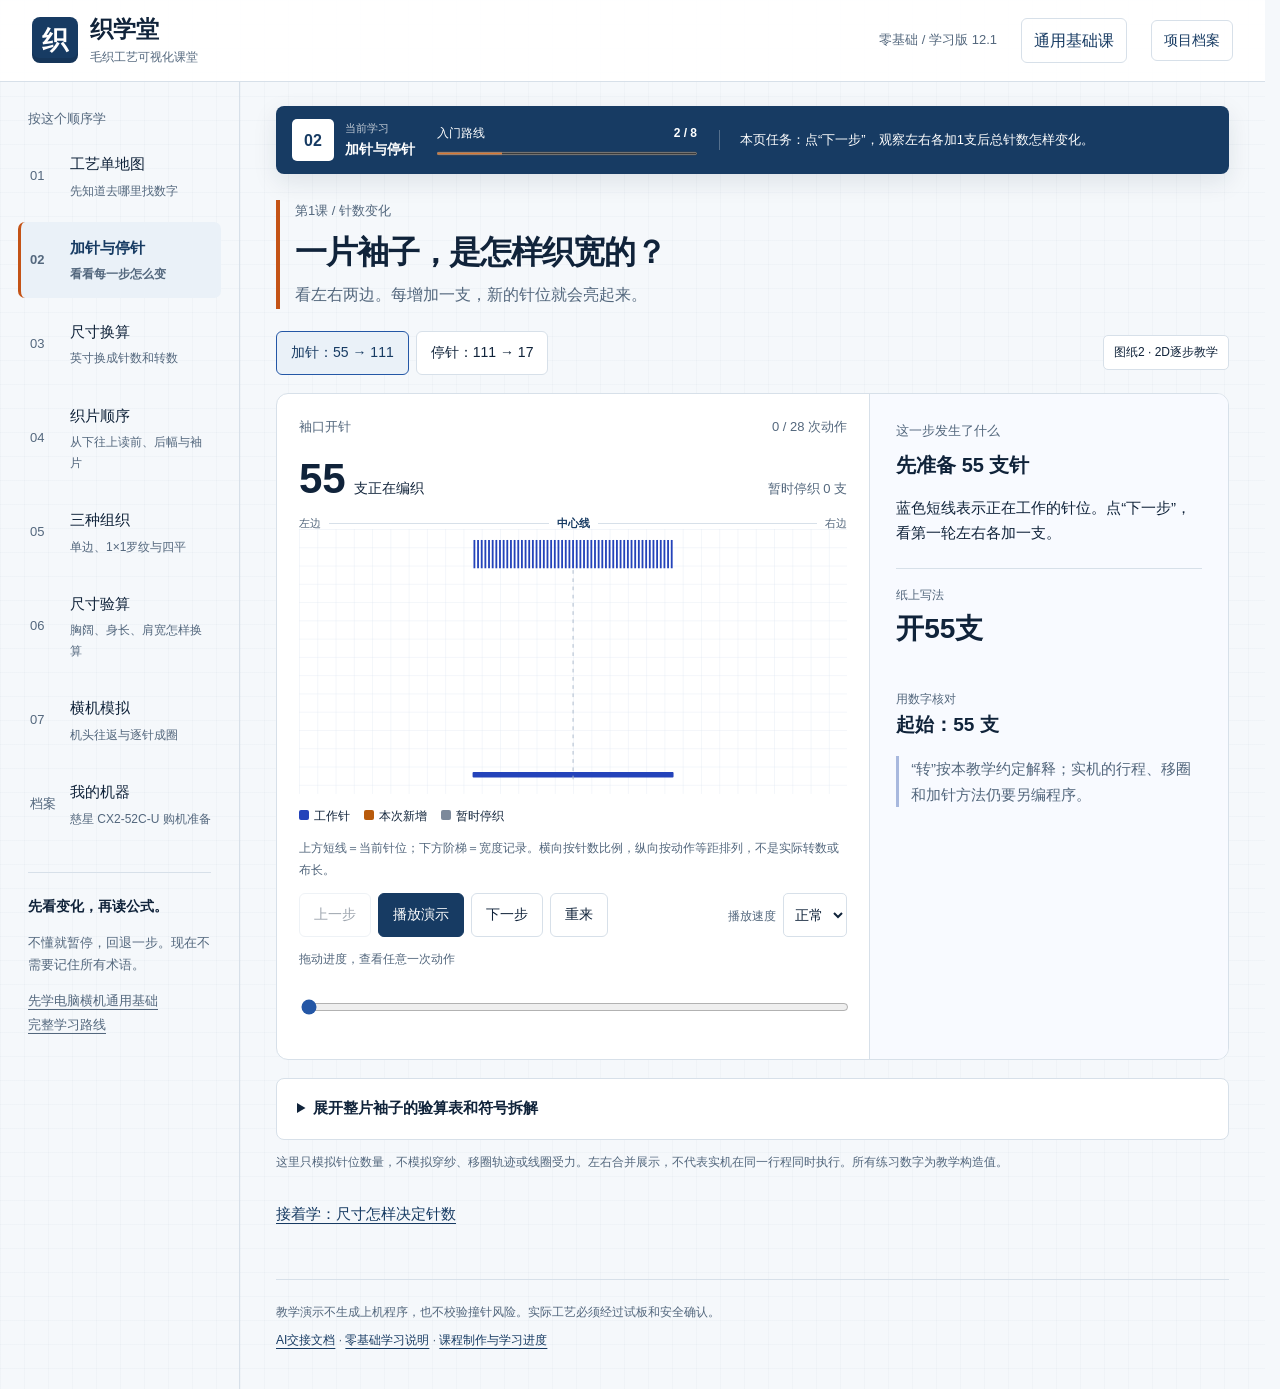
<file: index.html>
<!doctype html>
<html lang="zh-CN"><head><meta charset="utf-8"><meta name="viewport" content="width=device-width,initial-scale=1"><meta name="theme-color" content="#173b63"><title>织学堂 · 毛织可视化课堂</title><meta name="description" content="零基础毛织工艺：干净图纸、组织逐针演示、尺寸人工验算、衣片成形与设备档案。"><link rel="stylesheet" href="./styles.css?v=14"><script src="./app.js?v=14" defer></script><link rel="icon" href="data:image/svg+xml,%3Csvg xmlns='http://www.w3.org/2000/svg' viewBox='0 0 32 32'%3E%3Crect width='32' height='32' rx='7' fill='%23173b63'/%3E%3Cpath d='M7 8v10l5 5 4-5V8m0 10 4 5 5-5V8' fill='none' stroke='white' stroke-width='3'/%3E%3C/svg%3E"></head>
<body><a class="skip" href="#main">跳到课程</a><header><a class="brand" href="#stitches"><b>织</b><span>织学堂<small>毛织工艺可视化课堂</small></span></a><span class="version">零基础 / 学习版 12.1</span><a class="archive-link" href="./universal-course.html">通用基础课</a><a class="archive-link" href="https://github.com/147196421/knitwear-factory-learning">项目档案</a></header>
<div class="shell"><aside class="sidebar"><p class="eyebrow">按这个顺序学</p><nav aria-label="课程目录">
<a href="#map" data-page="map"><span>01</span><div>工艺单地图<small>先知道去哪里找数字</small></div></a>
<a href="#stitches" data-page="stitches"><span>02</span><div>加针与停针<small>看看每一步怎么变</small></div></a>
<a href="#density" data-page="density"><span>03</span><div>尺寸换算<small>英寸换成针数和转数</small></div></a>
<a href="#pieces" data-page="pieces"><span>04</span><div>织片顺序<small>从下往上读前、后幅与袖片</small></div></a>
<a href="#structures" data-page="structures"><span>05</span><div>三种组织<small>单边、1×1罗纹与四平</small></div></a>
<a href="#audit" data-page="audit"><span>06</span><div>尺寸验算<small>胸阔、身长、肩宽怎样换算</small></div></a>
<a href="#simulator" data-page="simulator"><span>07</span><div>横机模拟<small>机头往返与逐针成圈</small></div></a>
<a href="#machine" data-page="machine"><span>档案</span><div>我的机器<small>慈星 CX2-52C-U 购机准备</small></div></a></nav>
<div class="side-note"><strong>先看变化，再读公式。</strong><p>不懂就暂停，回退一步。现在不需要记住所有术语。</p><a href="./universal-course.html">先学电脑横机通用基础</a><br><a href="./CURRICULUM.md">完整学习路线</a></div></aside>
<main id="main"><div class="lesson-toolbar" aria-label="当前学习位置"><div class="lesson-position"><span id="current-number">02</span><div><small>当前学习</small><strong id="current-name">加针与停针</strong></div></div><div class="progress-block"><div><span>入门路线</span><strong id="progress-text">2 / 8</strong></div><progress id="course-progress" max="8" value="2">2 / 8</progress></div><p id="current-task">本页任务：点“下一步”，观察左右各加1支后总针数怎样变化。</p></div>
<section id="stitches" class="page"><div class="heading"><p class="eyebrow">第1课 / 针数变化</p><h1>一片袖子，是怎样织宽的？</h1><p>看左右两边。每增加一支，新的针位就会亮起来。</p></div>
<div class="tabs" aria-label="演示类型"><button data-mode="increase" aria-pressed="true">加针：55 → 111</button><button data-mode="hold" aria-pressed="false">停针：111 → 17</button><span class="tag">图纸2 · 2D逐步教学</span></div>
<div class="workspace"><div class="simulation"><div class="stage-head"><span id="stage-name"></span><span id="step-count"></span></div><div class="readout"><strong id="active-count">55</strong><span>支正在编织</span><span id="held-count"></span></div><div class="orientation" aria-hidden="true"><span>左边</span><i></i><b>中心线</b><i></i><span>右边</span></div>
<svg id="stitch-diagram" viewBox="0 0 600 290" role="img" aria-labelledby="stitch-svg-title"><title id="stitch-svg-title">袖片针数变化</title><defs><pattern id="grid" width="20" height="20" patternUnits="userSpaceOnUse"><path d="M20 0H0V20" fill="none" stroke="#dce5f0" stroke-width=".7"/></pattern></defs><rect width="600" height="290" fill="url(#grid)"/><g id="fabric-rows"></g><line x1="300" y1="45" x2="300" y2="275" stroke="#a7b6c8" stroke-dasharray="4 5"/><g id="needle-row"></g></svg>
<div class="legend"><span><i class="working"></i>工作针</span><span><i class="added"></i>本次新增</span><span><i class="held"></i>暂时停织</span></div><p class="caption">上方短线＝当前针位；下方阶梯＝宽度记录。横向按针数比例，纵向按动作等距排列，不是实际转数或布长。</p>
<div class="player"><div class="row"><button id="previous">上一步</button><button id="play" class="primary">播放演示</button><button id="next">下一步</button><button id="reset">重来</button></div><label>播放速度<select id="speed"><option value="2600">慢速</option><option value="1400" selected>正常</option><option value="700">快速</option></select></label></div><label class="caption" for="timeline">拖动进度，查看任意一次动作</label><input id="timeline" type="range" min="0" max="28" value="0"></div>
<aside class="explain" aria-live="polite"><p class="eyebrow">这一步发生了什么</p><h2 id="action-title"></h2><p id="action-copy"></p><div class="formula"><small>纸上写法</small><strong id="action-code"></strong></div><dl id="code-parts"></dl><div class="equation"><small>用数字核对</small><strong id="equation"></strong></div><p class="notice" id="action-caution"></p></aside></div>
<details><summary>展开整片袖子的验算表和符号拆解</summary>
<section class="notation-decoder" aria-labelledby="notation-title">
  <div class="notation-heading"><div><h2 id="notation-title">先别算减法：三个数字是三个指令</h2><p><code>1-1-2</code>不是算术题，它要按“间隔—每边数量—重复次数”从左往右读。</p></div><div class="notation-picker" role="group" aria-label="选择要拆解的工艺写法"><button data-notation="basic" aria-pressed="true">1-1-2</button><button data-notation="increase" aria-pressed="false">5+1+3</button><button data-notation="hold" aria-pressed="false">1-2-3</button></div></div>
  <div class="notation-rule" aria-label="工艺符号三个数字的含义">
    <span><b id="notation-interval">1</b><small id="notation-interval-copy">每隔1转</small></span><i id="notation-sign-one">−</i><span><b id="notation-amount">1</b><small id="notation-amount-copy">每次每边停1支</small></span><i id="notation-sign-two">−</i><span><b id="notation-times">2</b><small id="notation-times-copy">共重复2次</small></span>
  </div>
  <p id="notation-read" class="notation-read" aria-live="polite">1−1−2读作：每隔1转，左右每边停1支，共做2次。</p>
  <ol id="notation-steps" class="notation-steps" aria-label="逐次工作针数变化"><li><span>开始</span><strong>20支</strong><small>原有工作针</small></li><li class="changed"><span>第1次</span><strong>18支</strong><small>左右各停1支</small></li><li class="changed"><span>第2次</span><strong>16支</strong><small>左右各停1支</small></li></ol>
  <p id="notation-total" class="notation-total">左右合计：1支 × 2次 × 2边 ＝ 4支；工作针−4支。</p>
  <p class="notice"><strong>为什么要乘2？</strong>这张验算表把左、右两边合并计算。如果纸上只标单边，或者工厂规定左右分开执行，就不能自行乘2；第一次看新工艺单必须先确认记法。</p>
</section>
<div class="table-wrap"><table><thead><tr><th>阶段</th><th>纸上写法</th><th>左右合计</th><th>工作针数</th></tr></thead><tbody><tr><td>开针</td><td>开55支</td><td>—</td><td>55</td></tr><tr><td>加针1</td><td>5+1+3</td><td>+6</td><td>61</td></tr><tr><td>加针2</td><td>1+1+7</td><td>+14</td><td>75</td></tr><tr><td>加针3</td><td>2+1+14</td><td>+28</td><td>103</td></tr><tr><td>加针4</td><td>4+1+4</td><td>+8</td><td>111</td></tr><tr><td>停针1</td><td>1-2-3（停针）</td><td>−12</td><td>99</td></tr><tr><td>停针2</td><td>1-3-7（停针）</td><td>−42</td><td>57</td></tr><tr><td>停针3</td><td>1-5-4（停针）</td><td>−40</td><td>17</td></tr></tbody></table></div></details>
<p class="caption">这里只模拟针位数量，不模拟穿纱、移圈轨迹或线圈受力。左右合并展示，不代表实机在同一行程同时执行。所有练习数字为教学构造值。</p><a class="next-lesson" href="#density">接着学：尺寸怎样决定针数</a></section>
<section id="map" class="page" hidden><div class="heading"><p class="eyebrow">第1课 / 工艺单地图</p><h1>拿到纸，先找这四个区域。</h1><p>先看两张干净清稿，再点下面四个区域认识用途。</p></div><section class="clean-sheet-gallery" aria-labelledby="clean-sheet-title"><div class="clean-sheet-intro"><div><h2 id="clean-sheet-title">两张参考图纸的干净教学清稿</h2><p>已去掉手写笔迹和识别信息。点击图片可全屏放大；绿色表示照片较清楚的节点，橙色表示仍待复核。</p></div><span class="tag pending">教学重绘 · 不能直接上机</span></div><div class="clean-sheet-grid"><article><button class="clean-sheet-thumb" data-sheet-preview="./assets/sheet-01-clean.svg" data-sheet-title="参考图纸1 · 教学清稿" aria-label="放大查看参考图纸1教学清稿"><img src="./assets/sheet-01-clean.svg" alt="参考图纸1干净教学清稿，包含前幅、后幅和袖片" loading="lazy"></button><div><strong>图纸1</strong><span>前幅图旁160支／约95转；后幅图旁163支／约94转；袖片55支／约59转。</span><a href="./assets/sheet-01-clean.svg" target="_blank" rel="noopener">新窗口打开原尺寸</a></div></article><article><button class="clean-sheet-thumb" data-sheet-preview="./assets/sheet-02-clean.svg" data-sheet-title="参考图纸2 · 圆领款教学清稿" aria-label="放大查看参考图纸2圆领款教学清稿"><img src="./assets/sheet-02-clean.svg" alt="参考图纸2圆领款干净教学清稿，包含前幅、后幅和袖片" loading="lazy"></button><div><strong>图纸2 · 圆领款</strong><span>前幅154支／约79转；后幅150支／约77转；袖片55支／约73转。</span><a href="./assets/sheet-02-clean.svg" target="_blank" rel="noopener">新窗口打开原尺寸</a></div></article></div></section><p class="notice"><strong>新增：</strong><a href="./sheet-reading-guide.html">打开两张图纸逐区精读课</a>，从表头、尺寸、前后幅、袖片一直讲到55→111→17的完整验算。</p><div class="workspace"><div class="sheet"><button data-zone="identity">① 身份与版本<small>款式 · 尺码 · 日期 · 改版</small></button><button data-zone="size">② 尺寸与密度<small>目标尺寸<br>横密 / 纵密<br>英寸或厘米</small></button><button data-zone="shape">③ 织片工艺<small>前幅 / 后幅 / 袖片<br>开针、身段、肩领<br>5+1+3</small></button><button data-zone="yarn">④ 纱线与用量<small>纱线规格 · 合股数 · 颜色 · 重量</small></button></div><div class="explain" aria-live="polite"><p class="eyebrow">先回答一个问题</p><h2 id="zone-title"></h2><p id="zone-copy"></p><p class="notice" id="zone-tip"></p><a href="#stitches">去看针数变化</a></div></div><details><summary>“支”和“转”是不是永远一个意思？</summary><p>织片旁的“支”通常是针数；纱线名称中的“支”可能是纱支，不能混用。“转”的计数约定可能随工厂、组织和系统变化，不要直接当成机头单程次数，也不能直接等同程序行号。</p></details><div class="process"><h2>工艺单到成衣，还要经过什么？</h2><ol><li><strong>算工艺</strong><span>尺寸、样片密度、针数和转数</span></li><li><strong>电脑制版</strong><span>把工艺编成针法与机器动作</span></li><li><strong>试织修正</strong><span>试片、洗水、量尺寸、修改</span></li><li><strong>后整理</strong><span>按款式缝盘、整烫、检验</span></li></ol></div></section>
<section id="density" class="page" hidden><div class="heading"><p class="eyebrow">第2课 / 尺寸换算</p><h1>宽度不变，密度越大，针数越多。</h1><p>先动“横向密度”滑块：外框不变，里面的格子变密。</p></div><div class="workspace"><div class="simulation"><div class="stage-head"><span>矩形试片计算模型</span><span>非完整衣片工艺</span></div><div class="density-field"><div id="density-fabric"><span id="density-badge"></span></div></div><div class="results" aria-live="polite"><div><small>横向基础针数</small><strong id="stitch-result"></strong><small id="stitch-formula"></small></div><div><small>纵向基础转数</small><strong id="course-result"></strong><small id="course-formula"></small></div></div><p class="caption">网格表示密度变化，每格不等于一根真实织针。只演示同一组织、同一测量状态的矩形区域。</p></div><div class="explain inputs"><label for="width">试片宽度 <output id="width-out"></output></label><input id="width" type="range" min="14" max="24" step=".5" value="18"><label for="gauge">横向密度 <output id="gauge-out"></output></label><input id="gauge" type="range" min="6" max="12" step=".1" value="9"><label for="length">试片长度 <output id="length-out"></output></label><input id="length" type="range" min="16" max="28" step=".5" value="20"><label for="courses">纵向密度 <output id="courses-out"></output></label><input id="courses" type="range" min="3" max="8" step=".1" value="4.5"><button id="reset-density">恢复教学值</button><p class="notice">1英寸＝2.54厘米。胸阔常指平铺宽度，不是绕身体一圈的胸围；先核对量法。</p></div></div><details><summary>算出162支，为什么示例工艺值是166支？</summary><p>162是18×9的基础值；166是用于比较的假定工艺值，多出的4支不能凭空认定为缝耗。还需核对边针、缝盘、组织循环及试板结果。</p><p>如果用洗后样片密度和洗后成衣尺寸，不要再机械地重复补偿缩率。罗纹、身段密度不同时应分段计算，不能把整件身长都乘一个密度。</p></details><div class="practice"><h2>试着判断</h2><p>18英寸 × 9支/英寸，直接计算得到多少支？</p><div class="row"><button data-answer="150">150支</button><button data-answer="162">162支</button><button data-answer="166">166支</button></div><p id="quiz-feedback" aria-live="polite">先自己算，再选答案。</p></div><a class="next-lesson" href="#pieces">接着学：从哪里开始读织片</a></section>
<section id="pieces" class="page" hidden><div class="heading"><p class="eyebrow">第3课 / 阅读顺序</p><h1>从起底处，沿织片向上读。</h1><p>选择一片，再播放分段。高亮处就是当前读到的位置。</p></div><div class="tabs" aria-label="选择织片"><button data-piece="front" aria-pressed="true">前幅</button><button data-piece="back" aria-pressed="false">后幅</button><button data-piece="sleeve" aria-pressed="false">袖片</button></div><div class="workspace"><div class="simulation"><div class="stage-head"><span id="piece-name"></span><span id="piece-step"></span></div><svg id="piece-diagram" viewBox="0 0 360 360" role="img" aria-labelledby="piece-svg-title"><title id="piece-svg-title">织片分段阅读</title><defs><clipPath id="piece-clip"><path id="piece-clip-path"/></clipPath></defs><path id="piece-outline" fill="#e6edf7" stroke="#a3b2c7" stroke-width="2"/><g clip-path="url(#piece-clip)"><rect id="piece-highlight" x="60" width="240" fill="#4967d8"/></g><path d="M32 320V55m-7 12 7-12 7 12" fill="none" stroke="#2443ba" stroke-width="2"/><text x="15" y="342" fill="#45586f" font-size="14">阅读方向</text></svg><div class="row"><button id="piece-prev">上一段</button><button id="piece-play" class="primary">播放分段</button><button id="piece-next">下一段</button></div><p class="caption">常见由下往上分片编织的示意；轮廓不按实际尺寸，横织或特殊起织方式不适用。</p></div><div class="explain" aria-live="polite"><p class="eyebrow">当前读到</p><h2 id="piece-title"></h2><p id="piece-copy"></p><ol id="piece-stages"></ol><p class="notice">肩斜与领窝可能交叉进行；袖片的袖山不是身片的肩领。</p></div></div><a class="next-lesson" href="#structures">接着学：单边、罗纹和四平有什么不同</a></section>
<section id="structures" class="page" hidden>
  <div class="heading"><p class="eyebrow">第5课 / 组织结构</p><h1>针数一样，织法不同，布也完全不同。</h1><p>先选一种组织，再按“下一针”。橙色针位表示这一刻正在成圈，蓝色线圈表示已经完成。</p></div>
  <div class="structure-tabs" role="group" aria-label="选择针织组织">
    <button data-knit-structure="jersey" aria-pressed="true"><strong>单边</strong><span>只看前床连续工作</span></button>
    <button data-knit-structure="rib" aria-pressed="false"><strong>1×1罗纹</strong><span>前1针、后1针交替</span></button>
    <button data-knit-structure="full" aria-pressed="false"><strong>四平概念</strong><span>前后床都参与</span></button>
  </div>
  <div class="structure-workspace">
    <section class="structure-machine" aria-labelledby="structure-machine-title">
      <div class="stage-head"><span id="structure-machine-title">前后针床逐针演示</span><span id="structure-progress">第1 / 32针</span></div>
      <div class="structure-readout" aria-live="polite"><strong id="structure-name">单边</strong><span id="structure-direction">机头：左 → 右</span><span id="structure-current">前床第1针</span></div>
      <svg id="structure-svg" viewBox="0 0 760 500" role="img" aria-labelledby="structure-svg-title structure-svg-desc">
        <title id="structure-svg-title">单边组织逐针成圈示意</title><desc id="structure-svg-desc">前后针床共8个教学针位，显示当前工作针和已经形成的线圈。</desc>
        <rect width="760" height="500" class="structure-bg"/><path d="M70 180H690M70 285H690" class="structure-rail"/>
        <text x="30" y="145" class="structure-bed-label">后床</text><text x="30" y="335" class="structure-bed-label">前床</text>
        <g id="structure-rear-needles"></g><g id="structure-front-needles"></g><g id="structure-loops"></g>
        <g id="structure-carriage" class="structure-carriage"><path d="M0 45h132l18 48H-18Z"/><rect x="-28" y="88" width="188" height="60" rx="7"/><text x="66" y="126" text-anchor="middle">机头</text></g>
        <path id="structure-yarn" d="M380 10C310 34 130 60 116 230" class="structure-yarn"/>
        <path d="M82 418H678" class="structure-baseline"/><text x="380" y="468" text-anchor="middle" class="structure-footnote">同样8个逻辑针位，只比较前后针床怎样参与；不代表实际幅宽</text>
      </svg>
      <ol class="structure-step-track" aria-label="四行学习进度"><li data-structure-row="0"><b>第1行</b><span>建立第一排线圈</span></li><li data-structure-row="1"><b>第2行</b><span>机头反向</span></li><li data-structure-row="2"><b>第3行</b><span>继续形成组织</span></li><li data-structure-row="3"><b>第4行</b><span>观察稳定结构</span></li></ol>
      <div class="structure-controls"><div class="row"><button id="structure-prev">上一针</button><button id="structure-play" class="primary">播放逐针动画</button><button id="structure-next">下一针</button><button id="structure-reset">从头看</button></div><label>速度<select id="structure-speed"><option value="900">慢速学习</option><option value="520" selected>正常学习</option><option value="240">快速浏览</option></select></label></div>
      <label class="caption" for="structure-timeline">拖动进度：4行 × 每行8个逻辑针位</label><input id="structure-timeline" type="range" min="0" max="31" value="0">
    </section>
    <aside class="structure-teacher" aria-live="polite"><p class="eyebrow">老师现在只讲一个区别</p><h2 id="structure-short">前床连续成圈</h2><p id="structure-plain"></p><dl><div><dt>纸上怎么看</dt><dd id="structure-paper"></dd></div><div><dt>机器在做什么</dt><dd id="structure-machine-copy"></dd></div><div><dt>这一针怎样核对</dt><dd id="structure-check"></dd></div></dl><div class="structure-properties" id="structure-properties"></div><p class="notice">这是帮助理解前、后针床参与方式的概念模型，不是慈星正式程序。“四平”的具体叫法和走针必须按实际工厂、控制系统与试片确认。</p></aside>
  </div>
  <section class="structure-compare" aria-labelledby="structure-compare-title"><h2 id="structure-compare-title">先记住：组织变了，密度必须重做</h2><div class="table-wrap"><table><thead><tr><th>组织</th><th>前后针床</th><th>常见手感方向</th><th>能否直接套用单边密度</th></tr></thead><tbody><tr><td>单边</td><td>本模型前床工作</td><td>较薄，正反面不同</td><td><strong>它自己就是比较基准</strong></td></tr><tr><td>1×1罗纹</td><td>前后床针位交替</td><td>横向弹性明显</td><td><strong>不能</strong>，要单独织试片</td></tr><tr><td>四平概念</td><td>前后床都参与</td><td>通常更厚实</td><td><strong>不能</strong>，要确认具体组织再试片</td></tr></tbody></table></div></section>
  <section class="structure-quiz"><h2>一分钟检查</h2><p>纸上身段是单边，下摆是1×1罗纹。身段的9支/英寸能直接拿来算下摆吗？</p><div class="row"><button data-structure-answer="yes">可以，针数一样就行</button><button data-structure-answer="no">不可以，要用罗纹试片密度</button></div><p id="structure-feedback" aria-live="polite">先选答案，再看原因。</p></section>
  <a class="next-lesson" href="#audit">接着学：胸阔、身长和肩宽怎样验算</a>
</section>
<section id="audit" class="page" hidden>
  <div class="heading"><p class="eyebrow">第6课 / 尺寸人工验算</p><h1>先统一量法和单位，再把尺寸换成针数。</h1><p>页面使用构造教学值。先按默认值完整算一遍，再故意把“胸阔”改成“胸围”，观察为什么要先除以2。</p></div>
  <div class="audit-layout">
    <form id="audit-form" class="audit-form" novalidate>
      <div id="audit-errors" class="audit-errors" role="alert" tabindex="-1" hidden><h2>有几项不能计算</h2><ul id="audit-error-list"></ul></div>
      <fieldset><legend>第一组：成衣目标尺寸</legend>
        <div class="audit-fields two"><label for="audit-measurement">胸部量法<select id="audit-measurement"><option value="flat">胸阔（平铺一片）</option><option value="circumference">胸围（绕一圈）</option></select><small>胸围换算单片胸阔时要先除以2。</small></label><label for="audit-unit">尺寸单位<select id="audit-unit"><option value="in">英寸</option><option value="cm">厘米</option></select><small>密度仍按每英寸记录，厘米会先除以2.54。</small></label></div>
        <div class="audit-fields three"><label for="audit-chest">胸部尺寸<input id="audit-chest" type="number" value="18" min="1" step="0.1" inputmode="decimal" aria-describedby="audit-chest-help audit-chest-error"><small id="audit-chest-help">默认18英寸胸阔。</small><span id="audit-chest-error" class="field-error"></span></label><label for="audit-length">身长<input id="audit-length" type="number" value="24" min="1" step="0.1" inputmode="decimal" aria-describedby="audit-length-error"><span id="audit-length-error" class="field-error"></span></label><label for="audit-shoulder">单边肩宽<input id="audit-shoulder" type="number" value="5.5" min="0.5" step="0.1" inputmode="decimal" aria-describedby="audit-shoulder-error"><span id="audit-shoulder-error" class="field-error"></span></label></div>
      </fieldset>
      <fieldset><legend>第二组：对应组织的洗后试片</legend>
        <div class="audit-fields two"><label for="audit-stitch-gauge">横密（支/英寸）<input id="audit-stitch-gauge" type="number" value="9" min="1" step="0.1" inputmode="decimal" aria-describedby="audit-stitch-gauge-help audit-stitch-gauge-error"><small id="audit-stitch-gauge-help">宽度计算只用横密。</small><span id="audit-stitch-gauge-error" class="field-error"></span></label><label for="audit-course-gauge">纵密（转/英寸）<input id="audit-course-gauge" type="number" value="4.5" min="1" step="0.1" inputmode="decimal" aria-describedby="audit-course-gauge-help audit-course-gauge-error"><small id="audit-course-gauge-help">长度计算只用纵密。</small><span id="audit-course-gauge-error" class="field-error"></span></label></div>
      </fieldset>
      <fieldset><legend>第三组：工艺修正规则</legend>
        <div class="audit-fields two"><label for="audit-edge">每边边针<input id="audit-edge" type="number" value="2" min="0" max="10" step="1" inputmode="numeric" aria-describedby="audit-edge-error"><span id="audit-edge-error" class="field-error"></span></label><label for="audit-repeat">组织循环倍数<input id="audit-repeat" type="number" value="2" min="1" max="24" step="1" inputmode="numeric" aria-describedby="audit-repeat-help audit-repeat-error"><small id="audit-repeat-help">例如1×1罗纹常先检查2针循环；正式规则按组织确认。</small><span id="audit-repeat-error" class="field-error"></span></label></div>
      </fieldset>
      <div class="audit-actions"><button type="submit" class="primary">重新验算全部结果</button><button id="audit-reset" type="button">恢复教学值</button></div>
      <p class="notice">这里把边针和组织循环分开显示，只用于学习算法。缝耗、缩率、度目和真实工艺修正不能在没有样片与量法说明时随便补入。</p>
    </form>
    <section class="audit-visual" aria-labelledby="audit-visual-title"><div class="stage-head"><span id="audit-visual-title">尺寸在线条上的位置</span><span>前幅教学轮廓</span></div>
      <svg viewBox="0 0 520 590" role="img" aria-labelledby="audit-svg-title audit-svg-desc"><title id="audit-svg-title">胸阔、身长和单边肩宽位置图</title><desc id="audit-svg-desc">前幅轮廓上用三条尺寸线标出平铺胸阔、身长和单边肩宽。</desc><defs><pattern id="audit-grid" width="20" height="20" patternUnits="userSpaceOnUse"><path d="M20 0H0V20" fill="none" stroke="#dbe5ec" stroke-width="1"/></pattern></defs><rect width="520" height="590" fill="url(#audit-grid)"/><path d="M120 520V230L165 178L178 92H220Q260 126 300 92H342L355 178L400 230V520Z" class="audit-piece"/><path d="M126 330H394m-14-9 14 9-14 9M140 321l-14 9 14 9" class="audit-dimension"/><text id="audit-chest-label" x="260" y="315" text-anchor="middle">胸阔18.00英寸</text><path d="M88 520V92m-9 15 9-15 9 15M79 505l9 15 9-15" class="audit-dimension"/><text id="audit-length-label" x="68" y="308" text-anchor="middle" transform="rotate(-90 68 308)">身长24.00英寸</text><path d="M178 68H220m-12-9 12 9-12 9M190 59l-12 9 12 9" class="audit-dimension"/><text id="audit-shoulder-label" x="199" y="48" text-anchor="middle">单边肩宽5.50英寸</text><text x="260" y="558" text-anchor="middle" class="audit-svg-note">先认清量哪里，再做乘法</text></svg>
      <div class="audit-result-grid" aria-live="polite"><div><small>平铺胸阔</small><strong id="audit-flat-result">18.00英寸</strong></div><div><small>基础针数</small><strong id="audit-base-result">162支</strong></div><div class="final"><small>修正后工艺针数</small><strong id="audit-final-result">166支</strong></div><div><small>身长转数</small><strong id="audit-course-result">108转</strong></div><div><small>单边肩针</small><strong id="audit-shoulder-result">50支</strong></div></div>
    </section>
  </div>
  <section class="audit-workings" aria-labelledby="audit-workings-title"><div class="stage-head"><span id="audit-workings-title">四步验算工作台</span><span>点步骤查看公式</span></div><ol class="audit-steps"><li><button data-audit-step="0" aria-current="step"><b>1</b><span>统一量法和单位</span><small id="audit-step-one">18英寸胸阔</small></button></li><li><button data-audit-step="1"><b>2</b><span>算基础针数/转数</span><small id="audit-step-two">18×9＝162支</small></button></li><li><button data-audit-step="2"><b>3</b><span>加边针、凑循环</span><small id="audit-step-three">162+4＝166支</small></button></li><li><button data-audit-step="3"><b>4</b><span>用结果反算尺寸</span><small id="audit-step-four">(166−4)÷9＝18英寸</small></button></li></ol><div class="audit-teacher" aria-live="polite"><p class="eyebrow">老师讲这一步</p><h2 id="audit-stage-title">先确认18是胸阔，不是胸围</h2><p id="audit-stage-copy"></p><div class="audit-equation"><small>当前公式</small><strong id="audit-stage-formula"></strong></div><p id="audit-stage-check" class="notice"></p></div></section>
  <section class="audit-reverse" aria-labelledby="audit-reverse-title"><h2 id="audit-reverse-title">反算结果：数字能不能回到目标尺寸？</h2><div><span>胸阔<strong id="audit-reverse-chest">18.00英寸</strong></span><span>身长<strong id="audit-reverse-length">24.00英寸</strong></span><span>单边肩宽<strong id="audit-reverse-shoulder">5.56英寸</strong></span></div><p id="audit-rounding-note">肩宽49.5支只能取整为50支，所以反算会出现很小差值；需要通过试板决定接受还是调整。</p></section>
  <section class="audit-quiz"><h2>找出最危险的错误</h2><p>尺寸表写“胸围36英寸”，横密9支/英寸。若直接算36×9＝324支，错在哪里？</p><div class="row"><button data-audit-answer="gauge">横密应该改成纵密</button><button data-audit-answer="half">胸围没有先除以2得到平铺胸阔</button><button data-audit-answer="unit">英寸应该再乘2.54</button></div><p id="audit-quiz-feedback" aria-live="polite">先选答案。</p></section>
  <a class="next-lesson" href="#simulator">接着看：验算后的针数怎样逐转形成衣片</a>
</section>
<section id="simulator" class="page" hidden>
  <div class="heading"><p class="eyebrow">第7课 / 横机动作实验室</p><h1>一张图纸，怎样一转一转织成衣片？</h1><p>先在第2层选“图纸→衣片”，从零播放；再用另外三层理解针位、成圈和实机对应。</p></div>
  <div class="sim-layer-tabs" role="tablist" aria-label="横机模拟四层">
    <button id="sim-tab-needle" data-sim-layer="needle" role="tab" aria-controls="sim-panel-needle" aria-selected="false">1 · 2D针位</button>
    <button id="sim-tab-row" data-sim-layer="row" role="tab" aria-controls="sim-panel-row" aria-selected="true">2 · 2.5D成圈</button>
    <button id="sim-tab-bed" data-sim-layer="bed" role="tab" aria-controls="sim-panel-bed" aria-selected="false">3 · 前后针床</button>
    <button id="sim-tab-mapping" data-sim-layer="mapping" role="tab" aria-controls="sim-panel-mapping" aria-selected="false">4 · 慈星对应</button>
  </div>
  <div id="sim-panel-needle" data-sim-panel="needle" role="tabpanel" aria-labelledby="sim-tab-needle" hidden>
    <div class="sim-panel"><div><div class="stage-head"><span>第1层 · 针位数量</span><span>先分清工作与停织</span></div><div id="level1-row" class="level1-row" role="img" aria-label="14根织针状态示意"></div><div class="row"><button data-needle-state="working" aria-pressed="true">全部工作</button><button data-needle-state="added" aria-pressed="false">左右加针</button><button data-needle-state="held" aria-pressed="false">两边停织</button></div></div><aside class="sim-teacher"><p class="eyebrow">老师先讲白话</p><h2>颜色代表针现在做什么</h2><p id="level1-copy" aria-live="polite"></p><p class="notice">这一层只讲针位数量，不表示针舌、纱嘴和机头的实际轨迹。</p></aside></div>
  </div>
  <div id="sim-panel-row" data-sim-panel="row" role="tabpanel" aria-labelledby="sim-tab-row">
    <div id="sim-workspace" class="sim-panel sim-row-layout"><div class="sim-machine-wrap"><div class="stage-head"><span id="sim-row">第 1 / 4 行</span><span id="sim-step">1 / 128</span></div>
      <div class="machine-view-switch" role="group" aria-label="选择观察视角"><button data-machine-view="garment" aria-pressed="true">图纸→衣片</button><button data-machine-view="real" aria-pressed="false">整机动作</button><button data-machine-view="inside" aria-pressed="false">单针特写</button></div><p id="sim-view-note" class="sim-view-note">先看图纸怎样变成衣片：实机上的织片从针床向下悬挂，方向与纸上从下往上阅读相反。</p>
      <div id="real-machine-view" class="machine-viewport" hidden><svg id="real-machine" viewBox="0 0 820 480" width="820" height="480" role="img" aria-labelledby="real-machine-title real-machine-desc"><title id="real-machine-title">慈星CX2-52C-U整机教学复原动画</title><desc id="real-machine-desc">参考实拍外观绘制的教学模型，显示纱架、纱筒、显示屏、透明护罩、机头、纱嘴、针床和逐行增长的织片。</desc><defs><linearGradient id="real-body" x1="0" y1="0" x2="0" y2="1"><stop offset="0" stop-color="#f5f7f8"/><stop offset="1" stop-color="#c8d0d5"/></linearGradient><linearGradient id="real-guard" x1="0" y1="0" x2="1" y2="1"><stop offset="0" stop-color="#e7f5f7" stop-opacity=".62"/><stop offset=".55" stop-color="#f7ffff" stop-opacity=".2"/><stop offset="1" stop-color="#9fc0c8" stop-opacity=".48"/></linearGradient><linearGradient id="real-floor" x1="0" y1="0" x2="0" y2="1"><stop offset="0" stop-color="#edf3f3"/><stop offset="1" stop-color="#d9e7e1"/></linearGradient><clipPath id="real-knit-window"><rect x="137" y="282" width="546" height="108" rx="5"/></clipPath></defs><rect width="820" height="480" fill="url(#real-floor)"/><path d="M0 420H820" class="real-floor-line"/><g class="real-yarn-rack"><path d="M80 126V28M740 126V28M66 31H754M92 72H728"/><g class="real-feeders"><rect x="112" y="22" width="42" height="20" rx="5"/><rect x="180" y="22" width="42" height="20" rx="5"/><rect x="248" y="22" width="42" height="20" rx="5"/><rect x="530" y="22" width="42" height="20" rx="5"/><rect x="598" y="22" width="42" height="20" rx="5"/><rect x="666" y="22" width="42" height="20" rx="5"/></g></g><g class="real-cones"><path d="M145 119l12-58h35l12 58z"/><path d="M220 119l12-58h35l12 58z"/><path d="M296 119l12-58h35l12 58z"/><path d="M527 119l12-58h35l12 58z"/><path d="M603 119l12-58h35l12 58z"/></g><path id="real-yarn" d="M325 67 C380 82,170 130,188 247" class="real-yarn-line"/><path d="M83 145Q83 126 106 126H714Q737 126 737 145L763 384Q765 410 738 410H82Q55 410 58 384Z" fill="url(#real-body)" class="real-body-shell"/><path d="M116 157Q116 142 134 142H686Q704 142 706 157L724 304H97Z" fill="url(#real-guard)" class="real-guard"/><path d="M118 277H704L724 304H97Z" class="real-bed"/><path d="M126 290H695" class="real-needle-line"/><g id="real-carriage" transform="translate(135 0)"><path d="M5 207l18-43h93l18 43z" class="real-carriage-top"/><rect x="0" y="202" width="139" height="72" rx="8" class="real-carriage-front"/><rect x="14" y="216" width="111" height="12" rx="5" class="real-carriage-slot"/><text x="69" y="258" text-anchor="middle">机头</text></g><g id="real-carrier" transform="translate(188 0)"><path d="M0 226v61" class="real-carrier-stem"/><circle cx="0" cy="287" r="7" class="real-carrier-eye"/></g><g clip-path="url(#real-knit-window)"><path id="real-knit-line" d="M140 302H188" class="real-knit-line"/><polygon id="real-fabric" points="145 306,675 306,665 314,155 314" class="real-fabric"/></g><g class="real-screen"><path d="M492 129v-26h71v26"/><rect x="474" y="82" width="108" height="74" rx="5"/><rect x="485" y="92" width="86" height="51" rx="2" class="real-screen-face"/><path d="M497 105h44M497 116h59M497 127h33"/></g><g class="real-handles"><circle cx="325" cy="230" r="13"/><circle cx="495" cy="230" r="13"/></g><path d="M91 338H728" class="real-safety-bar"/><circle cx="665" cy="338" r="16" class="real-stop"/><text x="104" y="382" class="real-logo">CIXING</text><text x="646" y="382" class="real-model">CX2-52C-U</text><g class="real-legs"><path d="M116 410v43h54v-43M650 410v43h54v-43"/><path d="M94 453h98M628 453h98"/></g><g class="real-labels"><text x="68" y="20">顶部纱架与送纱器</text><text x="712" y="169">透明护罩</text><text x="690" y="289">针床</text><text x="690" y="326">织片向下</text></g></svg><p class="real-disclaimer">依据实拍外观制作的教学复原，不代表厂家结构图、控制程序或精确机械尺寸。</p></div>
      <div id="internal-machine-view" class="machine-viewport" hidden><p class="sim-mobile-hint">看图中橙色织针；当前针的四个动作会在图下同步高亮。</p><svg id="sim-machine" viewBox="0 0 760 440" width="760" height="440" role="img" aria-labelledby="sim-machine-title sim-machine-desc"><title id="sim-machine-title">电脑横机逐针成圈2.5D教学模型</title><desc id="sim-machine-desc">机头带着纱嘴左右移动，八根织针依次完成上升、垫纱、脱圈和形成新线圈。</desc>
        <path id="sim-direction-arrow" class="sim-arrow" d="M150 34 H605 M590 22 L607 34 L590 46"/><text x="378" y="25" text-anchor="middle" class="sim-svg-label">机头本行运行方向</text>
        <path d="M104 292 L620 292 L674 330 L82 330 Z" class="needle-bed-surface"/><path d="M82 330 L674 330 L650 352 L106 352 Z" class="needle-bed-edge"/>
        <g id="sim-needles"></g><polygon id="sim-fabric" points="112 342,632 342,610 350,134 350" class="sim-fabric"/><g id="sim-loops"></g>
        <g class="yarn-cone"><path d="M48 85 L78 85 L88 158 L38 158 Z"/><path d="M52 75 Q63 62 76 75"/><text x="63" y="181" text-anchor="middle">纱筒</text></g><path id="sim-yarn" d="M74 62 C96 34,116 44,142 130" class="sim-yarn"/>
        <g id="sim-carriage" transform="translate(88 50)"><path d="M8 52 L22 10 H86 L100 52 Z" class="carriage-body"/><rect x="0" y="50" width="108" height="56" rx="7" class="carriage-front"/><text id="sim-carriage-label" x="54" y="83" text-anchor="middle">机头 →</text></g>
        <g id="sim-carrier" transform="translate(142 0)"><path d="M0 112 V155" class="carrier-stem"/><circle cx="0" cy="157" r="7" class="carrier-eye"/><text x="12" y="130">纱嘴</text></g>
        <text x="378" y="424" text-anchor="middle" class="sim-svg-label">教学缩减为8针；真实机器针数更多，动作由程序和机头机构控制</text>
      </svg></div>
      <div id="garment-machine-view" class="machine-viewport garment-builder"><div class="garment-pickers"><div><span>第一步：选择图纸</span><div class="row"><button data-garment-sheet="sheet1" aria-pressed="true">图纸1</button><button data-garment-sheet="sheet2" aria-pressed="false">图纸2 · 圆领</button></div></div><div><span>第二步：选择衣片</span><div class="row"><button data-garment-piece="front" aria-pressed="true">前幅</button><button data-garment-piece="back" aria-pressed="false">后幅</button><button data-garment-piece="sleeve" aria-pressed="false">袖片</button></div></div></div><div class="garment-readout" aria-live="polite"><strong id="garment-stage">起底与开针</strong><span id="garment-course">第0 / 95转</span><span id="garment-stitches">当前约160支</span></div>
      <div class="garment-lesson-grid"><section class="garment-paper" aria-labelledby="garment-paper-heading"><div class="stage-head"><span id="garment-paper-heading">纸上版图</span><span>从下往上读</span></div><svg viewBox="0 0 260 320" role="img" aria-labelledby="garment-paper-title garment-paper-desc"><title id="garment-paper-title">当前衣片的纸上版图进度</title><desc id="garment-paper-desc">用直立衣片轮廓显示纸上从下往上的阅读进度。</desc><defs><clipPath id="garment-paper-clip"><path id="garment-paper-clip-path"/></clipPath></defs><path id="garment-paper-outline" class="garment-paper-outline"/><rect id="garment-paper-progress" x="25" y="295" width="210" height="0" clip-path="url(#garment-paper-clip)"/><path d="M18 292V35m-8 14 8-14 8 14" class="garment-paper-arrow"/><text x="34" y="310">开针／下摆</text><text x="155" y="24">肩领／袖山</text></svg><p>纸上向上读；右边实机画面中，织片却从针床向下挂。</p></section><section class="garment-teacher" aria-live="polite"><div class="garment-teacher-head"><span id="garment-evidence" class="evidence concept">教学推演过程</span><span id="garment-direction-text">本转方向：左→右</span></div><h2 id="garment-action">开针约163支</h2><p id="garment-reason"></p><dl><div><dt>纸上是什么意思</dt><dd id="garment-paper-copy"></dd></div><div><dt>机器现在做什么</dt><dd id="garment-machine-copy"></dd></div><div><dt>这一转怎样核对</dt><dd id="garment-equation"></dd></div></dl></section></div>
      <div><p class="garment-stage-label">第三步：点一个阶段学习，橙色表示当前阶段</p><div id="garment-stage-list" class="garment-stage-list" aria-label="衣片工艺阶段"></div></div>
      <div class="garment-machine-heading"><strong>实机悬挂演示</strong><span>新转在上，旧织片向下</span></div><svg id="garment-machine" viewBox="0 0 820 540" width="820" height="540" role="img" aria-labelledby="garment-title garment-desc"><title id="garment-title">工艺图纸驱动的衣片成形教学动画</title><desc id="garment-desc">机头逐行往返，织片从针床向下悬挂并逐渐形成前幅、后幅或袖片轮廓。</desc><rect width="820" height="540" class="garment-bg"/><g class="garment-head"><path d="M92 90H728L752 125H68Z"/><path d="M82 124H738"/><g id="garment-carriage" transform="translate(105 0)"><path d="M8 84l18-38h116l18 38z"/><rect x="0" y="80" width="168" height="70" rx="8"/><text x="84" y="125" text-anchor="middle">机头</text></g><g id="garment-carrier" transform="translate(190 0)"><path d="M0 126v42"/><circle cx="0" cy="169" r="7"/></g></g><path id="garment-yarn" d="M410 20C360 42 210 74 190 169"/><g id="garment-rows"></g><path d="M410 170V505" class="garment-center"/><g class="garment-direction"><text x="70" y="26">实机悬挂方向：新织的一转始终靠近针床，旧织片被向下牵拉</text><path d="M762 162v92m-10-15 10 16 10-16"/></g></svg><div class="garment-controls"><div class="row"><button id="garment-prev">上一转</button><button id="garment-play" class="primary">播放到完成</button><button id="garment-stage-play">播放到下一阶段</button><button id="garment-next">下一转</button><button id="garment-reset">从零开始</button></div><label>播放速度<select id="garment-speed"><option value="800">慢速学习</option><option value="420" selected>正常学习</option><option value="150">快速浏览</option></select></label></div><label class="caption" for="garment-timeline">第四步：拖动时间轴，逐转检查从开针到完成</label><input id="garment-timeline" type="range" min="0" max="94" value="0"><p id="garment-source" class="garment-source"></p><p class="notice">这些是从照片中可辨认内容转录出的教学模型。模糊、冲突或缺失的细节没有擅自补成生产工艺；正式制版前必须对照清晰原纸逐项复核。</p></div>
      <div id="loop-controls"><div class="sim-readout" aria-live="polite"><strong id="sim-direction">机头：左 → 右</strong><span id="sim-needle">当前：第1针</span><span id="sim-phase">1 / 4 · 针上升</span></div><ol class="sim-phase-track" aria-label="当前织针的四个成圈动作"><li data-sim-phase="0"><b>1</b><span>上针开舌</span></li><li data-sim-phase="1"><b>2</b><span>纱嘴垫纱</span></li><li data-sim-phase="2"><b>3</b><span>下降脱圈</span></li><li data-sim-phase="3"><b>4</b><span>形成新圈</span></li></ol>
      <div class="player"><div class="row"><button id="sim-prev">上一步</button><button id="sim-play" class="primary">播放逐针动画</button><button id="sim-next">下一步</button><button id="sim-reset">重来</button></div><label>速度<select id="sim-speed"><option value="1100">慢速</option><option value="650" selected>正常</option><option value="350">快速</option></select></label></div>
      <label class="caption" for="sim-timeline">拖动查看4行、每行8针、每针4个动作</label><input id="sim-timeline" type="range" min="0" max="127" value="0"></div>
    </div><aside id="sim-teacher-panel" class="sim-teacher" aria-live="polite"><p class="eyebrow">现在只看当前这根针</p><h2 id="sim-stage-title"></h2><p id="sim-stage-copy"></p><div class="sim-check"><small>动作后检查</small><strong id="sim-stage-check"></strong></div><p class="notice">这是单边组织的原理教学模型，不是慈星程序回放；“一行”也不能直接当成工艺单上的固定“1转”。</p></aside></div>
  </div>
  <div id="sim-panel-bed" data-sim-panel="bed" role="tabpanel" aria-labelledby="sim-tab-bed" hidden>
    <div class="sim-panel"><div><div class="stage-head"><span>第3层 · 空间关系</span><span>拖动角度看前后针床</span></div><div class="bed-view" role="img" aria-label="可以旋转的前后针床概念模型"><div id="bed-assembly" class="bed-assembly"><div class="bed-plane rear"><em>后针床</em><div id="bed-rear" class="bed-needles"></div></div><div class="bed-plane front"><em>前针床</em><div id="bed-front" class="bed-needles"></div></div></div></div><label class="caption" for="bed-angle">左右旋转 <output id="bed-angle-out">0°</output></label><input id="bed-angle" type="range" min="-38" max="38" value="0"><div class="row structure-buttons"><button data-structure="jersey" aria-pressed="true">单边</button><button data-structure="rib" aria-pressed="false">1×1罗纹</button><button data-structure="full" aria-pressed="false">四平概念</button></div></div><aside class="sim-teacher" aria-live="polite"><p class="eyebrow">当前组织</p><h2 id="bed-structure-name">单边</h2><p id="bed-structure-copy"></p><div class="legend"><span><i class="working"></i>参与编织</span><span><i class="held"></i>本模型不工作</span></div><p class="notice">这是针床分配概念图，不展示完整三角走针、翻针轨迹和撞针校验。</p></aside></div>
  </div>
  <div id="sim-panel-mapping" data-sim-panel="mapping" role="tabpanel" aria-labelledby="sim-tab-mapping" hidden>
    <div class="sim-panel"><div><div class="stage-head"><span>第4层 · 与拟购设备对应</span><span>只写已经有证据的内容</span></div><div class="table-wrap"><table class="mapping-table"><thead><tr><th>教学画面</th><th>实机上对应什么</th><th>状态</th></tr></thead><tbody><tr><td>机头左右移动</td><td>CX2双系统机头沿针床往返；具体系统分配待手册确认</td><td><span class="evidence inferred">同系列线索</span></td></tr><tr><td>8根教学针</td><td>实机为52英寸针床，规格栏原文5/7/52；实际针板和可用针数待合同确认</td><td><span class="evidence confirmed">铭牌确认</span></td></tr><tr><td>纱嘴跟随机头</td><td>纱嘴编号、带法、归位与避让要按实际控制系统教学</td><td><span class="evidence pending">等待确认</span></td></tr><tr><td>逐针4阶段</td><td>实机由三角、选针机构、织针和牵拉共同完成，不是在屏幕上逐个按四次</td><td><span class="evidence concept">原理对应</span></td></tr><tr><td>程序行／度目／罗拉</td><td>必须取得制版软件和获准学习的测试文件，再结合已确认的机台主控版本逐项映射</td><td><span class="evidence pending">等待确认</span></td></tr></tbody></table></div></div><aside class="sim-teacher"><p class="eyebrow">不能越过的边界</p><h2>看懂原理，不等于能直接上机</h2><p>动画帮助你理解针、线和机头的关系。真正制版还要决定选针、纱嘴、度目、罗拉、移圈、摇床和安全路径。</p><p class="notice">当前不生成程序文件，不提供未经确认的慈星按键步骤，也不校验撞针风险。</p><a href="#machine">去看设备档案</a></aside></div>
  </div>
  <a class="next-lesson" href="#machine">接着核对：我的慈星机器</a>
</section>
<section id="machine" class="page" hidden><div class="heading"><p class="eyebrow">设备档案 / 照片核对</p><h1>慈星 CX2-52C-U</h1><p>拟购买同款，尚未购入。先记录证据，再确定软件教学路线。</p></div><div class="machine-status-band"><span class="evidence confirmed">控制系统名称与版本：照片确认</span><span class="evidence pending">制版软件与程序后缀：等待确认</span></div><div class="machine-grid"><div><h2>铭牌能够读出的信息</h2><dl class="specs"><dt>品牌 / 厂家</dt><dd>CIXING / 宁波慈星</dd><dt>型号</dt><dd>CX2-52C-U</dd><dt>规格 / 幅宽原文</dt><dd>5/7/52</dd><dt>电源</dt><dd>220V / 50Hz</dd><dt>铭牌功率</dt><dd>1.2 kW</dd><dt>出厂年月</dt><dd>2025年8月</dd></dl><p class="notice">功率不等于每小时固定耗电量。机器ID、序列号、生产文件名及原始现场照片未公开。</p><section class="system-proof" aria-labelledby="system-proof-title"><div class="system-proof-head"><span class="evidence confirmed">版本页面确认</span><small>不是根据界面外观猜测</small></div><h2 id="system-proof-title">慈星通用电脑横机系统 <strong>V1.0</strong></h2><p class="system-verdict">这是机台运行控制系统，不是制版电脑上的画图软件。</p><dl class="system-specs"><dt>主控版本</dt><dd>V5.0.YR-1075_FAST</dd><dt>机头版本</dt><dd>0x1D99.122–0x2D99.122</dd><dt>起底板版本</dt><dd>V0.0.5.6</dd><dt>伺服版本</dt><dd>225.89（F）</dd></dl><details><summary>版本页还显示了哪些配置？</summary><p>两生克、交叉沉降片、动作电机7工位、前后床摇床、力矩升降电机、单牵拉、内置罗拉驱动、小带轮和操作杆。这里只记录屏幕字段，不根据名称推断全部生产能力。</p></details></section><h2>型号解释与证据边界</h2><p>52通常对应52英寸名义幅宽，CX2通常指双编织系统。5/7是多针距规格线索，不表示所有5针和7针工艺能直接通用。</p><p>同系列资料支持双系统、穿线板等解释，但资料型号CX2-52EC-U与实拍CX2-52C-U不同，不能把速度、纱嘴和针板配置照搬。</p><a href="./docs/machine-profile.md">完整设备档案与资料来源</a></div><div class="machine-check"><h2>现在还差这2样</h2><ol><li><strong>制版电脑的软件名称与版本</strong><p>机器屏幕负责运行与调整；制版软件负责制作程序，两者不是同一件事。</p></li><li><strong>获准学习的测试程序后缀</strong><p>只记录后缀，不公开订单程序或未公开花型。</p></li></ol><div class="machine-known"><strong>这张照片已经解决的问题</strong><p>机台控制系统名称不再是未知项。下一张应拍制版电脑，而不是继续拍机器运行首页。</p></div><p class="notice">不要为了拍照拆罩、伸手进针床，或在运行中试按复位、解锁、度目、速度按钮。实际操作必须在熟悉设备的人员指导下进行。</p></div></div><details><summary>操作屏上的词，先怎么理解？</summary><dl class="specs"><dt>主程序</dt><dd>程序执行位置；不是工艺单“转数”。</dd><dt>设定 / 完成件数</dt><dd>可能计一片或一个循环，不必然是一件完整毛衣。</dd><dt>度目</dt><dd>与线圈长度和松紧有关，不是每英寸支数。</dd><dt>罗拉 / 副罗拉</dt><dd>织片牵拉设置，单位与含义按系统手册核对。</dd><dt>摇床</dt><dd>针床相对横向位移，与移圈和组织变化相关。</dd><dt>起底板</dt><dd>起织阶段挂纱和牵拉装置；版本页有起底板控制版本记录，实际功能仍要试织确认。</dd></dl></details><details><summary>购机前核对</summary><p>核对完整型号、针距、控制系统、针板、纱嘴、起底装置、软件授权、安装培训、配件与保修。用计划生产的纱线与样片现场试织。二手机另查维修记录和磨损情况，不能仅凭外观或铭牌日期判断机况。</p><p>普通分片生产仍需查片、缝盘及后整理。不要把自动起底理解成整件无缝全成型。</p></details></section>
<dialog id="sheet-preview-dialog" class="sheet-preview-dialog" aria-labelledby="sheet-preview-title"><div class="sheet-preview-toolbar"><strong id="sheet-preview-title">教学清稿</strong><div><button id="sheet-zoom-out" aria-label="缩小图片">缩小</button><button id="sheet-zoom-reset">适合屏幕</button><button id="sheet-zoom-in" aria-label="放大图片">放大</button><button id="sheet-preview-close" class="primary">关闭</button></div></div><div id="sheet-preview-scroll" class="sheet-preview-scroll"><img id="sheet-preview-image" alt=""></div><div class="sheet-preview-foot"><span id="sheet-preview-scale">100%</span><span>手机可双指缩放页面，也可以用上方按钮放大。</span><a id="sheet-preview-original" href="#" target="_blank" rel="noopener">新窗口打开原尺寸</a></div></dialog>
<footer>教学演示不生成上机程序，也不校验撞针风险。实际工艺必须经过试板和安全确认。<br><a href="./AI_HANDOFF.md">AI交接文档</a> · <a href="./learning-guide.html">零基础学习说明</a> · <a href="./PROGRESS.md">课程制作与学习进度</a></footer>
</main></div><noscript>请启用JavaScript观看动画，或阅读<a href="./docs/lesson-01.md">课程讲义</a>。</noscript></body></html>
</file>
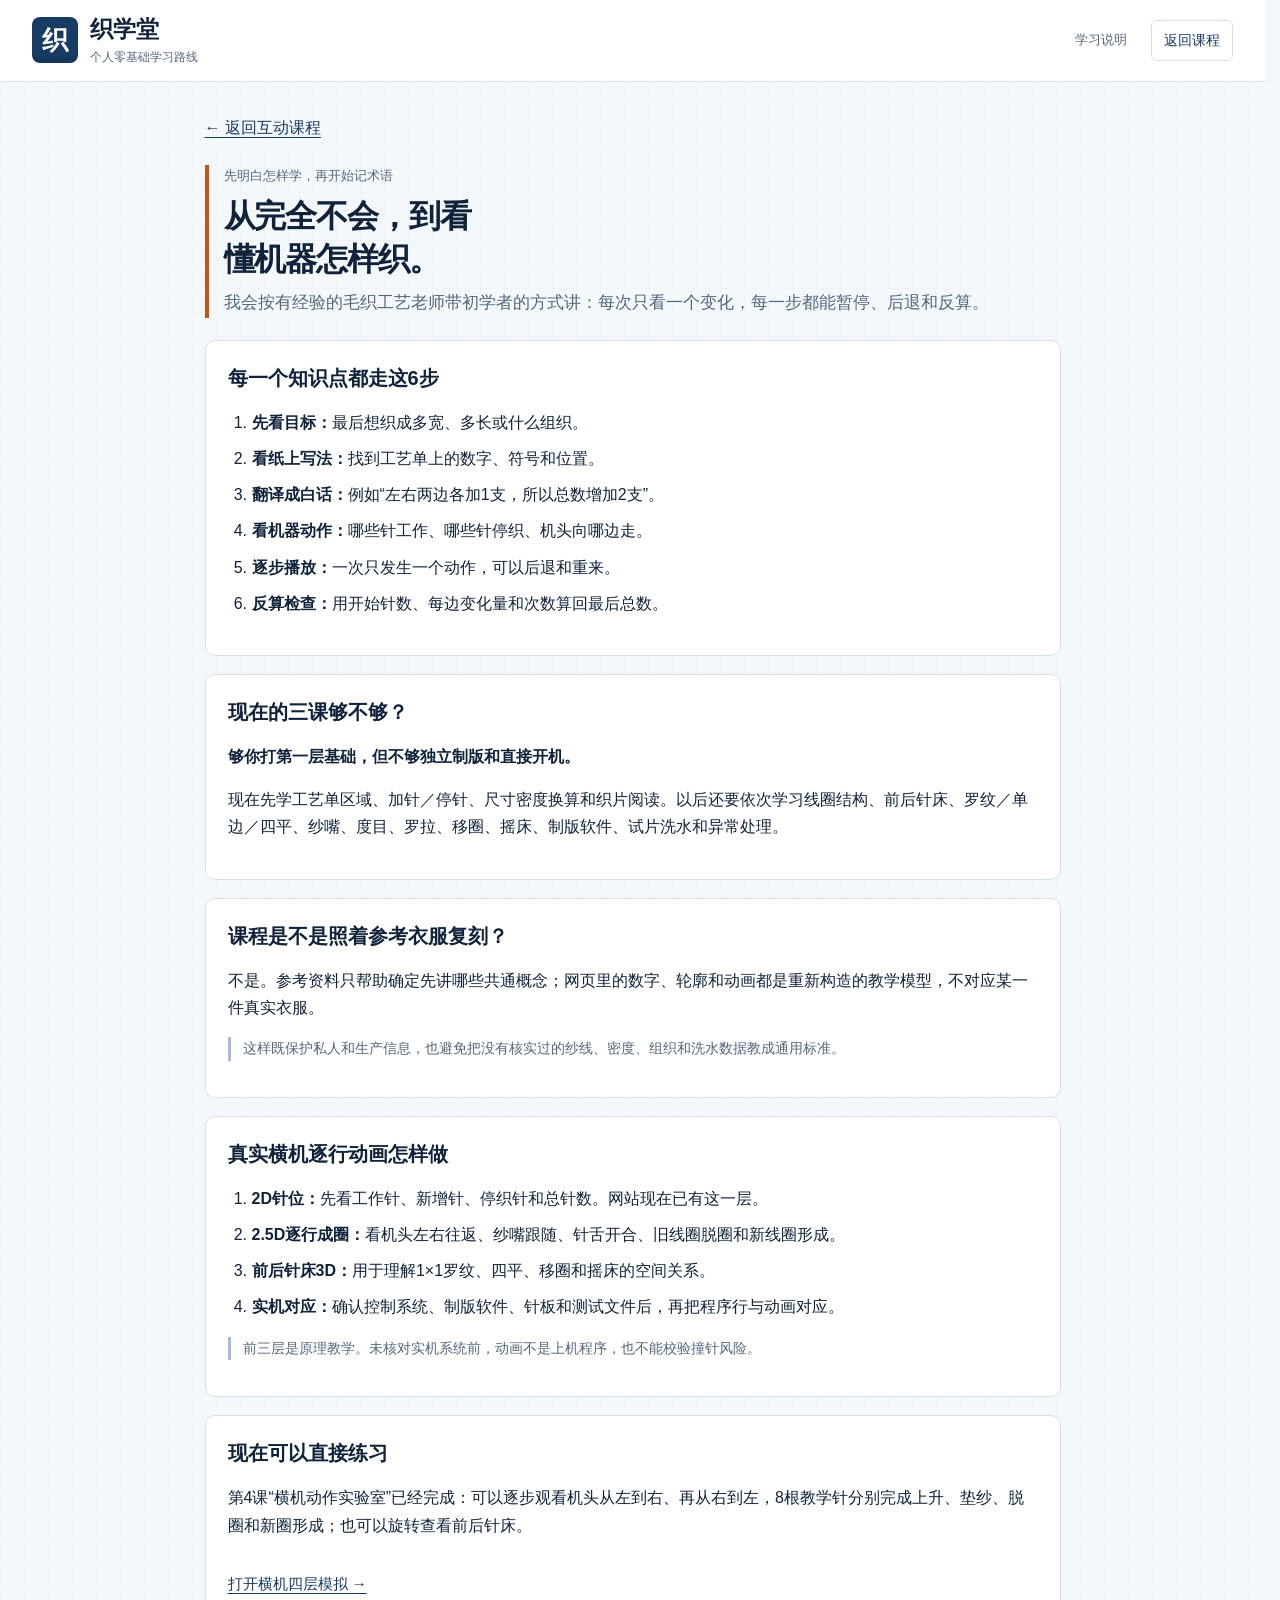
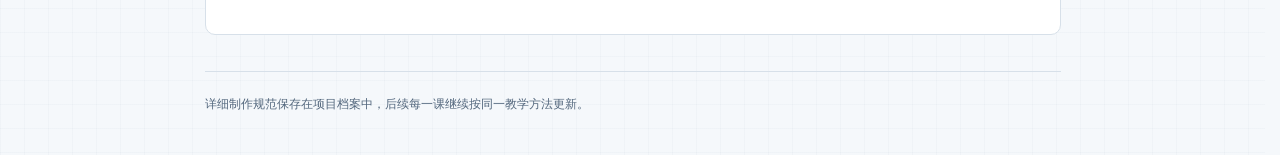
<file: learning-guide.html>
<!doctype html>
<html lang="zh-CN"><head><meta charset="utf-8"><meta name="viewport" content="width=device-width,initial-scale=1"><meta name="theme-color" content="#173b63"><title>零基础学习说明 · 织学堂</title><meta name="description" content="个人零基础学习电脑横机的课程方法与2D、3D模拟路线。"><link rel="stylesheet" href="./styles.css?v=4"><style>.guide-page{max-width:920px;margin:auto;padding:32px}.guide-page section{background:#fff;border:1px solid var(--line);border-radius:10px;padding:22px;margin:18px 0}.guide-page ol,.guide-page ul{padding-left:24px}.guide-page li{margin:9px 0}.guide-page .lead{font-size:17px;color:var(--muted);max-width:48em}.guide-page nav{margin-bottom:24px}@media(max-width:720px){.guide-page{padding:20px 14px}.guide-page section{padding:18px}}</style></head>
<body><header><a class="brand" href="./index.html#stitches"><b>织</b><span>织学堂<small>个人零基础学习路线</small></span></a><span class="version">学习说明</span><a class="archive-link" href="./index.html#stitches">返回课程</a></header>
<main class="guide-page"><nav><a href="./index.html#stitches">← 返回互动课程</a></nav><div class="heading"><p class="eyebrow">先明白怎样学，再开始记术语</p><h1>从完全不会，到看懂机器怎样织。</h1><p class="lead">我会按有经验的毛织工艺老师带初学者的方式讲：每次只看一个变化，每一步都能暂停、后退和反算。</p></div>
<section><h2>每一个知识点都走这6步</h2><ol><li><strong>先看目标：</strong>最后想织成多宽、多长或什么组织。</li><li><strong>看纸上写法：</strong>找到工艺单上的数字、符号和位置。</li><li><strong>翻译成白话：</strong>例如“左右两边各加1支，所以总数增加2支”。</li><li><strong>看机器动作：</strong>哪些针工作、哪些针停织、机头向哪边走。</li><li><strong>逐步播放：</strong>一次只发生一个动作，可以后退和重来。</li><li><strong>反算检查：</strong>用开始针数、每边变化量和次数算回最后总数。</li></ol></section>
<section><h2>现在的三课够不够？</h2><p><strong>够你打第一层基础，但不够独立制版和直接开机。</strong></p><p>现在先学工艺单区域、加针／停针、尺寸密度换算和织片阅读。以后还要依次学习线圈结构、前后针床、罗纹／单边／四平、纱嘴、度目、罗拉、移圈、摇床、制版软件、试片洗水和异常处理。</p></section>
<section><h2>课程是不是照着参考衣服复刻？</h2><p>不是。参考资料只帮助确定先讲哪些共通概念；网页里的数字、轮廓和动画都是重新构造的教学模型，不对应某一件真实衣服。</p><p class="notice">这样既保护私人和生产信息，也避免把没有核实过的纱线、密度、组织和洗水数据教成通用标准。</p></section>
<section><h2>真实横机逐行动画怎样做</h2><ol><li><strong>2D针位：</strong>先看工作针、新增针、停织针和总针数。网站现在已有这一层。</li><li><strong>2.5D逐行成圈：</strong>看机头左右往返、纱嘴跟随、针舌开合、旧线圈脱圈和新线圈形成。</li><li><strong>前后针床3D：</strong>用于理解1×1罗纹、四平、移圈和摇床的空间关系。</li><li><strong>实机对应：</strong>确认控制系统、制版软件、针板和测试文件后，再把程序行与动画对应。</li></ol><p class="notice">前三层是原理教学。未核对实机系统前，动画不是上机程序，也不能校验撞针风险。</p></section>
<section><h2>现在可以直接练习</h2><p>第4课“横机动作实验室”已经完成：可以逐步观看机头从左到右、再从右到左，8根教学针分别完成上升、垫纱、脱圈和新圈形成；也可以旋转查看前后针床。</p><a class="next-lesson" href="./index.html#simulator">打开横机四层模拟 →</a></section>
<footer>详细制作规范保存在项目档案中，后续每一课继续按同一教学方法更新。</footer></main></body></html>
</file>
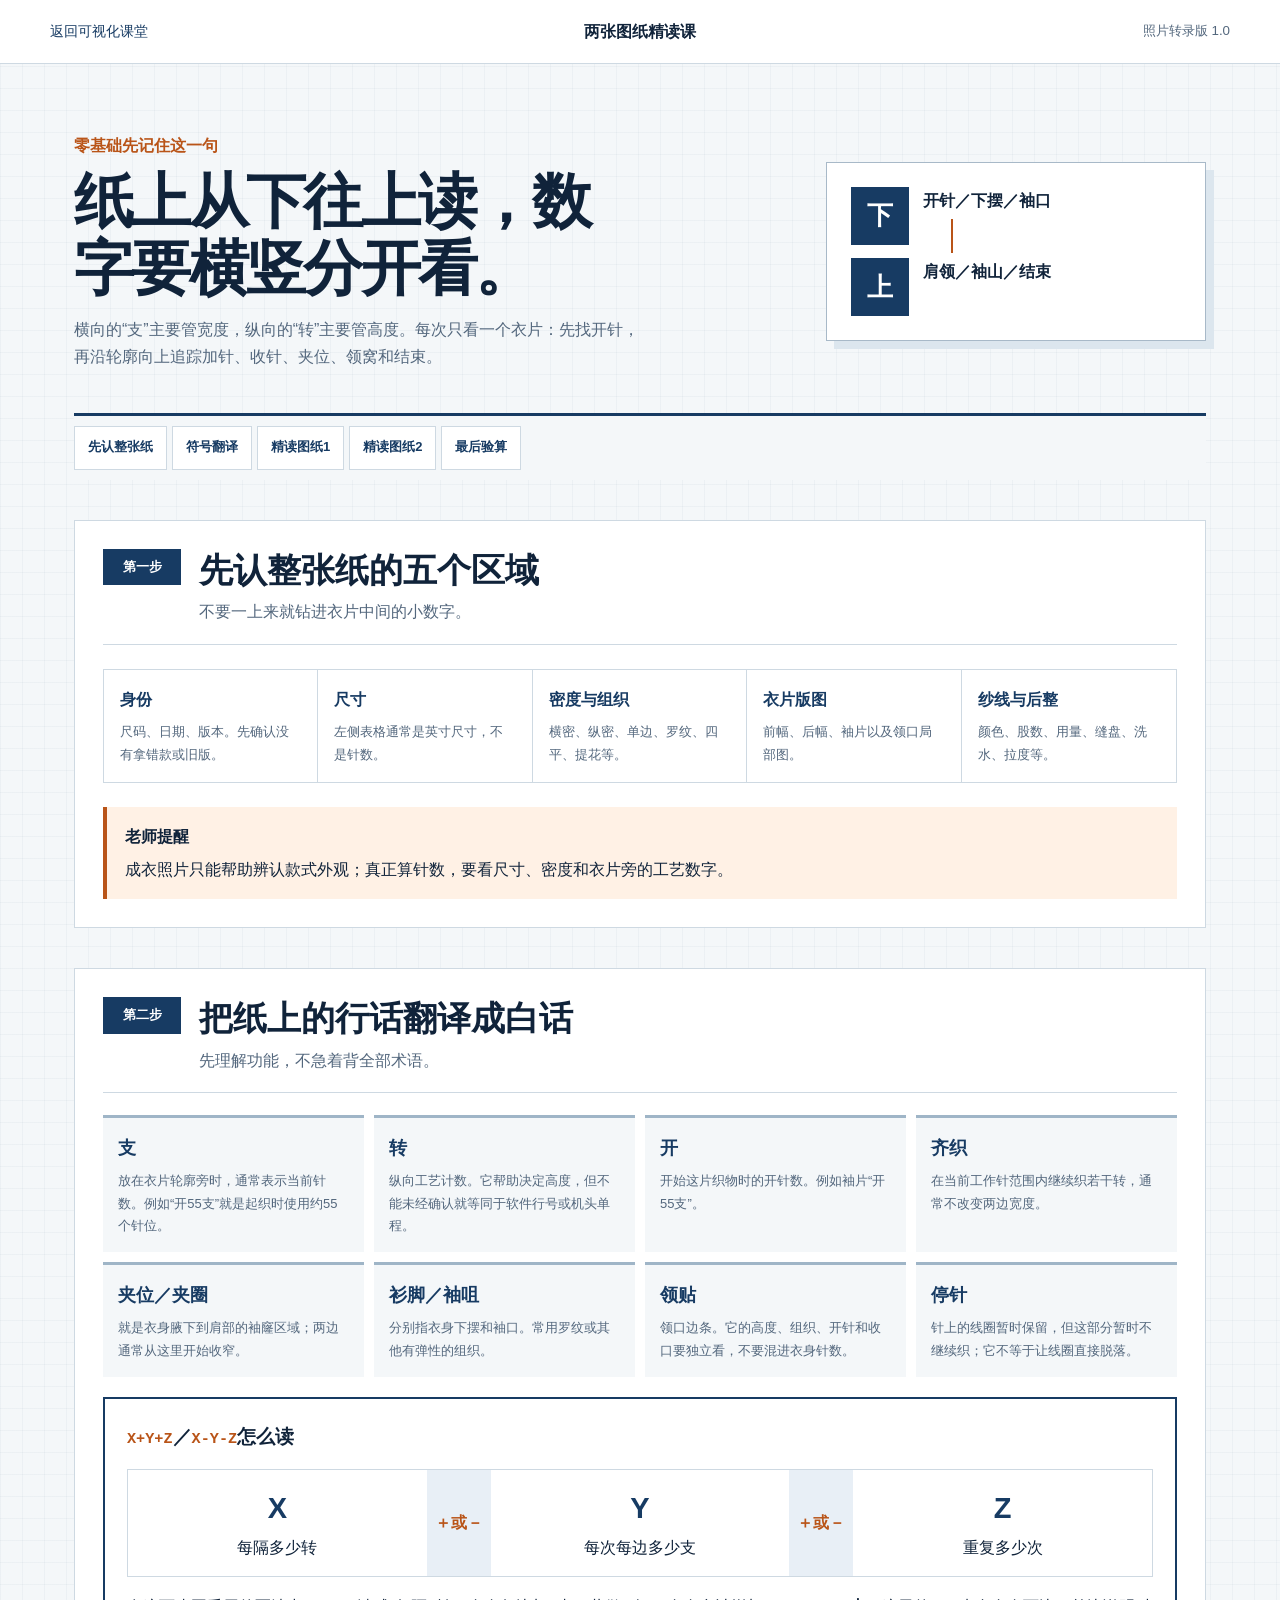
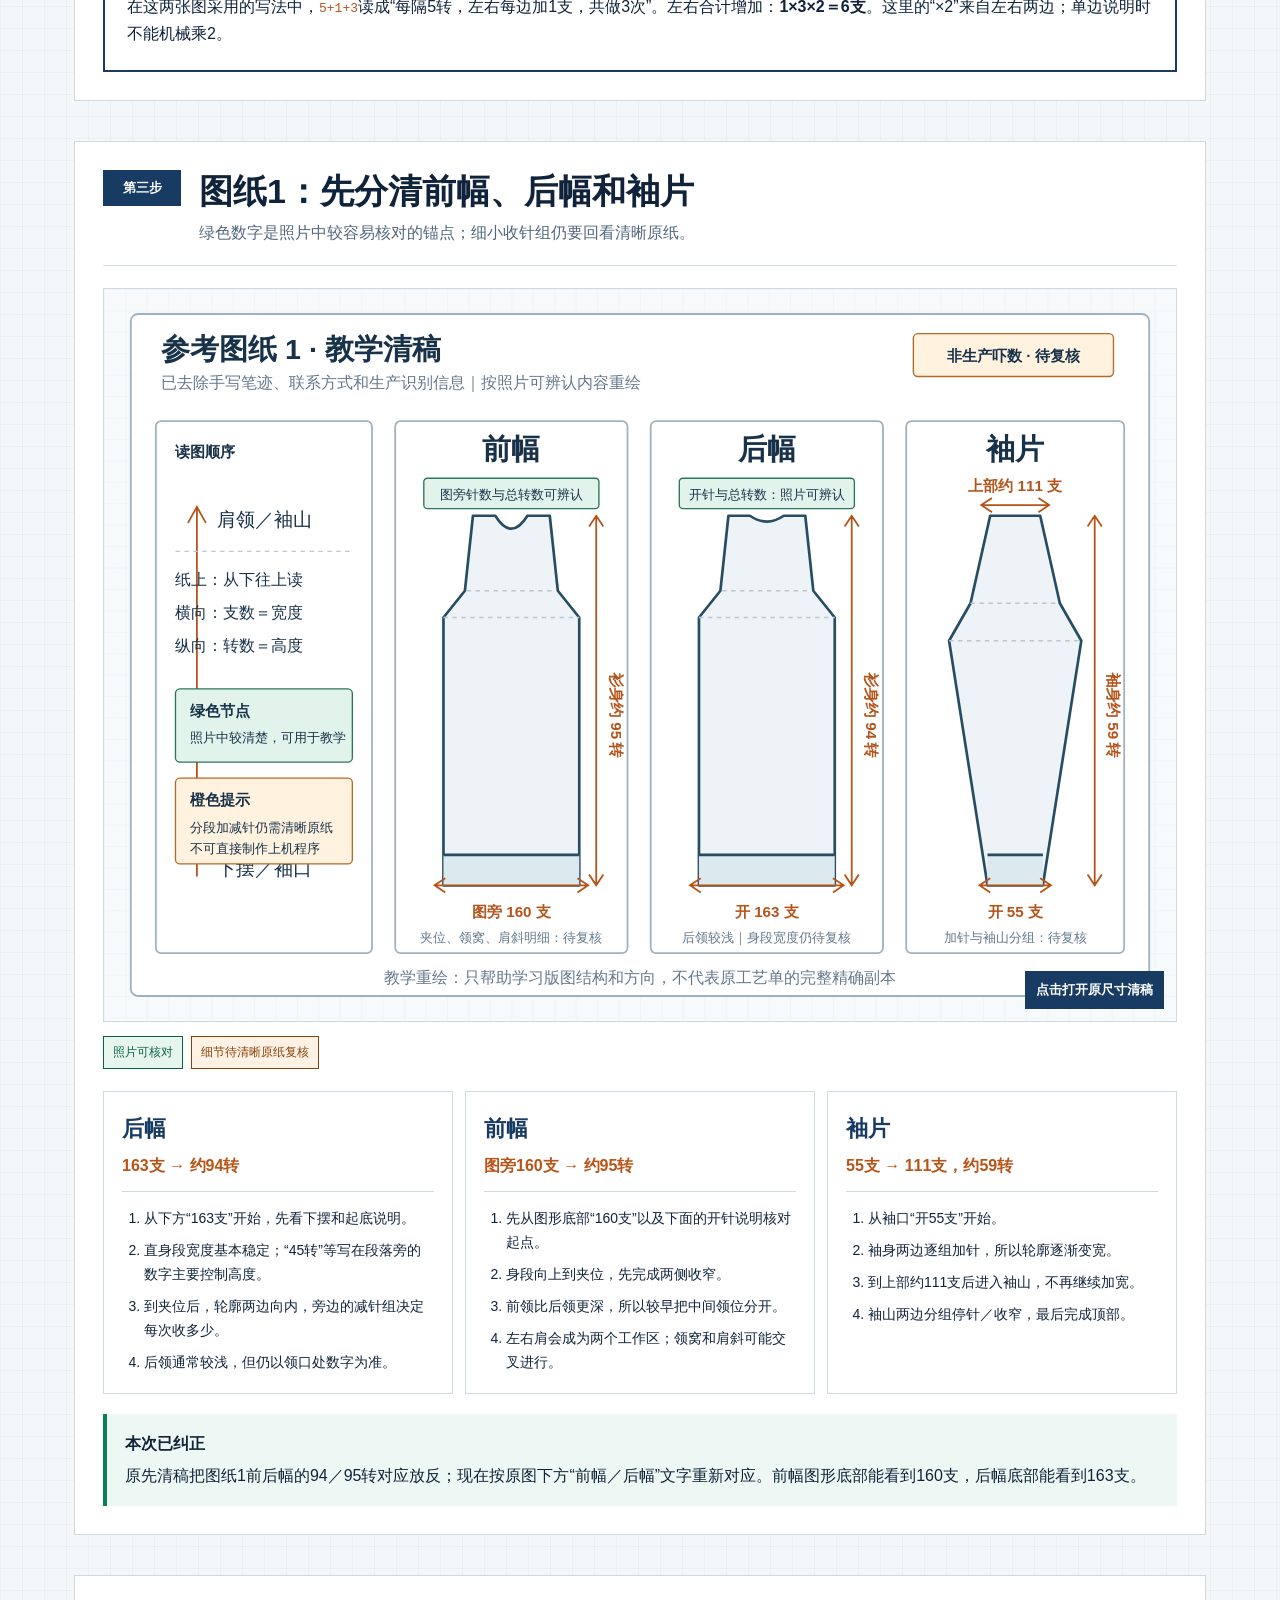
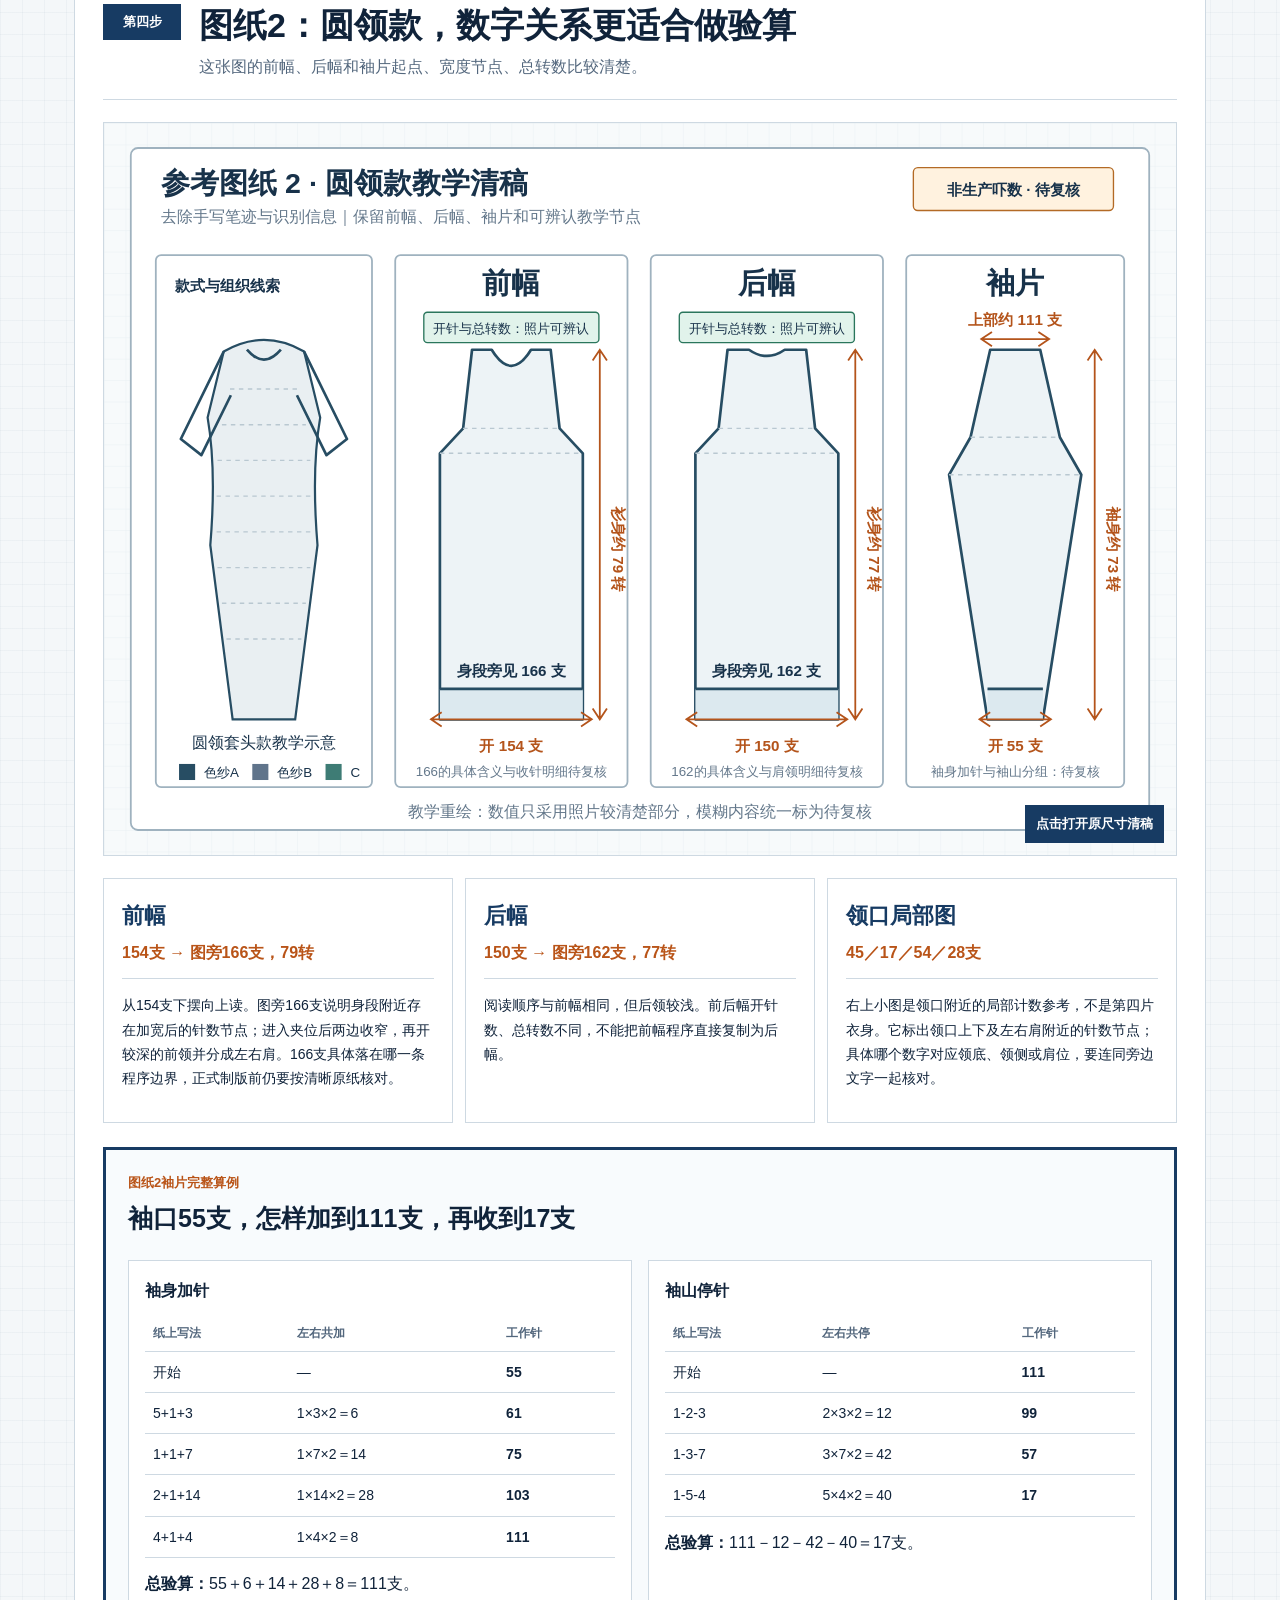
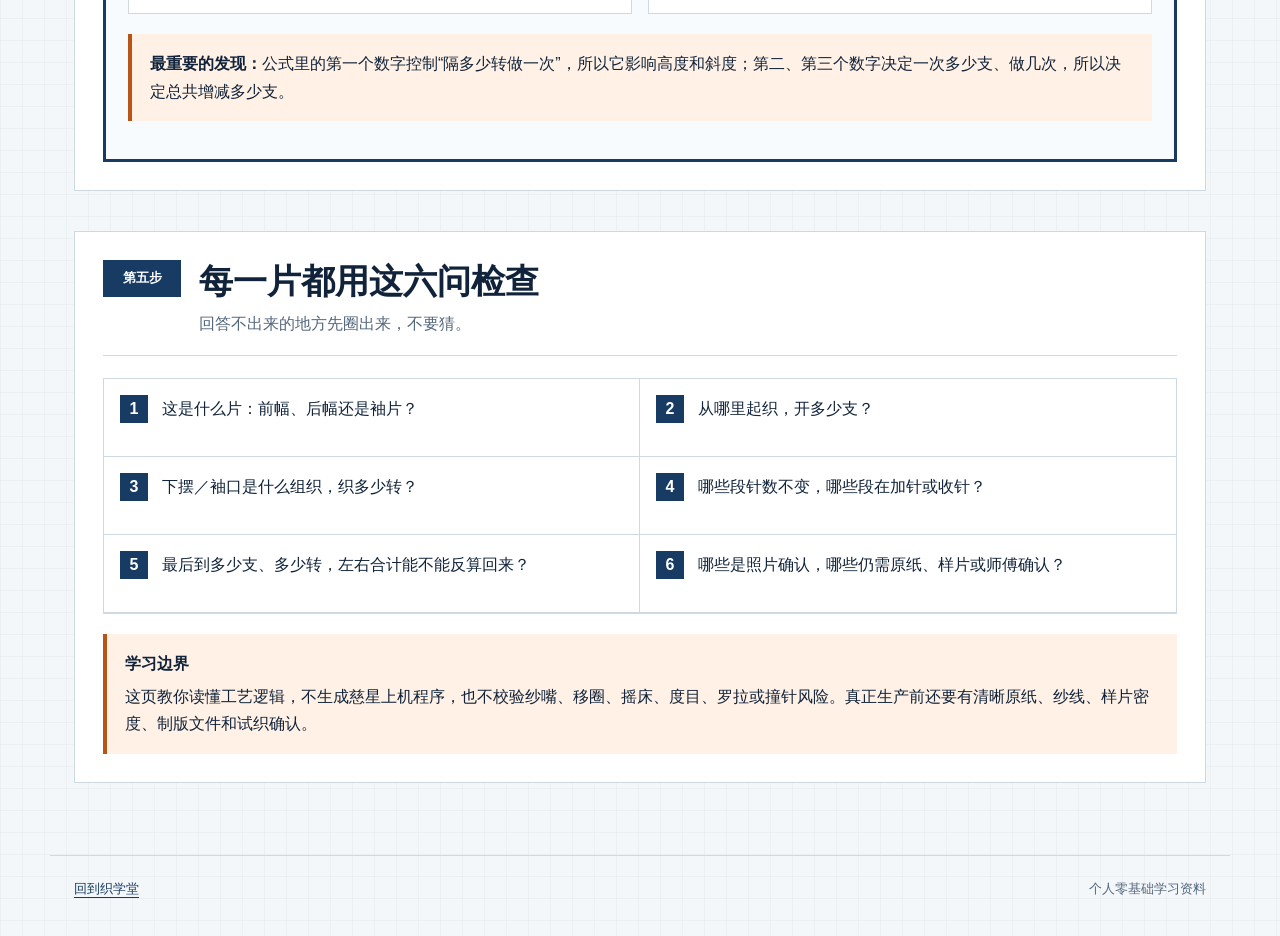
<file: sheet-reading-guide.html>
<!doctype html>
<html lang="zh-CN">
<head>
  <meta charset="utf-8">
  <meta name="viewport" content="width=device-width,initial-scale=1">
  <meta name="theme-color" content="#173b63">
  <title>两张毛织工艺图精读课 · 织学堂</title>
  <meta name="description" content="面向零基础学习者，逐区读懂两张毛织工艺图的尺寸、针数、转数、前后幅、袖片、领口和加减针写法。">
  <link rel="stylesheet" href="./sheet-guide.css?v=1">
</head>
<body>
  <a class="skip" href="#lesson">跳到精读内容</a>
  <header class="topbar"><a href="./#map" class="back">返回可视化课堂</a><span>两张图纸精读课</span><small>照片转录版 1.0</small></header>
  <main id="lesson">
    <section class="hero">
      <div><p class="kicker">零基础先记住这一句</p><h1>纸上从下往上读，数字要横竖分开看。</h1><p>横向的“支”主要管宽度，纵向的“转”主要管高度。每次只看一个衣片：先找开针，再沿轮廓向上追踪加针、收针、夹位、领窝和结束。</p></div>
      <div class="first-rule" aria-label="读图第一规则"><strong>下</strong><span>开针／下摆／袖口</span><i></i><strong>上</strong><span>肩领／袖山／结束</span></div>
    </section>

    <nav class="jump" aria-label="本页目录"><a href="#map">先认整张纸</a><a href="#symbols">符号翻译</a><a href="#sheet1">精读图纸1</a><a href="#sheet2">精读图纸2</a><a href="#check">最后验算</a></nav>

    <section id="map" class="lesson-section">
      <div class="section-title"><span>第一步</span><div><h2>先认整张纸的五个区域</h2><p>不要一上来就钻进衣片中间的小数字。</p></div></div>
      <ol class="reading-lane">
        <li><b>身份</b><span>尺码、日期、版本。先确认没有拿错款或旧版。</span></li>
        <li><b>尺寸</b><span>左侧表格通常是英寸尺寸，不是针数。</span></li>
        <li><b>密度与组织</b><span>横密、纵密、单边、罗纹、四平、提花等。</span></li>
        <li><b>衣片版图</b><span>前幅、后幅、袖片以及领口局部图。</span></li>
        <li><b>纱线与后整</b><span>颜色、股数、用量、缝盘、洗水、拉度等。</span></li>
      </ol>
      <aside class="teacher-note"><strong>老师提醒</strong><p>成衣照片只能帮助辨认款式外观；真正算针数，要看尺寸、密度和衣片旁的工艺数字。</p></aside>
    </section>

    <section id="symbols" class="lesson-section">
      <div class="section-title"><span>第二步</span><div><h2>把纸上的行话翻译成白话</h2><p>先理解功能，不急着背全部术语。</p></div></div>
      <div class="term-grid">
        <article><h3>支</h3><p>放在衣片轮廓旁时，通常表示当前针数。例如“开55支”就是起织时使用约55个针位。</p></article>
        <article><h3>转</h3><p>纵向工艺计数。它帮助决定高度，但不能未经确认就等同于软件行号或机头单程。</p></article>
        <article><h3>开</h3><p>开始这片织物时的开针数。例如袖片“开55支”。</p></article>
        <article><h3>齐织</h3><p>在当前工作针范围内继续织若干转，通常不改变两边宽度。</p></article>
        <article><h3>夹位／夹圈</h3><p>就是衣身腋下到肩部的袖窿区域；两边通常从这里开始收窄。</p></article>
        <article><h3>衫脚／袖咀</h3><p>分别指衣身下摆和袖口。常用罗纹或其他有弹性的组织。</p></article>
        <article><h3>领贴</h3><p>领口边条。它的高度、组织、开针和收口要独立看，不要混进衣身针数。</p></article>
        <article><h3>停针</h3><p>针上的线圈暂时保留，但这部分暂时不继续织；它不等于让线圈直接脱落。</p></article>
      </div>
      <div class="formula-card">
        <h3><code>X+Y+Z</code>／<code>X-Y-Z</code>怎么读</h3>
        <div class="formula-parts"><span><b>X</b>每隔多少转</span><i>＋或－</i><span><b>Y</b>每次每边多少支</span><i>＋或－</i><span><b>Z</b>重复多少次</span></div>
        <p>在这两张图采用的写法中，<code>5+1+3</code>读成“每隔5转，左右每边加1支，共做3次”。左右合计增加：<strong>1×3×2＝6支</strong>。这里的“×2”来自左右两边；单边说明时不能机械乘2。</p>
      </div>
    </section>

    <section id="sheet1" class="lesson-section sheet-section">
      <div class="section-title"><span>第三步</span><div><h2>图纸1：先分清前幅、后幅和袖片</h2><p>绿色数字是照片中较容易核对的锚点；细小收针组仍要回看清晰原纸。</p></div></div>
      <a class="sheet-preview" href="./assets/sheet-01-clean.svg" target="_blank" rel="noopener"><img src="./assets/sheet-01-clean.svg" alt="图纸1脱敏教学清稿"><span>点击打开原尺寸清稿</span></a>
      <div class="evidence-row"><span class="confirmed">照片可核对</span><span class="pending">细节待清晰原纸复核</span></div>
      <div class="piece-cards">
        <article><div class="piece-head"><h3>后幅</h3><b>163支 → 约94转</b></div><ol><li>从下方“163支”开始，先看下摆和起底说明。</li><li>直身段宽度基本稳定；“45转”等写在段落旁的数字主要控制高度。</li><li>到夹位后，轮廓两边向内，旁边的减针组决定每次收多少。</li><li>后领通常较浅，但仍以领口处数字为准。</li></ol></article>
        <article><div class="piece-head"><h3>前幅</h3><b>图旁160支 → 约95转</b></div><ol><li>先从图形底部“160支”以及下面的开针说明核对起点。</li><li>身段向上到夹位，先完成两侧收窄。</li><li>前领比后领更深，所以较早把中间领位分开。</li><li>左右肩会成为两个工作区；领窝和肩斜可能交叉进行。</li></ol></article>
        <article><div class="piece-head"><h3>袖片</h3><b>55支 → 111支，约59转</b></div><ol><li>从袖口“开55支”开始。</li><li>袖身两边逐组加针，所以轮廓逐渐变宽。</li><li>到上部约111支后进入袖山，不再继续加宽。</li><li>袖山两边分组停针／收窄，最后完成顶部。</li></ol></article>
      </div>
      <aside class="correction"><strong>本次已纠正</strong><p>原先清稿把图纸1前后幅的94／95转对应放反；现在按原图下方“前幅／后幅”文字重新对应。前幅图形底部能看到160支，后幅底部能看到163支。</p></aside>
    </section>

    <section id="sheet2" class="lesson-section sheet-section">
      <div class="section-title"><span>第四步</span><div><h2>图纸2：圆领款，数字关系更适合做验算</h2><p>这张图的前幅、后幅和袖片起点、宽度节点、总转数比较清楚。</p></div></div>
      <a class="sheet-preview" href="./assets/sheet-02-clean.svg" target="_blank" rel="noopener"><img src="./assets/sheet-02-clean.svg" alt="图纸2圆领款脱敏教学清稿"><span>点击打开原尺寸清稿</span></a>
      <div class="piece-cards">
        <article><div class="piece-head"><h3>前幅</h3><b>154支 → 图旁166支，79转</b></div><p>从154支下摆向上读。图旁166支说明身段附近存在加宽后的针数节点；进入夹位后两边收窄，再开较深的前领并分成左右肩。166支具体落在哪一条程序边界，正式制版前仍要按清晰原纸核对。</p></article>
        <article><div class="piece-head"><h3>后幅</h3><b>150支 → 图旁162支，77转</b></div><p>阅读顺序与前幅相同，但后领较浅。前后幅开针数、总转数不同，不能把前幅程序直接复制为后幅。</p></article>
        <article><div class="piece-head"><h3>领口局部图</h3><b>45／17／54／28支</b></div><p>右上小图是领口附近的局部计数参考，不是第四片衣身。它标出领口上下及左右肩附近的针数节点；具体哪个数字对应领底、领侧或肩位，要连同旁边文字一起核对。</p></article>
      </div>

      <section class="sleeve-proof" aria-labelledby="sleeve-proof-title">
        <div><p class="proof-label">图纸2袖片完整算例</p><h3 id="sleeve-proof-title">袖口55支，怎样加到111支，再收到17支</h3></div>
        <div class="proof-grid">
          <div><h4>袖身加针</h4><table><thead><tr><th>纸上写法</th><th>左右共加</th><th>工作针</th></tr></thead><tbody><tr><td>开始</td><td>—</td><td>55</td></tr><tr><td>5+1+3</td><td>1×3×2＝6</td><td>61</td></tr><tr><td>1+1+7</td><td>1×7×2＝14</td><td>75</td></tr><tr><td>2+1+14</td><td>1×14×2＝28</td><td>103</td></tr><tr><td>4+1+4</td><td>1×4×2＝8</td><td>111</td></tr></tbody></table><p><strong>总验算：</strong>55＋6＋14＋28＋8＝111支。</p></div>
          <div><h4>袖山停针</h4><table><thead><tr><th>纸上写法</th><th>左右共停</th><th>工作针</th></tr></thead><tbody><tr><td>开始</td><td>—</td><td>111</td></tr><tr><td>1-2-3</td><td>2×3×2＝12</td><td>99</td></tr><tr><td>1-3-7</td><td>3×7×2＝42</td><td>57</td></tr><tr><td>1-5-4</td><td>5×4×2＝40</td><td>17</td></tr></tbody></table><p><strong>总验算：</strong>111－12－42－40＝17支。</p></div>
        </div>
        <p class="teacher-note"><strong>最重要的发现：</strong>公式里的第一个数字控制“隔多少转做一次”，所以它影响高度和斜度；第二、第三个数字决定一次多少支、做几次，所以决定总共增减多少支。</p>
      </section>
    </section>

    <section id="check" class="lesson-section">
      <div class="section-title"><span>第五步</span><div><h2>每一片都用这六问检查</h2><p>回答不出来的地方先圈出来，不要猜。</p></div></div>
      <ol class="checklist"><li>这是什么片：前幅、后幅还是袖片？</li><li>从哪里起织，开多少支？</li><li>下摆／袖口是什么组织，织多少转？</li><li>哪些段针数不变，哪些段在加针或收针？</li><li>最后到多少支、多少转，左右合计能不能反算回来？</li><li>哪些是照片确认，哪些仍需原纸、样片或师傅确认？</li></ol>
      <aside class="boundary"><strong>学习边界</strong><p>这页教你读懂工艺逻辑，不生成慈星上机程序，也不校验纱嘴、移圈、摇床、度目、罗拉或撞针风险。真正生产前还要有清晰原纸、纱线、样片密度、制版文件和试织确认。</p></aside>
    </section>
  </main>
  <footer><a href="./#map">回到织学堂</a><span>个人零基础学习资料</span></footer>
</body>
</html>
</file>
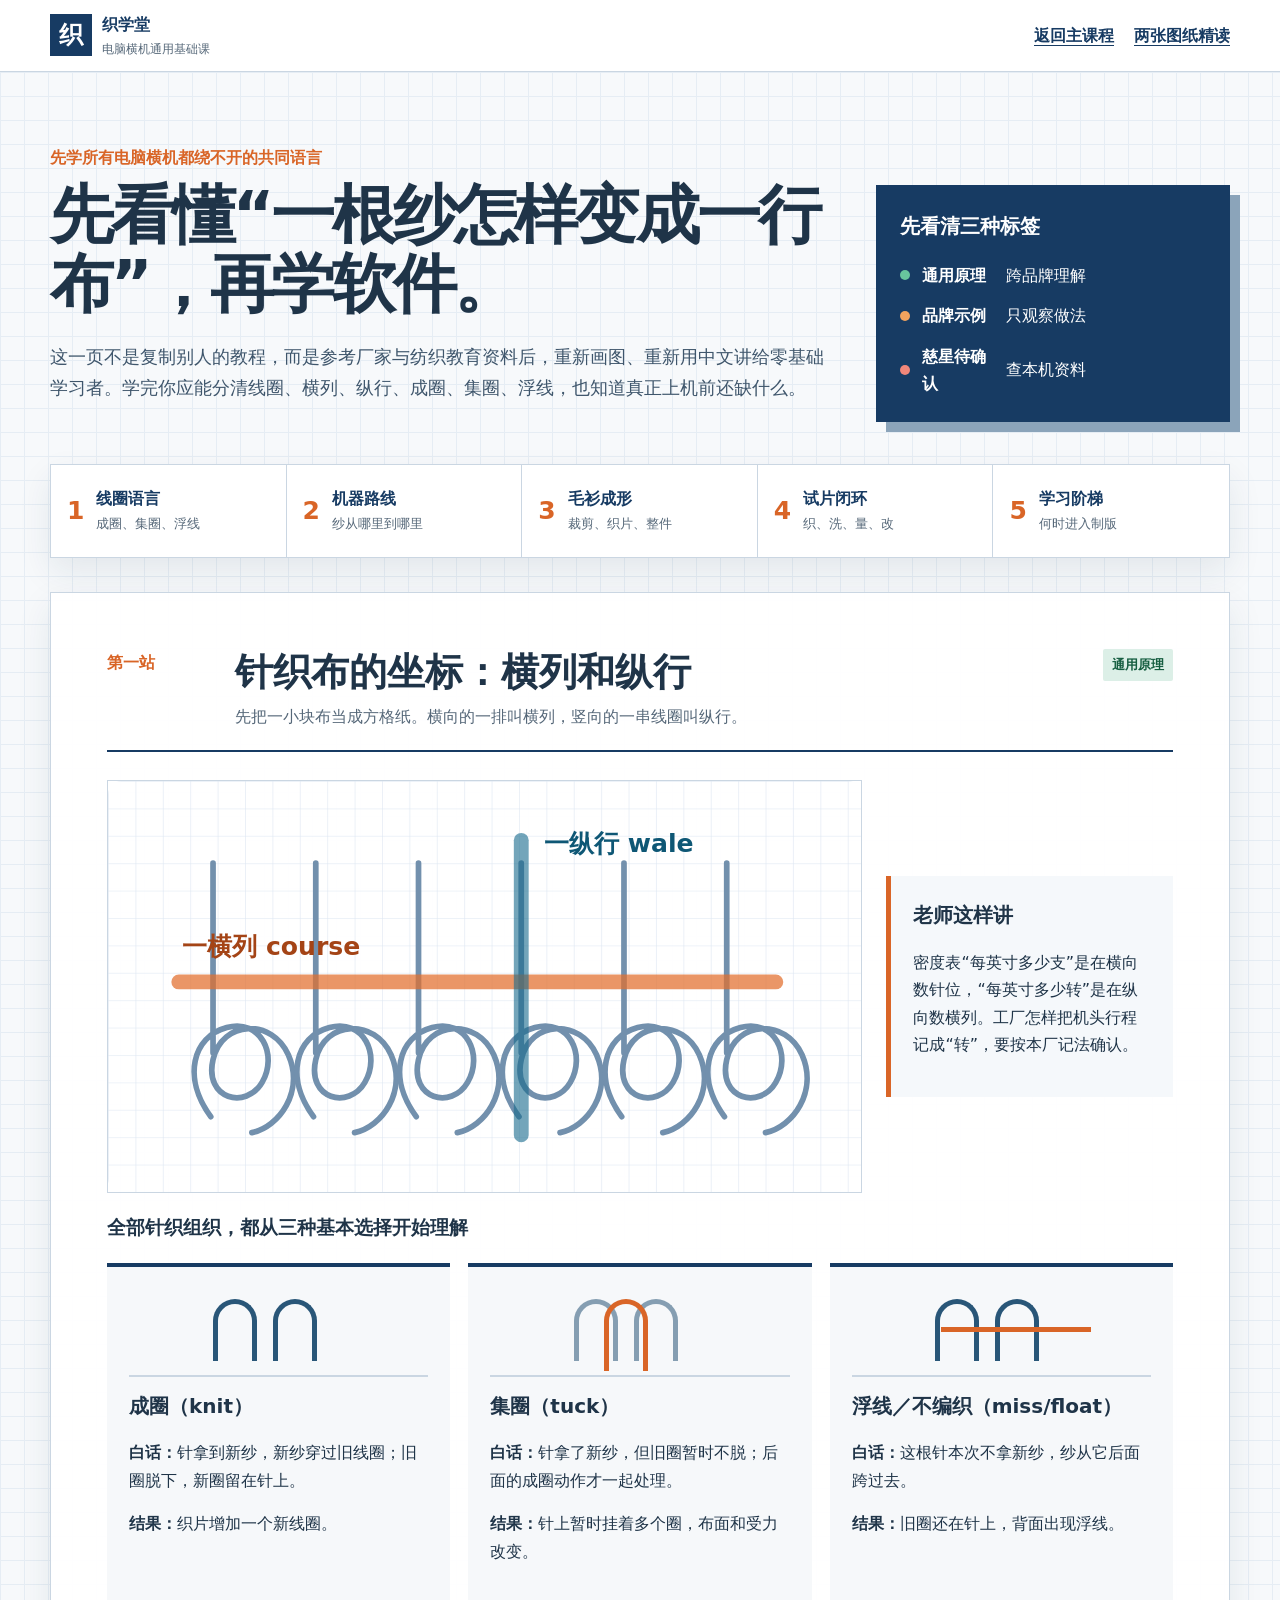
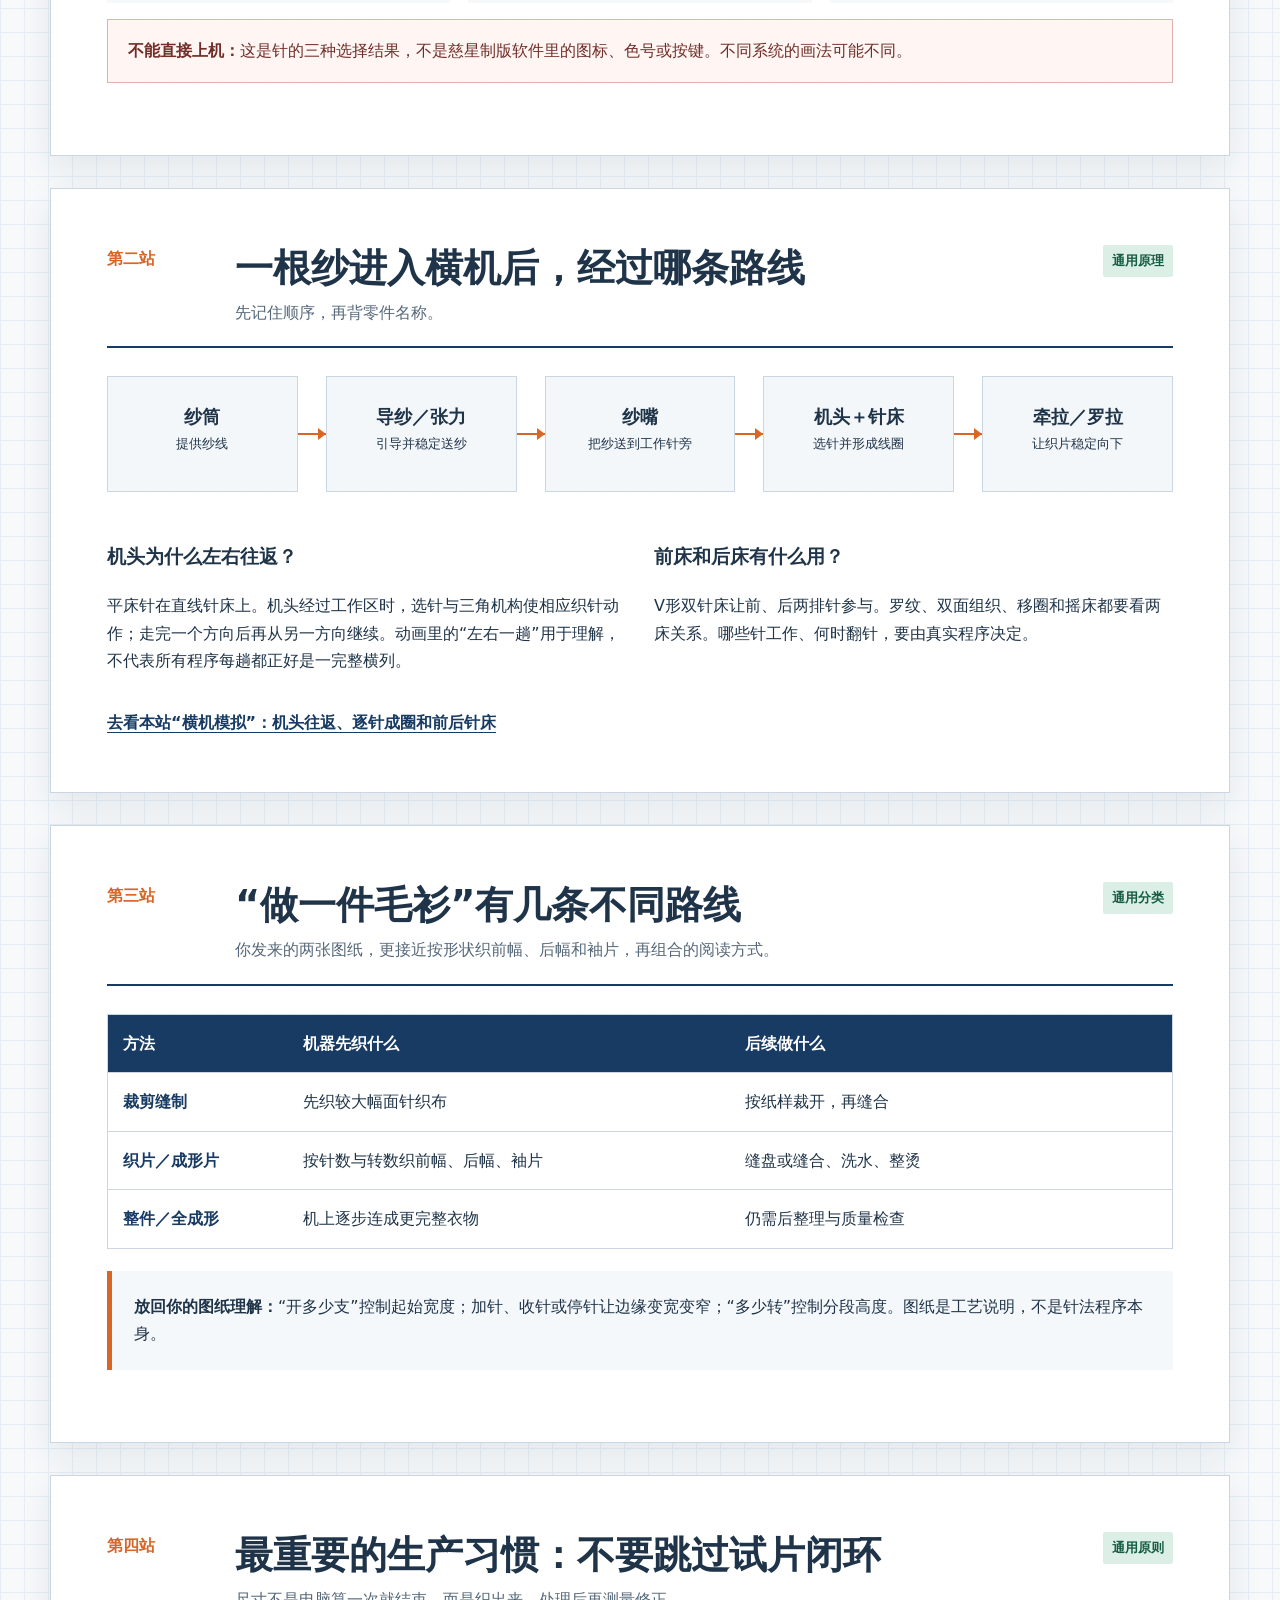
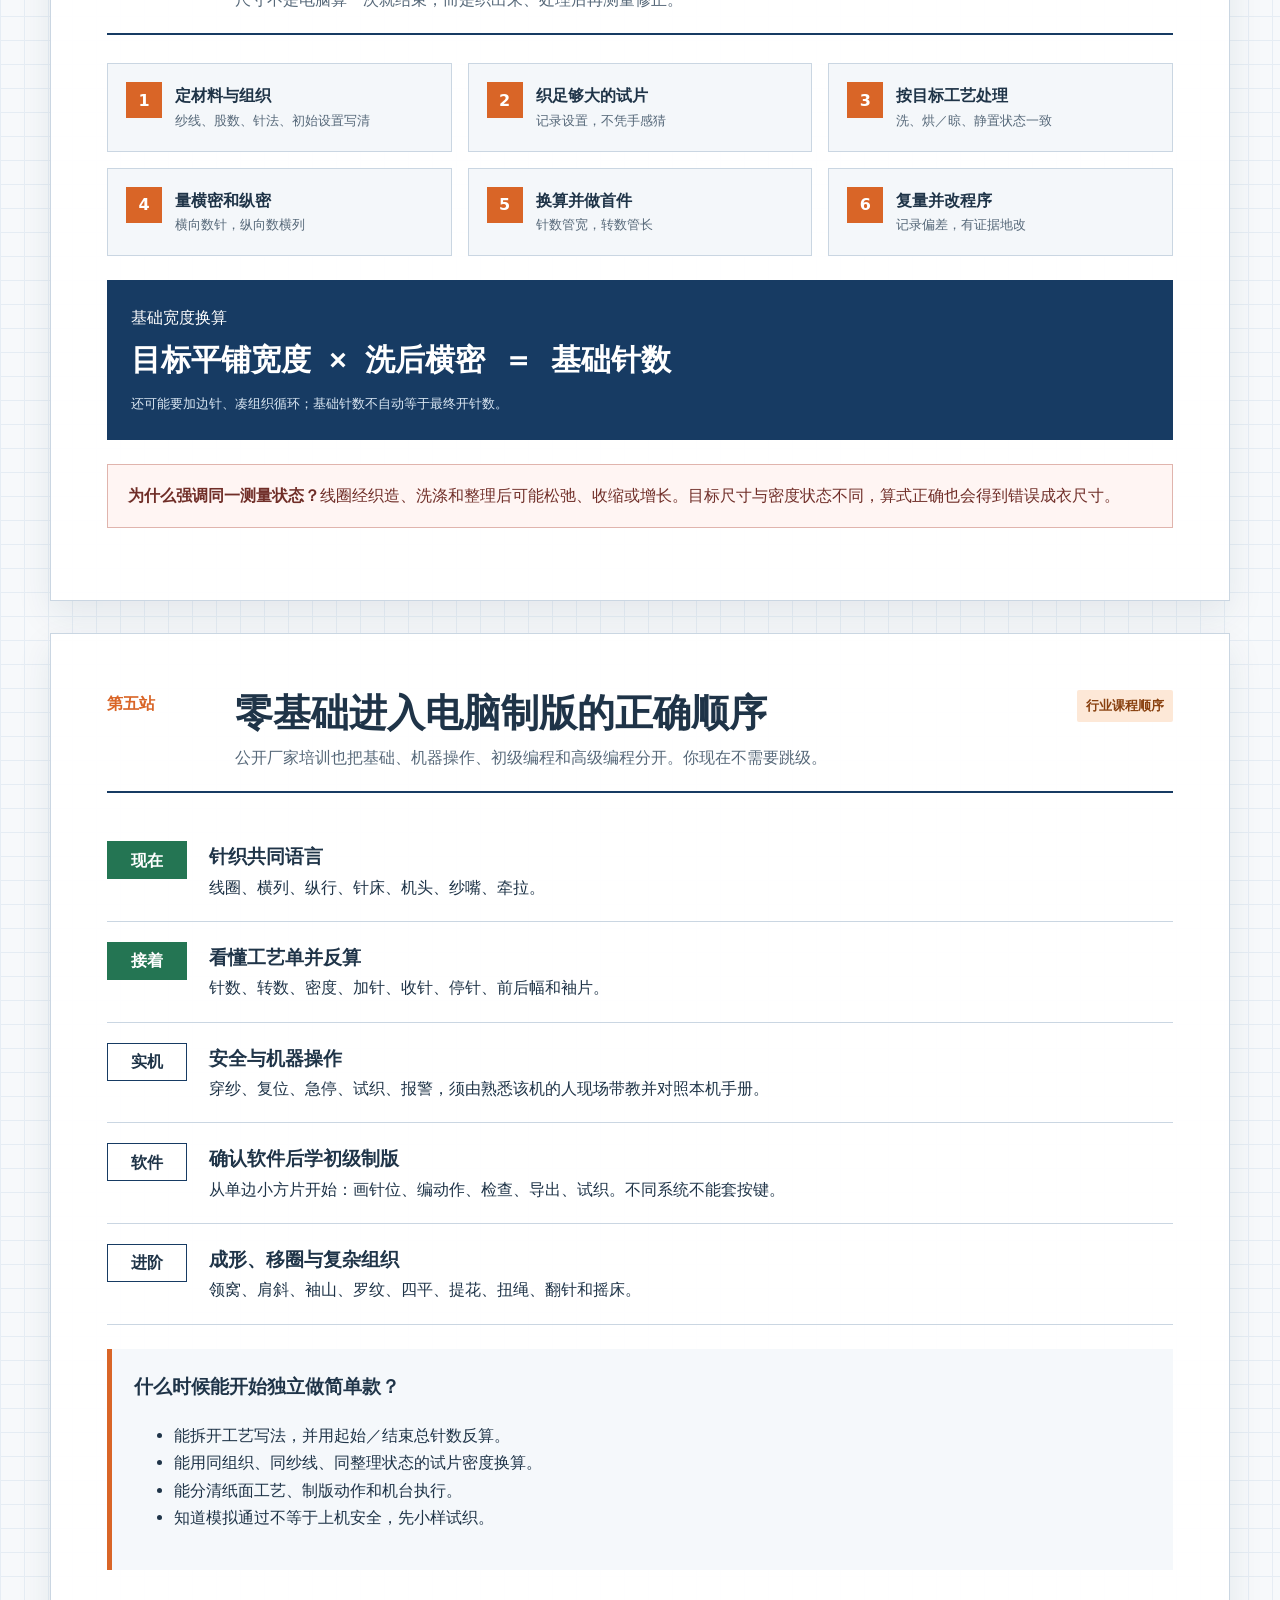
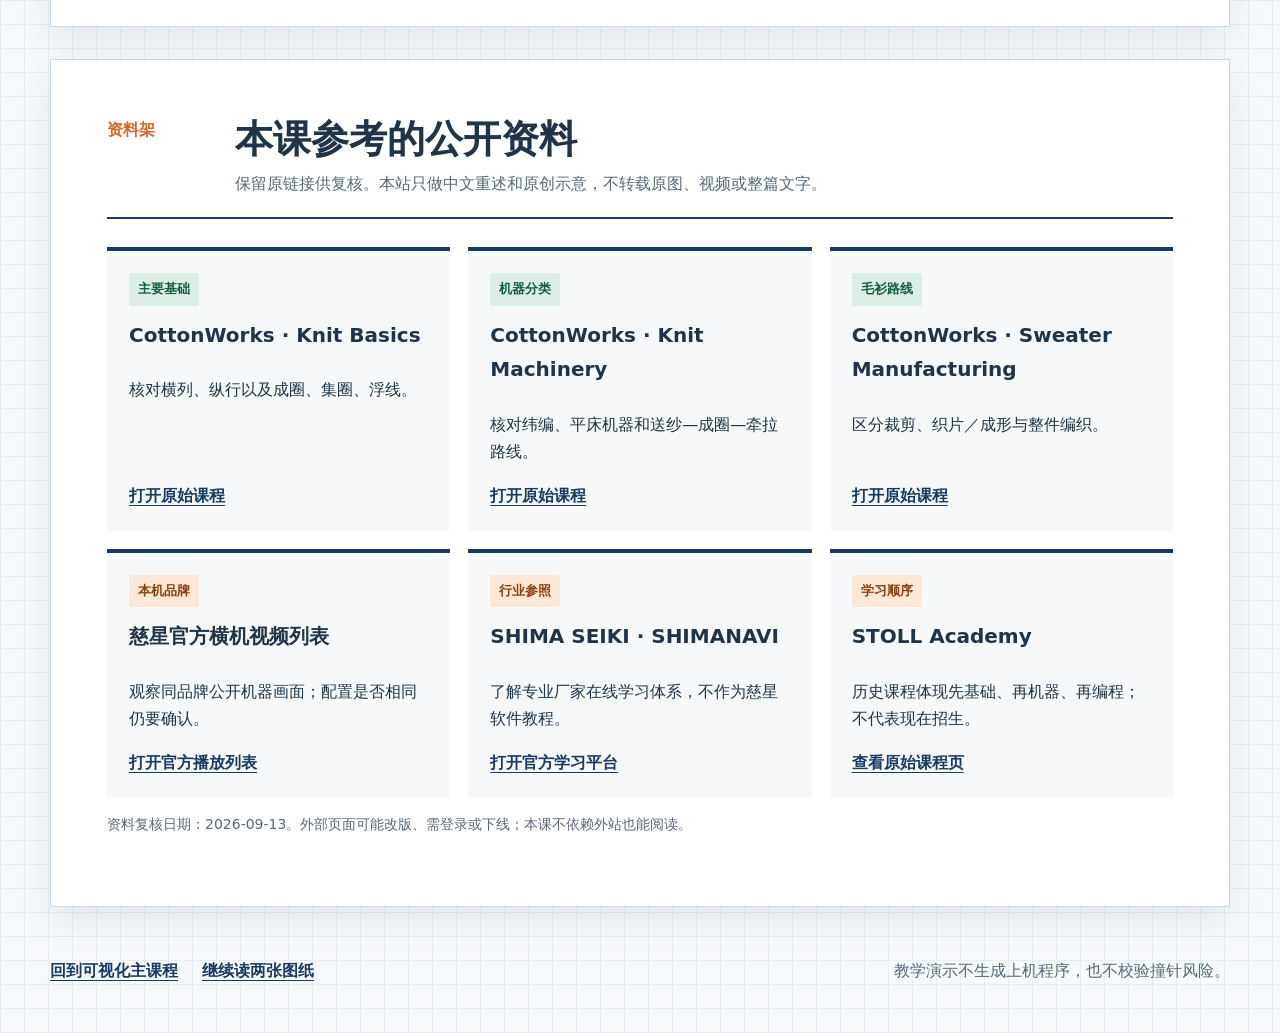
<file: universal-course.html>
<!doctype html>
<html lang="zh-CN">
<head>
  <meta charset="utf-8"><meta name="viewport" content="width=device-width,initial-scale=1"><meta name="theme-color" content="#173b63">
  <title>电脑横机通用基础课 · 织学堂</title><meta name="description" content="零基础电脑横机通用基础课：线圈、成圈、集圈、浮线、机器部件、毛衫成形与试片。">
  <link rel="stylesheet" href="./universal-course.css?v=1">
</head>
<body><a class="skip" href="#lesson">跳到课程</a>
<header class="topbar"><a class="brand" href="./index.html#map"><b>织</b><span>织学堂<small>电脑横机通用基础课</small></span></a><nav aria-label="页面导航"><a href="./index.html#map">返回主课程</a><a href="./sheet-reading-guide.html">两张图纸精读</a></nav></header>
<main id="lesson">
  <section class="hero"><div><p class="kicker">先学所有电脑横机都绕不开的共同语言</p><h1>先看懂“一根纱怎样变成一行布”，再学软件。</h1><p class="lead">这一页不是复制别人的教程，而是参考厂家与纺织教育资料后，重新画图、重新用中文讲给零基础学习者。学完你应能分清线圈、横列、纵行、成圈、集圈、浮线，也知道真正上机前还缺什么。</p></div><div class="scope-card"><strong>先看清三种标签</strong><span><i class="dot universal"></i><b>通用原理</b>跨品牌理解</span><span><i class="dot example"></i><b>品牌示例</b>只观察做法</span><span><i class="dot pending"></i><b>慈星待确认</b>查本机资料</span></div></section>
  <nav class="route" aria-label="学习路线"><a href="#loops"><b>1</b><span>线圈语言<small>成圈、集圈、浮线</small></span></a><a href="#machine"><b>2</b><span>机器路线<small>纱从哪里到哪里</small></span></a><a href="#garment"><b>3</b><span>毛衫成形<small>裁剪、织片、整件</small></span></a><a href="#swatch"><b>4</b><span>试片闭环<small>织、洗、量、改</small></span></a><a href="#ladder"><b>5</b><span>学习阶梯<small>何时进入制版</small></span></a></nav>

  <section id="loops" class="lesson-block"><div class="section-title"><span>第一站</span><div><h2>针织布的坐标：横列和纵行</h2><p>先把一小块布当成方格纸。横向的一排叫横列，竖向的一串线圈叫纵行。</p></div><em class="label universal">通用原理</em></div>
    <div class="loop-board"><svg viewBox="0 0 660 360" role="img" aria-labelledby="loop-title loop-desc"><title id="loop-title">针织线圈的横列与纵行</title><desc id="loop-desc">六个纵行组成的线圈网格，橙色标出横列，蓝色标出纵行。</desc><defs><pattern id="paper" width="24" height="24" patternUnits="userSpaceOnUse"><path d="M24 0H0V24" fill="none" stroke="#dce6f1"/></pattern><path id="column" d="M0 294C-25 260-16 224 14 216s45 24 31 48-51 15-43-20 52-36 66-4-8 63-32 68M2 238V72"/></defs><rect width="660" height="360" rx="12" fill="url(#paper)"/><g fill="none" stroke="#7290ad" stroke-width="5" stroke-linecap="round" stroke-linejoin="round"><use href="#column" x="90"/><use href="#column" x="180"/><use href="#column" x="270"/><use href="#column" x="360"/><use href="#column" x="450"/><use href="#column" x="540"/></g><path d="M62 176H585" stroke="#e36f2d" stroke-width="13" stroke-linecap="round" opacity=".72"/><path d="M362 52V310" stroke="#176b8d" stroke-width="13" stroke-linecap="round" opacity=".6"/><g font-family="system-ui,sans-serif" font-weight="700"><text x="65" y="152" fill="#a44416" font-size="22">一横列 course</text><text x="382" y="62" fill="#0e5775" font-size="22">一纵行 wale</text></g></svg><div class="teacher-note"><b>老师这样讲</b><p>密度表“每英寸多少支”是在横向数针位，“每英寸多少转”是在纵向数横列。工厂怎样把机头行程记成“转”，要按本厂记法确认。</p></div></div>
    <h3>全部针织组织，都从三种基本选择开始理解</h3><div class="stitch-cards"><article><div class="mini-loop knit"><i></i><i></i></div><h4>成圈（knit）</h4><p><b>白话：</b>针拿到新纱，新纱穿过旧线圈；旧圈脱下，新圈留在针上。</p><p><b>结果：</b>织片增加一个新线圈。</p></article><article><div class="mini-loop tuck"><i></i><i></i><i></i></div><h4>集圈（tuck）</h4><p><b>白话：</b>针拿了新纱，但旧圈暂时不脱；后面的成圈动作才一起处理。</p><p><b>结果：</b>针上暂时挂着多个圈，布面和受力改变。</p></article><article><div class="mini-loop miss"><i></i><i></i></div><h4>浮线／不编织（miss/float）</h4><p><b>白话：</b>这根针本次不拿新纱，纱从它后面跨过去。</p><p><b>结果：</b>旧圈还在针上，背面出现浮线。</p></article></div><p class="caution"><b>不能直接上机：</b>这是针的三种选择结果，不是慈星制版软件里的图标、色号或按键。不同系统的画法可能不同。</p>
  </section>

  <section id="machine" class="lesson-block"><div class="section-title"><span>第二站</span><div><h2>一根纱进入横机后，经过哪条路线</h2><p>先记住顺序，再背零件名称。</p></div><em class="label universal">通用原理</em></div>
    <div class="flow-diagram" role="img" aria-label="纱线从纱筒经过导纱张力、纱嘴、机头针床，最后由牵拉装置带走织片"><div><b>纱筒</b><small>提供纱线</small></div><i></i><div><b>导纱／张力</b><small>引导并稳定送纱</small></div><i></i><div><b>纱嘴</b><small>把纱送到工作针旁</small></div><i></i><div><b>机头＋针床</b><small>选针并形成线圈</small></div><i></i><div><b>牵拉／罗拉</b><small>让织片稳定向下</small></div></div>
    <div class="two-col"><div><h3>机头为什么左右往返？</h3><p>平床针在直线针床上。机头经过工作区时，选针与三角机构使相应织针动作；走完一个方向后再从另一方向继续。动画里的“左右一趟”用于理解，不代表所有程序每趟都正好是一完整横列。</p></div><div><h3>前床和后床有什么用？</h3><p>V形双针床让前、后两排针参与。罗纹、双面组织、移圈和摇床都要看两床关系。哪些针工作、何时翻针，要由真实程序决定。</p></div></div><a class="inline-link" href="./index.html#simulator">去看本站“横机模拟”：机头往返、逐针成圈和前后针床</a>
  </section>

  <section id="garment" class="lesson-block"><div class="section-title"><span>第三站</span><div><h2>“做一件毛衫”有几条不同路线</h2><p>你发来的两张图纸，更接近按形状织前幅、后幅和袖片，再组合的阅读方式。</p></div><em class="label universal">通用分类</em></div>
    <div class="method-table"><div class="method-head"><b>方法</b><b>机器先织什么</b><b>后续做什么</b></div><div><strong>裁剪缝制</strong><span>先织较大幅面针织布</span><span>按纸样裁开，再缝合</span></div><div><strong>织片／成形片</strong><span>按针数与转数织前幅、后幅、袖片</span><span>缝盘或缝合、洗水、整烫</span></div><div><strong>整件／全成形</strong><span>机上逐步连成更完整衣物</span><span>仍需后整理与质量检查</span></div></div><p class="teacher-strip"><b>放回你的图纸理解：</b>“开多少支”控制起始宽度；加针、收针或停针让边缘变宽变窄；“多少转”控制分段高度。图纸是工艺说明，不是针法程序本身。</p>
  </section>

  <section id="swatch" class="lesson-block"><div class="section-title"><span>第四站</span><div><h2>最重要的生产习惯：不要跳过试片闭环</h2><p>尺寸不是电脑算一次就结束，而是织出来、处理后再测量修正。</p></div><em class="label universal">通用原则</em></div>
    <ol class="cycle"><li><b>1</b><span><strong>定材料与组织</strong><small>纱线、股数、针法、初始设置写清</small></span></li><li><b>2</b><span><strong>织足够大的试片</strong><small>记录设置，不凭手感猜</small></span></li><li><b>3</b><span><strong>按目标工艺处理</strong><small>洗、烘／晾、静置状态一致</small></span></li><li><b>4</b><span><strong>量横密和纵密</strong><small>横向数针，纵向数横列</small></span></li><li><b>5</b><span><strong>换算并做首件</strong><small>针数管宽，转数管长</small></span></li><li><b>6</b><span><strong>复量并改程序</strong><small>记录偏差，有证据地改</small></span></li></ol><div class="formula-box"><span>基础宽度换算</span><strong>目标平铺宽度 × 洗后横密 ＝ 基础针数</strong><small>还可能要加边针、凑组织循环；基础针数不自动等于最终开针数。</small></div><p class="caution"><b>为什么强调同一测量状态？</b>线圈经织造、洗涤和整理后可能松弛、收缩或增长。目标尺寸与密度状态不同，算式正确也会得到错误成衣尺寸。</p>
  </section>

  <section id="ladder" class="lesson-block"><div class="section-title"><span>第五站</span><div><h2>零基础进入电脑制版的正确顺序</h2><p>公开厂家培训也把基础、机器操作、初级编程和高级编程分开。你现在不需要跳级。</p></div><em class="label example">行业课程顺序</em></div>
    <ol class="ladder"><li class="done"><span>现在</span><div><h3>针织共同语言</h3><p>线圈、横列、纵行、针床、机头、纱嘴、牵拉。</p></div></li><li class="done"><span>接着</span><div><h3>看懂工艺单并反算</h3><p>针数、转数、密度、加针、收针、停针、前后幅和袖片。</p></div></li><li><span>实机</span><div><h3>安全与机器操作</h3><p>穿纱、复位、急停、试织、报警，须由熟悉该机的人现场带教并对照本机手册。</p></div></li><li><span>软件</span><div><h3>确认软件后学初级制版</h3><p>从单边小方片开始：画针位、编动作、检查、导出、试织。不同系统不能套按键。</p></div></li><li><span>进阶</span><div><h3>成形、移圈与复杂组织</h3><p>领窝、肩斜、袖山、罗纹、四平、提花、扭绳、翻针和摇床。</p></div></li></ol><div class="checkpoint"><h3>什么时候能开始独立做简单款？</h3><ul><li>能拆开工艺写法，并用起始／结束总针数反算。</li><li>能用同组织、同纱线、同整理状态的试片密度换算。</li><li>能分清纸面工艺、制版动作和机台执行。</li><li>知道模拟通过不等于上机安全，先小样试织。</li></ul></div>
  </section>

  <section class="sources" aria-labelledby="sources-title"><div class="section-title"><span>资料架</span><div><h2 id="sources-title">本课参考的公开资料</h2><p>保留原链接供复核。本站只做中文重述和原创示意，不转载原图、视频或整篇文字。</p></div></div><div class="source-list">
    <article><em class="label universal">主要基础</em><h3>CottonWorks · Knit Basics</h3><p>核对横列、纵行以及成圈、集圈、浮线。</p><a href="https://cottonworks.com/learning-hub/knitting/knit-basics/" target="_blank" rel="noopener noreferrer">打开原始课程</a></article>
    <article><em class="label universal">机器分类</em><h3>CottonWorks · Knit Machinery</h3><p>核对纬编、平床机器和送纱—成圈—牵拉路线。</p><a href="https://cottonworks.com/learning-hub/knitting/knit-machinery/" target="_blank" rel="noopener noreferrer">打开原始课程</a></article>
    <article><em class="label universal">毛衫路线</em><h3>CottonWorks · Sweater Manufacturing</h3><p>区分裁剪、织片／成形与整件编织。</p><a href="https://cottonworks.com/learning-hub/sweater-manufacturing/sweater-manufacturing-basics/" target="_blank" rel="noopener noreferrer">打开原始课程</a></article>
    <article><em class="label example">本机品牌</em><h3>慈星官方横机视频列表</h3><p>观察同品牌公开机器画面；配置是否相同仍要确认。</p><a href="https://www.youtube.com/playlist?list=PLGaT8jtap2AzVQO7Qd2qLjy43U-Imonc_" target="_blank" rel="noopener noreferrer">打开官方播放列表</a></article>
    <article><em class="label example">行业参照</em><h3>SHIMA SEIKI · SHIMANAVI</h3><p>了解专业厂家在线学习体系，不作为慈星软件教程。</p><a href="https://lms.shimaseiki.com/?lang=en" target="_blank" rel="noopener noreferrer">打开官方学习平台</a></article>
    <article><em class="label example">学习顺序</em><h3>STOLL Academy</h3><p>历史课程体现先基础、再机器、再编程；不代表现在招生。</p><a href="https://www.stoll.com/en/support/stoll-academy/training-center-karl-mayer-north-america/" target="_blank" rel="noopener noreferrer">查看原始课程页</a></article>
  </div><p class="source-note">资料复核日期：2026-09-13。外部页面可能改版、需登录或下线；本课不依赖外站也能阅读。</p></section>
  <footer><a href="./index.html#map">回到可视化主课程</a><a href="./sheet-reading-guide.html">继续读两张图纸</a><span>教学演示不生成上机程序，也不校验撞针风险。</span></footer>
</main></body></html>
</file>
<file: styles.css>
:root{color-scheme:light;--ink:#10233a;--muted:#53677d;--blue:#173b63;--blue-bright:#2457a6;--accent:#c45316;--success:#087f5b;--line:#d7e0e9;--paper:#fff;--canvas:#f5f8fb;--soft-blue:#eaf1f8;font-family:"Noto Sans SC","Source Han Sans SC","PingFang SC","Microsoft YaHei",sans-serif;font-size:16px;color:var(--ink);background:var(--canvas)}*{box-sizing:border-box}html{scrollbar-gutter:stable}body{margin:0;line-height:1.7;background-image:linear-gradient(rgba(23,59,99,.025) 1px,transparent 1px),linear-gradient(90deg,rgba(23,59,99,.025) 1px,transparent 1px);background-size:24px 24px}button,input,select{font:inherit}a{color:var(--blue);text-underline-offset:4px}button{border:1px solid var(--line);border-radius:6px;background:white;color:var(--ink);padding:9px 14px;min-height:44px;cursor:pointer;touch-action:manipulation;font-size:14px;transition:border-color .18s ease,background-color .18s ease,transform .12s ease}button:hover{border-color:var(--blue-bright);background:#f0f5fb}button:active:not(:disabled){transform:translateY(1px)}button:disabled{opacity:.4;cursor:default}button.primary{background:var(--blue);color:white;border-color:var(--blue)}button[aria-pressed=true]{background:var(--soft-blue);border-color:var(--blue-bright);color:var(--blue)}:focus-visible{outline:3px solid #bf680e;outline-offset:3px}.skip{position:absolute;top:-100px;left:12px;background:white;padding:12px;z-index:5}.skip:focus{top:5px}header{min-height:82px;display:flex;align-items:center;gap:24px;padding:15px 32px;border-bottom:1px solid var(--line);background:rgba(255,255,255,.96)}header>a:last-child{font-size:14px}.brand{display:flex;gap:12px;align-items:center;text-decoration:none;color:var(--ink);font-size:23px;font-weight:700;line-height:1.3}.brand b{display:grid;place-items:center;background:var(--blue);color:white;width:46px;height:46px;border-radius:8px;font-size:26px;box-shadow:inset 0 -5px 0 rgba(0,0,0,.1)}.brand small{display:block;color:var(--muted);font-size:12px;font-weight:400;margin-top:5px}.version{margin-left:auto;color:var(--muted);font-size:13px}.archive-link{padding:8px 12px;border:1px solid var(--line);border-radius:6px;text-decoration:none}.shell{max-width:1600px;margin:auto;display:grid;grid-template-columns:240px minmax(0,1fr)}.sidebar{padding:26px 18px;border-right:1px solid var(--line)}.eyebrow{font-size:13px;color:var(--muted);margin:0 0 8px}.sidebar>.eyebrow{padding:0 10px}.sidebar nav{display:grid;gap:8px}.sidebar nav a{display:flex;align-items:center;gap:12px;padding:13px 9px;text-decoration:none;color:var(--ink);border-radius:7px;border-left:3px solid transparent;font-size:15px}.sidebar nav a>span{font-size:13px;width:28px;flex-shrink:0;color:var(--muted)}.sidebar nav small{display:block;color:var(--muted);font-size:12px;margin-top:4px}.sidebar nav a[aria-current=page]{background:var(--soft-blue);color:var(--blue);border-left-color:var(--accent);font-weight:600}.side-note{margin:30px 10px;border-top:1px solid var(--line);padding-top:22px;font-size:14px}.side-note p,.side-note a{font-size:13px;color:var(--muted)}main{min-width:0;padding:24px 36px 30px}.page[hidden]{display:none}.lesson-toolbar{display:grid;grid-template-columns:auto minmax(170px,260px) minmax(260px,1fr);align-items:center;gap:22px;margin-bottom:26px;padding:13px 16px;background:var(--blue);color:white;border-radius:8px;box-shadow:0 8px 24px rgba(16,35,58,.1)}.lesson-position{display:flex;align-items:center;gap:11px}.lesson-position>span{display:grid;place-items:center;min-width:42px;height:42px;padding:0 8px;background:white;color:var(--blue);border-radius:5px;font-weight:800;font-variant-numeric:tabular-nums}.lesson-position small,.lesson-position strong{display:block}.lesson-position small{font-size:11px;opacity:.72}.lesson-position strong{font-size:14px}.progress-block>div{display:flex;justify-content:space-between;font-size:12px}.progress-block progress{display:block;width:100%;height:7px;margin-top:7px;accent-color:#d97732}.progress-block progress::-webkit-progress-bar{background:#ffffff36;border-radius:10px}.progress-block progress::-webkit-progress-value{background:#f0a160;border-radius:10px}.lesson-toolbar>p{margin:0;padding-left:20px;border-left:1px solid #ffffff45;font-size:13px;line-height:1.55}.heading{margin-bottom:22px;padding-left:15px;border-left:4px solid var(--accent)}h1{font-size:clamp(24px,2.5vw,34px);line-height:1.34;letter-spacing:-.035em;margin:0 0 8px;text-wrap:balance;max-width:24ch}h2{font-size:20px;margin:0 0 14px;line-height:1.5;text-wrap:balance}.heading>p:last-child{margin:0;color:var(--muted);max-width:50em}.tabs{display:flex;align-items:center;gap:7px;flex-wrap:wrap;margin-bottom:18px}.tag{font-size:12px;background:white;border:1px solid var(--line);padding:6px 10px;border-radius:5px;display:inline-block}.tabs .tag{margin-left:auto}.pending{color:#874205;background:#fff3e2;border-color:#eed4ac}.workspace{display:grid;grid-template-columns:minmax(0,1.65fr) minmax(250px,1fr);border:1px solid var(--line);border-radius:12px;overflow:hidden;background:white}.simulation{padding:22px;min-width:0}.stage-head{display:flex;justify-content:space-between;gap:12px;color:var(--muted);font-size:13px}.readout{display:flex;align-items:baseline;gap:8px;margin:18px 0 12px;flex-wrap:wrap}.readout strong{font-size:42px;line-height:1.1;font-variant-numeric:tabular-nums}.readout span{font-size:14px}.readout span:last-child{margin-left:auto;color:var(--muted);font-size:13px}#stitch-diagram{display:block;width:100%}.legend{display:flex;gap:14px;flex-wrap:wrap;font-size:12px;margin:12px 0}.legend i{display:inline-block;width:10px;height:10px;border-radius:2px;margin-right:5px}.working{background:#2443ba}.added{background:#b85a0b}.held{background:#7c899b}.orientation{display:grid;grid-template-columns:auto 1fr auto 1fr auto;align-items:center;gap:8px;color:var(--muted);font-size:11px;margin:0 0 -4px}.orientation i{height:1px;background:var(--line)}.orientation b{font-weight:600;color:var(--blue)}.caption{font-size:12px;line-height:1.8;color:var(--muted);display:block;margin:12px 0}.player{display:flex;flex-wrap:wrap;justify-content:space-between;align-items:center;gap:12px}.row{display:flex;gap:7px;flex-wrap:wrap}.player label{font-size:12px;color:var(--muted)}select{font-size:14px;padding:7px;margin-left:7px;min-height:44px;border:1px solid var(--line);background:white;border-radius:5px;color:var(--ink)}input[type=range]{width:100%;height:44px;accent-color:var(--blue-bright);cursor:pointer;touch-action:pan-y}.explain{background:#f8faff;border-left:1px solid var(--line);padding:26px}.explain>p:not(.eyebrow){font-size:15px}.formula{border-top:1px solid var(--line);padding-top:16px;margin-top:22px}.formula small,.equation small{display:block;font-size:12px;color:var(--muted)}.formula strong{font-size:28px;display:block}.explain dl{display:grid;grid-template-columns:1fr auto;font-size:14px;gap:5px 10px}.explain dd{margin:0}.equation{margin-top:22px}.equation strong{display:block;font-size:19px}.notice{border-left:3px solid #a8b8de;padding-left:12px;font-size:14px;color:var(--muted)}details{background:white;border:1px solid var(--line);border-radius:8px;padding:16px 20px;margin-top:18px}summary{cursor:pointer;min-height:28px;font-size:15px;font-weight:600}details p{font-size:15px;max-width:75ch}.table-wrap{overflow:auto}table{border-collapse:collapse;width:100%;font-size:14px;margin-top:16px}th,td{border-bottom:1px solid var(--line);padding:10px;text-align:left}th{font-size:13px;color:var(--muted)}.next-lesson{display:inline-block;margin:16px 0;font-size:15px}.sheet{margin:26px;display:grid;grid-template-columns:1fr 1.5fr;grid-template-rows:100px 220px 100px;border:2px solid #bac9dc}.sheet button{border-radius:0;text-align:left;font-size:16px}.sheet button:first-child,.sheet button:last-child{grid-column:1/-1}.sheet small{display:block;color:var(--muted);margin-top:8px;font-size:13px}.process{margin-top:28px}.process ol{padding:0;list-style-position:inside;display:grid;grid-template-columns:repeat(4,1fr);gap:18px}.process li{border-top:2px solid #afbfdb;padding-top:14px;font-size:14px}.process span{display:block;color:var(--muted);font-size:13px;margin-top:8px}.density-field{height:335px;display:grid;place-items:center;padding:20px}#density-fabric{background-color:#dce6ff;background-image:linear-gradient(#8097d3 1px,transparent 1px),linear-gradient(90deg,#8097d3 1px,transparent 1px);border:2px solid var(--blue);display:grid;place-items:center;max-width:100%;transition:width .25s,height .25s,background-size .25s}#density-badge{background:#fffffff2;border-radius:5px;padding:8px 12px;font-size:14px;text-align:center}.results{display:grid;grid-template-columns:1fr 1fr;gap:18px;border-top:1px solid var(--line);padding-top:16px}.results strong{display:block;font-size:28px}.results small{font-size:12px;color:var(--muted);display:block}.inputs label{display:flex;justify-content:space-between;gap:10px;flex-wrap:wrap;font-size:14px}.inputs input{margin:6px 0 20px}.inputs output{color:var(--blue)}.practice{margin-top:24px}.practice p{font-size:15px}#piece-diagram{display:block;width:min(100%,380px);margin:auto}#piece-highlight{transition:y .6s,height .6s}#piece-stages{padding-left:24px;font-size:14px}#piece-stages li{padding:9px 0;color:var(--muted)}#piece-stages .selected{color:var(--blue);font-weight:600}.machine-grid{display:grid;grid-template-columns:1.2fr 1fr;gap:36px;margin-top:16px}.machine-grid p{font-size:15px}.specs{display:grid;grid-template-columns:minmax(100px,.7fr) minmax(0,1fr);font-size:14px;margin:18px 0 28px}.specs dt,.specs dd{border-bottom:1px solid var(--line);padding:12px 0;margin:0}.specs dt{color:var(--muted);padding-right:14px}.machine-check{background:white;border-top:4px solid var(--blue);padding:24px}.machine-check ol{padding-left:22px}.machine-check li{margin-bottom:22px}.machine-check p{color:var(--muted);margin:8px 0}footer{border-top:1px solid var(--line);margin-top:36px;padding:22px 0 8px;font-size:12px;color:var(--muted)}footer a{display:inline-block;margin-top:8px}
@media(max-width:1150px){main{padding:22px 24px 26px}.shell{grid-template-columns:210px minmax(0,1fr)}.lesson-toolbar{grid-template-columns:auto minmax(150px,220px)}.lesson-toolbar>p{grid-column:1/-1;border-left:0;border-top:1px solid #ffffff45;padding:10px 0 0}.workspace{grid-template-columns:1fr}.explain{border-left:0;border-top:1px solid var(--line)}.explain dl{max-width:400px}.machine-grid{grid-template-columns:1fr}}@media(max-width:720px){header{padding:12px 16px;min-height:68px;gap:10px}.archive-link{padding:7px 9px}.brand{font-size:19px}.brand b{width:38px;height:38px;font-size:23px}.version{display:none}header>a:last-child{font-size:12px;margin-left:auto}.shell{display:block}.sidebar{padding:10px 14px;border-right:0;border-bottom:1px solid var(--line);background:white}.sidebar>.eyebrow,.side-note,.sidebar nav small,.sidebar nav a>span{display:none}.sidebar nav{display:grid;grid-template-columns:repeat(6,minmax(0,1fr));gap:3px}.sidebar nav a{display:block;padding:7px 3px;font-size:10px;line-height:1.35;min-height:44px;text-align:center;border-left:0;border-bottom:2px solid transparent}.sidebar nav a div{overflow-wrap:anywhere}.sidebar nav a[aria-current=page]{border-bottom-color:var(--blue)}main{padding:14px 14px 24px}.lesson-toolbar{grid-template-columns:1fr auto;gap:10px 14px;margin-bottom:20px;padding:12px}.lesson-position>span{min-width:38px;height:38px}.progress-block{min-width:104px}.lesson-toolbar>p{grid-column:1/-1;font-size:12px}.heading{padding-left:11px}.heading>p:last-child{font-size:14px}.simulation{padding:16px}.readout strong{font-size:36px}.readout span:last-child{font-size:12px}.explain{padding:22px}.sheet{margin:16px;grid-template-rows:90px 190px 90px}.sheet button{padding:12px;font-size:14px}.process ol{grid-template-columns:1fr 1fr}.machine-check{padding:20px}.stage-head{font-size:12px}.results{gap:12px}.results strong{font-size:25px}.density-field{height:310px;padding:10px}.tabs .tag{margin-left:0}}@media(prefers-reduced-motion:reduce){*,*::before,*::after{transition:none!important;scroll-behavior:auto!important}}

.sim-layer-tabs{display:grid;grid-template-columns:repeat(4,1fr);gap:0;margin:0 0 18px;border-bottom:1px solid var(--line)}.sim-layer-tabs button{border:0;border-radius:0;border-bottom:3px solid transparent;background:transparent}.sim-layer-tabs button[aria-selected=true]{color:var(--blue);border-bottom-color:var(--accent);background:var(--soft-blue);font-weight:600}.sim-panel{display:grid;grid-template-columns:minmax(0,1.65fr) minmax(280px,.75fr);border:1px solid var(--line);background:white;border-radius:10px;overflow:hidden}.sim-panel>div:first-child,.sim-machine-wrap{padding:22px;min-width:0}.sim-teacher{padding:26px;background:#f8faff;border-left:1px solid var(--line)}.sim-teacher>p{font-size:15px}.sim-machine-wrap{overflow:hidden}.sim-machine-wrap svg{display:block;width:100%;min-height:350px}.sim-arrow{fill:none;stroke:var(--accent);stroke-width:3;stroke-linecap:round;stroke-linejoin:round}.sim-svg-label,.sim-needle text,.yarn-cone text,#sim-carrier text{fill:var(--muted);font-size:12px}.needle-bed-surface{fill:#dce5ee;stroke:#92a4b7;stroke-width:2}.needle-bed-edge{fill:#aab8c6}.needle-body{fill:none;stroke:#647589;stroke-width:5;stroke-linecap:round;stroke-linejoin:round}.needle-latch{fill:none;stroke:#7d8b9a;stroke-width:3;stroke-linecap:round}.sim-needle.current .needle-body,.sim-needle.current .needle-latch{stroke:var(--accent)}.sim-needle.current text{fill:var(--accent);font-weight:700}.carriage-body{fill:#8799ab;stroke:#56697e;stroke-width:2}.carriage-front{fill:var(--blue);stroke:#102f50;stroke-width:2}.carriage-front+text{fill:white;font-size:15px;font-weight:700}.carrier-stem{stroke:#65798e;stroke-width:4}.carrier-eye{fill:white;stroke:var(--accent);stroke-width:4}.sim-yarn{fill:none;stroke:var(--accent);stroke-width:4;stroke-linecap:round}.yarn-cone path{fill:#ba5e25;stroke:#874018;stroke-width:2}.formed-loop,.new-loop{fill:none;stroke:var(--blue-bright);stroke-width:3}.formed-loop.current-row,.new-loop{stroke:var(--accent);stroke-width:4}.sim-fabric{fill:#d9e5f1;stroke:#91a7ba;stroke-width:2}.sim-readout{display:flex;gap:16px;align-items:center;flex-wrap:wrap;margin:10px 0 15px;padding:10px 0;border-top:1px solid var(--line);border-bottom:1px solid var(--line);font-size:13px}.sim-readout strong{color:var(--blue)}.sim-check{margin-top:20px;padding-top:16px;border-top:1px solid var(--line)}.sim-check small{display:block;color:var(--muted)}.sim-check strong{display:block;margin-top:7px;font-size:15px}.level1-row{display:grid;grid-template-columns:repeat(14,1fr);gap:6px;align-items:end;min-height:250px;margin:20px 0}.level1-row span{display:grid;place-items:center;gap:8px}.level1-row i{display:block;width:5px;height:145px;border-radius:4px;background:var(--blue-bright)}.level1-row span.added i{height:112px;background:var(--accent)}.level1-row span.held i{height:88px;background:#8795a5}.level1-row b{font-size:11px;color:var(--muted)}.bed-view{height:390px;display:grid;place-items:center;perspective:900px;overflow:hidden;background-image:linear-gradient(rgba(23,59,99,.04) 1px,transparent 1px),linear-gradient(90deg,rgba(23,59,99,.04) 1px,transparent 1px);background-size:24px 24px}.bed-assembly{--turn:0deg;position:relative;width:560px;height:235px;transform-style:preserve-3d;transform:rotateX(58deg) rotateZ(var(--turn));transition:transform .3s ease}.bed-plane{position:absolute;left:0;width:560px;height:128px;border:2px solid #768a9e;background:#dce5ee;transform-style:preserve-3d}.bed-plane.front{bottom:0;transform:rotateX(-16deg) translateZ(44px);transform-origin:bottom}.bed-plane.rear{top:0;transform:rotateX(16deg) translateZ(-44px);transform-origin:top}.bed-plane em{position:absolute;left:12px;top:8px;font-style:normal;color:var(--blue);font-size:13px;font-weight:700}.bed-needles{position:absolute;inset:30px 18px 8px}.bed-needle{position:absolute;left:calc(3% + var(--i)*8.5%);bottom:4px;width:18px;height:80px}.bed-needle i{display:block;width:4px;height:72px;margin:auto;background:#8795a5;border-radius:4px}.bed-needle b{display:block;text-align:center;font-size:9px;color:var(--muted)}.bed-needle.active i{background:var(--blue-bright);box-shadow:0 0 0 3px rgba(36,87,166,.14)}.bed-plane.rear .bed-needle.active i{background:var(--accent)}.structure-buttons{margin-top:14px}.evidence{display:inline-block;padding:3px 7px;border-radius:4px;font-size:12px;white-space:nowrap}.evidence.confirmed{color:#065f46;background:#dff5eb}.evidence.inferred{color:#71400b;background:#fff0d6}.evidence.pending{color:#6a4650;background:#f3e7ea}.evidence.concept{color:#244b78;background:#e5eef8}.mapping-table td:first-child{font-weight:600}.mapping-table td:last-child{width:112px}
@media(max-width:1150px){.sim-panel{grid-template-columns:1fr}.sim-teacher{border-left:0;border-top:1px solid var(--line)}.sim-machine-wrap svg{min-height:0}.bed-view{height:350px}}

.sim-mobile-hint{display:none}.sim-phase-track{display:grid;grid-template-columns:repeat(4,1fr);gap:8px;margin:0 0 14px;padding:0;list-style:none}.sim-phase-track li{position:relative;display:flex;align-items:center;gap:7px;min-width:0;padding:8px;border:1px solid var(--line);border-radius:6px;color:var(--muted);font-size:12px;line-height:1.3}.sim-phase-track li:not(:last-child)::after{content:"";position:absolute;right:-9px;top:50%;width:9px;height:2px;background:var(--line)}.sim-phase-track b{display:grid;place-items:center;flex:0 0 24px;height:24px;border-radius:50%;background:#e8edf2;color:var(--muted);font-variant-numeric:tabular-nums}.sim-phase-track li.done{border-color:#a9c5bc;color:#25634f}.sim-phase-track li.done b{background:#dff5eb;color:#065f46}.sim-phase-track li.current{border-color:var(--accent);background:#fff5ed;color:#77340f;font-weight:600}.sim-phase-track li.current b{background:var(--accent);color:white}

.machine-view-switch{display:grid;grid-template-columns:repeat(3,1fr);gap:8px;margin:12px 0 8px}.machine-view-switch button{min-height:48px}.sim-view-note{margin:0 0 10px;padding-left:11px;border-left:3px solid var(--accent);color:var(--muted);font-size:14px}.machine-viewport{min-width:0;overflow:hidden}.machine-viewport[hidden]{display:none}.machine-viewport svg{display:block;width:100%;height:auto}.real-disclaimer{margin:7px 0 3px;color:var(--muted);font-size:12px;line-height:1.6}.real-floor-line{stroke:#bdcec7;stroke-width:2}.real-yarn-rack>path{fill:none;stroke:#64788b;stroke-width:5;stroke-linecap:round}.real-feeders rect{fill:#8a99a6;stroke:#566879;stroke-width:1.5}.real-cones path{fill:#233b4e;stroke:#142838;stroke-width:2}.real-cones path:nth-child(2){fill:#d9d9d0}.real-cones path:nth-child(3){fill:#1f6771}.real-cones path:nth-child(4){fill:#463540}.real-cones path:nth-child(5){fill:#b75e4d}.real-yarn-line{fill:none;stroke:#b75e4d;stroke-width:3;stroke-linecap:round}.real-body-shell{stroke:#7f8e99;stroke-width:2}.real-guard{stroke:#72939d;stroke-width:2}.real-bed{fill:#8899a7;stroke:#566a7b;stroke-width:2}.real-needle-line{fill:none;stroke:#d7e1e6;stroke-width:6;stroke-dasharray:4 5}.real-carriage-top{fill:#798b9b;stroke:#4d6070;stroke-width:2}.real-carriage-front{fill:#d8dfe3;stroke:#506474;stroke-width:2}.real-carriage-slot{fill:#5a7180}.real-carriage-front+rect+text{fill:#233b4e;font-size:15px;font-weight:700}.real-carrier-stem{stroke:#6c7e8c;stroke-width:4}.real-carrier-eye{fill:white;stroke:#c45316;stroke-width:4}.real-knit-line{fill:none;stroke:#c45316;stroke-width:5;stroke-linecap:round}.real-fabric{fill:#273c48;stroke:#142833;stroke-width:2}.real-screen>path{fill:none;stroke:#667887;stroke-width:4}.real-screen>rect{fill:#c6ced4;stroke:#5b6e7d;stroke-width:2}.real-screen .real-screen-face{fill:#405d65;stroke:#243f47}.real-screen>path:last-child{stroke:#b8d4cf;stroke-width:3}.real-handles circle{fill:#e0742e;stroke:#9e4416;stroke-width:3}.real-safety-bar{fill:none;stroke:#d42d27;stroke-width:9;stroke-linecap:round}.real-stop{fill:#d92d27;stroke:#9e1f1c;stroke-width:3}.real-logo{fill:#273b47;font-size:28px;font-weight:800;letter-spacing:2px}.real-model{fill:#273b47;font-size:14px;font-weight:700}.real-legs path{fill:none;stroke:#72838f;stroke-width:8;stroke-linejoin:round}.real-labels text{fill:#526879;font-size:12px}.real-labels text:not(:first-child){text-anchor:end}.real-machine-view{position:relative}#real-carriage,#real-carrier{transition:transform .28s linear}#real-machine[data-phase="0"] .real-carriage-front{stroke:#c45316;stroke-width:4}#real-machine[data-phase="1"] .real-yarn-line,#real-machine[data-phase="1"] .real-carrier-eye{stroke:#e0732a;stroke-width:6}#real-machine[data-phase="2"] .real-needle-line{stroke:#d78a50}#real-machine[data-phase="3"] .real-fabric{fill:#35586a}

.sim-panel.garment-mode{grid-template-columns:1fr}.garment-builder{padding-top:4px}.garment-pickers{display:grid;grid-template-columns:1fr 1fr;gap:10px;margin:8px 0 12px}.garment-pickers>div{padding:10px;border:1px solid var(--line);border-radius:8px;background:#f8fafc}.garment-pickers>div>span{display:block;margin:0 0 8px;color:var(--muted);font-size:12px;font-weight:600}.garment-pickers .row{display:grid;grid-template-columns:repeat(3,minmax(0,1fr));gap:6px}.garment-pickers>div:first-child .row{grid-template-columns:1fr 1fr}.garment-pickers button{min-height:44px;padding:7px;font-size:13px}.garment-readout{display:grid;grid-template-columns:1fr auto auto;align-items:center;gap:14px;padding:11px 14px;border-left:4px solid var(--accent);background:#fff6ef;font-variant-numeric:tabular-nums}.garment-readout strong{color:#71340f}.garment-readout span{color:var(--muted);font-size:13px}.garment-lesson-grid{display:grid;grid-template-columns:minmax(220px,.7fr) minmax(0,1.7fr);gap:0;margin:12px 0;border:1px solid var(--line);border-radius:9px;overflow:hidden}.garment-paper{padding:16px;background-color:#f8fbfc;background-image:linear-gradient(rgba(23,59,99,.055) 1px,transparent 1px),linear-gradient(90deg,rgba(23,59,99,.055) 1px,transparent 1px);background-size:18px 18px}.garment-paper svg{max-height:260px}.garment-paper text{fill:#526879;font-size:12px}.garment-paper p{margin:8px 0 0;color:var(--muted);font-size:12px;line-height:1.6}.garment-paper-outline{fill:#e8eef2;stroke:#476477;stroke-width:2.5;stroke-linejoin:round}.garment-paper-arrow{fill:none;stroke:var(--accent);stroke-width:2.5;stroke-linecap:round;stroke-linejoin:round}#garment-paper-progress{fill:#d47a3a;opacity:.72;transition:y .18s linear,height .18s linear}.garment-teacher{padding:18px 20px;background:#fff}.garment-teacher-head{display:flex;justify-content:space-between;align-items:center;gap:12px;flex-wrap:wrap;color:var(--muted);font-size:12px}.garment-teacher h2{margin:16px 0 6px;color:#173b63}.garment-teacher>p{margin:0 0 16px;color:var(--muted);font-size:14px}.garment-teacher dl{margin:0}.garment-teacher dl>div{display:grid;grid-template-columns:130px minmax(0,1fr);gap:12px;padding:11px 0;border-top:1px solid var(--line)}.garment-teacher dt{color:var(--muted);font-size:12px}.garment-teacher dd{margin:0;font-size:14px;line-height:1.65}.garment-teacher dl>div:last-child dd{font-weight:700;font-variant-numeric:tabular-nums;color:#173b63}.garment-stage-label{margin:16px 0 8px;color:var(--muted);font-size:13px}.garment-stage-list{display:grid;grid-template-columns:repeat(6,minmax(0,1fr));gap:6px}.garment-stage-list button{position:relative;min-height:58px;padding:8px;text-align:left;font-size:12px}.garment-stage-list button span,.garment-stage-list button small{display:block}.garment-stage-list button small{margin-top:4px;color:var(--muted);font-size:11px}.garment-stage-list button.done::before{content:"✓";position:absolute;right:6px;top:4px;color:#167359}.garment-stage-list button[aria-current=step]{border-color:var(--accent);box-shadow:inset 0 -3px 0 var(--accent);background:#fff5ed;color:#71340f}.garment-machine-heading{display:flex;justify-content:space-between;align-items:center;gap:10px;margin-top:18px;padding:8px 0;border-top:1px solid var(--line);color:var(--muted);font-size:12px}.garment-machine-heading strong{color:var(--blue);font-size:14px}.garment-bg{fill:#eef3f5}.garment-head>path:first-child{fill:#d2dbe0;stroke:#637786;stroke-width:2}.garment-head>path:nth-child(2){fill:none;stroke:#768d9a;stroke-width:8;stroke-dasharray:3 5}.garment-head g path{fill:#7c8e9b;stroke:#536674;stroke-width:2}.garment-head g rect{fill:#dce3e6;stroke:#526776;stroke-width:2}.garment-head g text{fill:#213c4c;font-size:15px;font-weight:700}.garment-head #garment-carrier path{fill:none;stroke:#657b88;stroke-width:4}.garment-head #garment-carrier circle{fill:#fff;stroke:var(--accent);stroke-width:4}#garment-yarn{fill:none;stroke:var(--accent);stroke-width:3;stroke-linecap:round}.garment-center{fill:none;stroke:#8ba0aa;stroke-width:1;stroke-dasharray:5 7}.garment-row{fill:none;stroke:#285469;stroke-width:3;stroke-linecap:round;opacity:.84}.garment-row.current{stroke:var(--accent);stroke-width:6;opacity:1}.garment-direction text{fill:#526879;font-size:13px}.garment-direction path{fill:none;stroke:#526879;stroke-width:2;stroke-linecap:round;stroke-linejoin:round}#garment-carriage,#garment-carrier{transition:transform .16s linear}.garment-controls{display:flex;align-items:center;justify-content:space-between;gap:12px;margin-top:12px}.garment-controls .row{display:grid;grid-template-columns:repeat(5,1fr);flex:1}.garment-controls button{min-height:48px}.garment-controls label{color:var(--muted);font-size:12px;white-space:nowrap}.garment-source{margin:4px 0 8px;color:#315a6d;font-size:13px;font-weight:600}

@media(max-width:720px){.sidebar nav{grid-template-columns:repeat(3,minmax(0,1fr))}.sidebar nav a{font-size:12px}.sim-layer-tabs{grid-template-columns:1fr 1fr;gap:8px;border-bottom:0}.sim-layer-tabs button{min-height:48px;padding:8px 6px;border:1px solid var(--line);border-radius:6px;font-size:13px;line-height:1.3}.sim-layer-tabs button[aria-selected=true]{border-color:var(--blue);box-shadow:inset 0 -3px 0 var(--accent)}.sim-panel>div:first-child,.sim-machine-wrap,.sim-teacher{padding:14px}.sim-machine-wrap{overflow:visible}.sim-mobile-hint{display:block;margin:0 0 8px;padding:8px 10px;border-left:3px solid var(--accent);background:#fff7f0;color:#6c3a1d;font-size:13px;line-height:1.55}.sim-machine-wrap svg{width:100%;height:auto;min-width:0;min-height:0}.machine-view-switch{grid-template-columns:1fr 1fr;margin-top:10px}.machine-view-switch button:first-child{grid-column:1/-1}.machine-view-switch button{padding:8px;font-size:14px}.sim-view-note{font-size:13px;line-height:1.55}.real-labels{display:none}.real-disclaimer{font-size:11px}.sim-svg-label{display:none}.sim-readout{display:grid;grid-template-columns:1fr 1fr;gap:5px 10px;margin:8px 0 12px;padding:10px;background:#f5f8fb;border:1px solid var(--line);border-radius:7px}.sim-readout strong{grid-column:1/-1;font-size:17px}.sim-readout span{font-size:13px}.sim-phase-track{grid-template-columns:1fr 1fr;gap:8px}.sim-phase-track li{min-height:46px;font-size:13px}.sim-phase-track li::after{display:none}.player{display:block}.player .row{display:grid;grid-template-columns:1fr 1fr;gap:8px}.player button{min-height:48px;padding:9px 8px;font-size:14px}.player label{display:flex;align-items:center;justify-content:space-between;margin-top:10px;padding:3px 0}.player select{min-width:116px}.garment-pickers{grid-template-columns:1fr}.garment-pickers button{min-height:48px}.garment-readout{grid-template-columns:1fr 1fr;gap:5px 10px}.garment-readout strong{grid-column:1/-1}.garment-readout span{font-size:12px}.garment-controls{display:block}.garment-controls .row{grid-template-columns:1fr 1fr;gap:8px}.garment-controls label{display:flex;align-items:center;justify-content:space-between;margin-top:10px}.garment-direction text{display:none}.garment-source{font-size:12px;line-height:1.55}.level1-row{gap:3px;min-height:205px}.level1-row i{height:118px}.level1-row span.added i{height:92px}.level1-row span.held i{height:72px}.bed-view{height:230px}.bed-assembly{width:560px;height:235px;transform:scale(.52) rotateX(58deg) rotateZ(var(--turn))}.structure-buttons{display:grid;grid-template-columns:1fr;gap:8px}.structure-buttons button{min-height:48px}.table-wrap{overflow:visible}.mapping-table,.mapping-table tbody,.mapping-table tr,.mapping-table td{display:block;width:100%}.mapping-table{margin-top:12px}.mapping-table thead{display:none}.mapping-table-table tr{margin-bottom:12px;padding:12px;border:1px solid var(--line);border-radius:8px;background:#fff}.mapping-table td,.mapping-table td:first-child,.mapping-table td:last-child{display:grid;grid-template-columns:88px minmax(0,1fr);gap:8px;width:100%;padding:7px 0;border:0;font-size:13px;font-weight:400}.mapping-table td:first-child{font-weight:600}.mapping-table td:nth-child(1)::before{content:"教学画面"}.mapping-table td:nth-child(2)::before{content:"实机对应"}.mapping-table td:nth-child(3)::before{content:"确认状态"}.mapping-table td::before{color:var(--muted);font-size:12px;font-weight:400}.mapping-table .evidence{justify-self:start}.caption{font-size:13px}.sim-teacher>p{font-size:14px}}

@media(max-width:380px){main{padding-left:10px;padding-right:10px}.sim-panel>div:first-child,.sim-machine-wrap,.sim-teacher{padding:12px}.sim-layer-tabs{gap:6px}.sim-layer-tabs button{font-size:12px}.sim-phase-track li{padding:7px 6px}.sim-phase-track b{flex-basis:22px;height:22px}.bed-assembly{transform:scale(.47) rotateX(58deg) rotateZ(var(--turn))}}

@media(prefers-reduced-motion:reduce){#real-carriage,#real-carrier,#garment-carriage,#garment-carrier{transition:none!important}}
@media(max-width:720px){.mapping-table tr{margin-bottom:12px;padding:12px;border:1px solid var(--line);border-radius:8px;background:#fff}}
@media(max-width:720px){.garment-lesson-grid{grid-template-columns:1fr}.garment-paper{display:grid;grid-template-columns:minmax(130px,.72fr) minmax(0,1fr);gap:12px;align-items:center;padding:12px}.garment-paper .stage-head{grid-column:1/-1}.garment-paper svg{max-height:210px}.garment-paper p{font-size:13px}.garment-teacher{padding:15px}.garment-teacher dl>div{grid-template-columns:1fr;gap:4px}.garment-teacher dd{font-size:14px}.garment-stage-list{grid-template-columns:1fr 1fr}.garment-stage-list button{min-height:58px}.garment-controls .row{grid-template-columns:1fr 1fr}.garment-controls .row button:last-child{grid-column:1/-1}.garment-machine-heading{align-items:flex-start}.garment-machine-heading span{text-align:right}}
@media(max-width:380px){.garment-paper{grid-template-columns:120px minmax(0,1fr)}.garment-stage-list{grid-template-columns:1fr}.garment-readout{padding:10px}.garment-teacher-head{display:block}.garment-teacher-head>span{display:block;margin-bottom:6px}}

.clean-sheet-gallery{margin:0 0 22px;padding:18px;border:1px solid var(--line);border-top:4px solid var(--blue);border-radius:10px;background:#fff}.clean-sheet-intro{display:flex;justify-content:space-between;align-items:flex-start;gap:18px;margin-bottom:14px}.clean-sheet-intro h2{margin-bottom:5px}.clean-sheet-intro p{max-width:72ch;margin:0;color:var(--muted);font-size:14px}.clean-sheet-grid{display:grid;grid-template-columns:1fr 1fr;gap:14px}.clean-sheet-grid article{min-width:0;border:1px solid var(--line);border-radius:8px;overflow:hidden;background:#f8fafb}.clean-sheet-thumb{display:block;width:100%;height:auto;min-height:0;padding:0;border:0;border-radius:0;background:#eef3f6;overflow:hidden}.clean-sheet-thumb:hover{background:#e5edf2}.clean-sheet-thumb:focus-visible{position:relative;z-index:1;outline-offset:-4px}.clean-sheet-thumb img{display:block;width:100%;height:auto;aspect-ratio:1200/820;object-fit:cover}.clean-sheet-grid article>div{display:grid;grid-template-columns:1fr auto;gap:5px 14px;padding:12px 14px}.clean-sheet-grid article strong{font-size:16px}.clean-sheet-grid article span{grid-column:1/-1;color:var(--muted);font-size:13px;line-height:1.55}.clean-sheet-grid article a{font-size:13px}.sheet-preview-dialog{width:min(96vw,1440px);height:92vh;max-width:none;max-height:none;margin:auto;padding:0;border:1px solid #7e929f;border-radius:10px;background:#fff;color:var(--ink);overflow:hidden}.sheet-preview-dialog::backdrop{background:rgba(7,21,34,.78)}.sheet-preview-toolbar{display:flex;justify-content:space-between;align-items:center;gap:14px;min-height:64px;padding:10px 14px;border-bottom:1px solid var(--line);background:#f5f8fa}.sheet-preview-toolbar>div{display:flex;gap:7px;flex-wrap:wrap}.sheet-preview-toolbar button{min-height:44px}.sheet-preview-scroll{height:calc(92vh - 126px);padding:12px;overflow:auto;background:#dfe7eb}.sheet-preview-scroll img{display:block;width:100%;max-width:none;height:auto;margin:0 auto;background:#fff;transition:width .18s ease}.sheet-preview-foot{display:flex;align-items:center;gap:16px;min-height:62px;padding:10px 14px;border-top:1px solid var(--line);background:#fff;color:var(--muted);font-size:13px}.sheet-preview-foot span:first-child{min-width:52px;color:var(--blue);font-weight:700;font-variant-numeric:tabular-nums}.sheet-preview-foot a{margin-left:auto;white-space:nowrap}
@media(max-width:720px){.clean-sheet-gallery{padding:14px}.clean-sheet-intro{display:block}.clean-sheet-intro .tag{margin-top:10px}.clean-sheet-grid{grid-template-columns:1fr}.clean-sheet-grid article>div{display:block}.clean-sheet-grid article span,.clean-sheet-grid article a{display:block;margin-top:6px}.sheet-preview-dialog{width:100vw;height:100dvh;border:0;border-radius:0}.sheet-preview-toolbar{display:block;padding:9px 10px}.sheet-preview-toolbar>strong{display:block;margin-bottom:8px}.sheet-preview-toolbar>div{display:grid;grid-template-columns:1fr 1fr 1fr}.sheet-preview-toolbar #sheet-preview-close{grid-column:1/-1}.sheet-preview-scroll{height:calc(100dvh - 182px);padding:6px}.sheet-preview-foot{min-height:58px;padding:8px 10px;gap:8px;flex-wrap:wrap}.sheet-preview-foot span:nth-child(2){display:none}.sheet-preview-foot a{margin-left:auto}.clean-sheet-thumb img{aspect-ratio:1200/820}}
@media(prefers-reduced-motion:reduce){.sheet-preview-scroll img{transition:none!important}}

/* 第5课：组织结构逐针实验台 */
.structure-tabs{display:grid;grid-template-columns:repeat(3,1fr);gap:10px;margin:0 0 16px}.structure-tabs button{min-height:72px;text-align:left;padding:12px 14px;border-left:4px solid transparent}.structure-tabs button strong,.structure-tabs button span{display:block}.structure-tabs button strong{font-size:16px}.structure-tabs button span{margin-top:3px;color:var(--muted);font-size:12px}.structure-tabs button[aria-pressed=true]{border-left-color:var(--accent);background:var(--soft-blue)}.structure-workspace{display:grid;grid-template-columns:minmax(0,1.7fr) minmax(290px,.85fr);border:1px solid var(--line);border-radius:10px;overflow:hidden;background:#fff}.structure-machine{min-width:0;padding:20px}.structure-teacher{padding:24px;border-left:1px solid var(--line);background:#f8faff}.structure-readout{display:flex;align-items:center;gap:14px;flex-wrap:wrap;margin:12px 0}.structure-readout strong{font-size:25px;color:var(--blue)}.structure-readout span{padding:5px 9px;border:1px solid var(--line);border-radius:4px;font-size:13px}.structure-machine svg{display:block;width:100%;height:auto;border:1px solid #c8d4dd;background:#eef3f6}.structure-bg{fill:#e8eef2}.structure-rail{fill:none;stroke:#718a9a;stroke-width:11;stroke-linecap:round}.structure-bed-label,.structure-footnote{fill:#53677d;font-size:14px}.structure-needle path{fill:none;stroke-width:6;stroke-linecap:round;stroke-linejoin:round}.structure-needle text{fill:#53677d;font-size:12px}.structure-needle.rest path{stroke:#aebbc4}.structure-needle.assigned path{stroke:#2457a6}.structure-needle.current path{stroke:#c45316}.structure-loop{fill:none;stroke:#2457a6;stroke-width:5;stroke-linecap:round}.structure-loop.rear{stroke-dasharray:7 4}.structure-loop.current{stroke:#c45316;stroke-width:7}.structure-carriage path,.structure-carriage rect{fill:#607483;stroke:#304b5d;stroke-width:2}.structure-carriage text{fill:#fff;font-size:18px;font-weight:700}.structure-yarn{fill:none;stroke:#b4541b;stroke-width:3}.structure-baseline{fill:none;stroke:#afbec8;stroke-width:1.5;stroke-dasharray:5 5}.structure-step-track{display:grid;grid-template-columns:repeat(4,1fr);gap:6px;margin:12px 0;padding:0;list-style:none}.structure-step-track li{padding:9px;border:1px solid var(--line);border-top:3px solid #aebbc4;background:#fff}.structure-step-track b,.structure-step-track span{display:block}.structure-step-track b{font-size:13px}.structure-step-track span{font-size:11px;color:var(--muted)}.structure-step-track li.active{border-top-color:var(--accent);background:#fff7ed}.structure-step-track li.done{border-top-color:var(--success);background:#edf8f4}.structure-controls{display:flex;align-items:center;justify-content:space-between;gap:12px;flex-wrap:wrap}.structure-controls label{font-size:12px;color:var(--muted)}.structure-teacher dl{margin:18px 0}.structure-teacher dl>div{padding:12px 0;border-top:1px solid var(--line)}.structure-teacher dt{font-size:12px;color:var(--muted)}.structure-teacher dd{margin:4px 0 0;font-size:14px}.structure-properties{display:flex;gap:7px;flex-wrap:wrap;margin:14px 0}.structure-properties span{padding:6px 9px;border:1px solid #9fb8cc;background:#eef4f8;border-radius:4px;font-size:12px}.structure-compare{margin-top:22px;padding:20px;border:1px solid var(--line);border-top:4px solid var(--blue);background:#fff}.structure-compare strong{color:#874205}.structure-quiz{margin-top:18px;padding:20px;border:1px solid var(--line);background:#fff}.structure-quiz p{max-width:70ch}.structure-quiz .correct{color:#086b4e;font-weight:600}.structure-quiz .wrong{color:#93420c;font-weight:600}
@media(max-width:1150px){.structure-workspace{grid-template-columns:1fr}.structure-teacher{border-left:0;border-top:1px solid var(--line)}}
@media(max-width:720px){.structure-tabs{grid-template-columns:1fr}.structure-tabs button{min-height:64px}.structure-machine,.structure-teacher,.structure-compare,.structure-quiz{padding:14px}.structure-readout{gap:7px}.structure-readout strong{width:100%;font-size:22px}.structure-machine svg{margin:0 -5px;width:calc(100% + 10px)}.structure-step-track{grid-template-columns:1fr 1fr}.structure-controls{display:block}.structure-controls .row{display:grid;grid-template-columns:1fr 1fr;gap:8px}.structure-controls .row button{width:100%;min-height:48px}.structure-controls label{display:block;margin-top:10px}.structure-controls select{width:100%;margin:5px 0 0}.structure-compare table{min-width:0}.structure-compare th,.structure-compare td{display:block;width:100%;padding:6px 8px}.structure-compare th{display:none}.structure-compare td:before{display:block;color:var(--muted);font-size:11px}.structure-compare td:nth-child(1):before{content:'组织'}.structure-compare td:nth-child(2):before{content:'前后针床'}.structure-compare td:nth-child(3):before{content:'常见手感方向'}.structure-compare td:nth-child(4):before{content:'能否套用单边密度'}.structure-compare tr{display:block;padding:8px 0;border-bottom:1px solid var(--line)}.structure-quiz .row{display:grid;grid-template-columns:1fr;gap:8px}.structure-quiz button{width:100%;min-height:48px}}

/* 第6课：尺寸人工验算台 */
.audit-layout{display:grid;grid-template-columns:minmax(390px,.95fr) minmax(420px,1.05fr);border:1px solid var(--line);border-radius:10px;overflow:hidden;background:#fff}.audit-form{padding:20px;border-right:1px solid var(--line)}.audit-form fieldset{margin:0 0 16px;padding:16px;border:1px solid var(--line);border-radius:7px}.audit-form legend{padding:0 7px;color:var(--blue);font-size:14px;font-weight:700}.audit-fields{display:grid;gap:12px}.audit-fields.two{grid-template-columns:1fr 1fr}.audit-fields.three{grid-template-columns:repeat(3,1fr);margin-top:12px}.audit-fields label{display:flex;min-width:0;flex-direction:column;font-size:13px;font-weight:600}.audit-fields input,.audit-fields select{width:100%;min-height:44px;margin:5px 0 0;padding:8px 10px;border:1px solid #9aabb8;border-radius:5px;background:#fff;color:var(--ink);font-size:16px}.audit-fields select{margin-left:0}.audit-fields small{margin-top:4px;color:var(--muted);font-size:11px;font-weight:400;line-height:1.45}.audit-fields [aria-invalid=true]{border-color:#a63d21;box-shadow:0 0 0 2px #f6d8cf}.field-error{min-height:18px;margin-top:3px;color:#943519;font-size:11px;font-weight:600;line-height:1.4}.audit-actions{display:flex;gap:8px;flex-wrap:wrap}.audit-errors{margin-bottom:16px;padding:13px 15px;border:2px solid #a63d21;background:#fff4f1}.audit-errors h2{margin-bottom:5px;font-size:17px}.audit-errors ul{margin:0;padding-left:20px}.audit-errors a{color:#7f2814}.audit-visual{min-width:0;padding:20px;background:#f7fafc}.audit-visual svg{display:block;width:min(100%,510px);height:auto;margin:8px auto 16px;border:1px solid var(--line);background:#fff}.audit-piece{fill:#e7eef6;stroke:#173b63;stroke-width:4;stroke-linejoin:round}.audit-dimension{fill:none;stroke:#c45316;stroke-width:2}.audit-visual svg text{fill:#173b63;font-size:15px;font-weight:700}.audit-visual svg .audit-svg-note{fill:#53677d;font-size:14px;font-weight:400}.audit-result-grid{display:grid;grid-template-columns:repeat(2,1fr);gap:8px}.audit-result-grid>div{padding:10px 12px;border:1px solid var(--line);background:#fff}.audit-result-grid small,.audit-result-grid strong{display:block}.audit-result-grid small{color:var(--muted);font-size:11px}.audit-result-grid strong{font-size:21px;font-variant-numeric:tabular-nums}.audit-result-grid .final{grid-column:1/-1;border-left:4px solid var(--accent)}.audit-result-grid .final strong{font-size:29px;color:var(--blue)}.audit-workings{margin-top:20px;padding:20px;border:1px solid var(--line);background:#fff}.audit-steps{display:grid;grid-template-columns:repeat(4,1fr);gap:8px;margin:14px 0;padding:0;list-style:none}.audit-steps button{width:100%;height:100%;min-height:104px;padding:12px;text-align:left;border-top:4px solid #aebbc4}.audit-steps button b{display:grid;place-items:center;width:27px;height:27px;margin-bottom:7px;border-radius:50%;background:#e8eef2;color:var(--blue)}.audit-steps button span,.audit-steps button small{display:block}.audit-steps button span{font-weight:700}.audit-steps button small{margin-top:5px;color:var(--muted);font-size:11px;line-height:1.4}.audit-steps button[aria-current=step]{border-color:var(--accent);border-top-color:var(--accent);background:#fff7ed}.audit-steps button[aria-current=step] b{background:var(--accent);color:#fff}.audit-teacher{display:grid;grid-template-columns:minmax(220px,.8fr) minmax(300px,1.2fr);gap:8px 28px;padding:18px;border-left:4px solid var(--blue);background:#f4f7fa}.audit-teacher .eyebrow,.audit-teacher h2,.audit-teacher>p{grid-column:1}.audit-teacher .eyebrow{margin-bottom:0}.audit-teacher h2{margin-bottom:0}.audit-teacher>p{margin:0}.audit-equation,.audit-teacher .notice{grid-column:2;grid-row:1/4}.audit-equation{align-self:start;padding:14px;border:1px solid #a9bac7;background:#fff}.audit-equation small,.audit-equation strong{display:block}.audit-equation small{color:var(--muted);font-size:11px}.audit-equation strong{margin-top:5px;font-size:19px;line-height:1.55;font-variant-numeric:tabular-nums}.audit-teacher .notice{align-self:end;margin:0}.audit-reverse{margin-top:18px;padding:20px;border:1px solid var(--line);border-top:4px solid var(--success);background:#fff}.audit-reverse>div{display:grid;grid-template-columns:repeat(3,1fr);gap:10px}.audit-reverse span{padding:10px;border:1px solid var(--line);color:var(--muted);font-size:12px}.audit-reverse strong{display:block;color:var(--ink);font-size:20px;font-variant-numeric:tabular-nums}.audit-reverse p{margin-bottom:0;color:var(--muted);font-size:13px}.audit-quiz{margin-top:18px;padding:20px;border:1px solid var(--line);background:#fff}.audit-quiz p{max-width:72ch}.audit-quiz .correct{color:#086b4e;font-weight:600}.audit-quiz .wrong{color:#93420c;font-weight:600}
@media(max-width:1150px){.audit-layout{grid-template-columns:1fr}.audit-form{border-right:0;border-bottom:1px solid var(--line)}.audit-visual svg{max-height:520px}.audit-teacher{grid-template-columns:1fr}.audit-teacher .eyebrow,.audit-teacher h2,.audit-teacher>p,.audit-equation,.audit-teacher .notice{grid-column:1;grid-row:auto}.audit-steps{grid-template-columns:1fr 1fr}}
@media(max-width:720px){.audit-form,.audit-visual,.audit-workings,.audit-reverse,.audit-quiz{padding:14px}.audit-form fieldset{padding:12px}.audit-fields.two,.audit-fields.three{grid-template-columns:1fr}.audit-fields.three{margin-top:8px}.audit-actions{display:grid;grid-template-columns:1fr}.audit-actions button{width:100%;min-height:48px}.audit-visual svg{max-height:none}.audit-result-grid{grid-template-columns:1fr}.audit-result-grid .final{grid-column:1}.audit-steps{grid-template-columns:1fr}.audit-steps button{min-height:76px}.audit-steps button b{float:left;margin:0 10px 22px 0}.audit-reverse>div{grid-template-columns:1fr}.audit-quiz .row{display:grid;grid-template-columns:1fr;gap:8px}.audit-quiz button{width:100%;min-height:48px}}

/* 第1课：工艺写法拆解尺 */
.notation-decoder{margin:18px 0 22px;padding:20px;border:1px solid var(--line);border-top:4px solid var(--blue);background:#f8fafc}.notation-heading{display:flex;align-items:flex-start;justify-content:space-between;gap:18px}.notation-heading h2{margin-bottom:4px}.notation-heading p{margin:0;color:var(--muted);font-size:14px}.notation-heading code{padding:2px 6px;background:#e7eef6;color:var(--blue);font-size:1em;font-weight:800}.notation-picker{display:flex;flex:0 0 auto;gap:6px}.notation-picker button{min-width:72px;font-variant-numeric:tabular-nums;font-weight:700}.notation-rule{display:grid;grid-template-columns:minmax(120px,1fr) 28px minmax(140px,1fr) 28px minmax(120px,1fr);align-items:stretch;margin:18px 0 12px;border:1px solid #aabac7;background:#fff}.notation-rule>span{display:grid;place-items:center;min-width:0;padding:14px 10px;text-align:center}.notation-rule b{font-size:34px;line-height:1;color:var(--blue);font-variant-numeric:tabular-nums}.notation-rule small{display:block;margin-top:8px;color:var(--muted);font-size:12px;line-height:1.45}.notation-rule>i{display:grid;place-items:center;background:#e8eef3;color:var(--accent);font-size:25px;font-style:normal;font-weight:800}.notation-read{margin:0;font-size:15px;font-weight:700}.notation-steps{display:grid;grid-template-columns:repeat(3,1fr);gap:0;margin:16px 0;padding:0;list-style:none;border:1px solid var(--line);background:#fff}.notation-steps li{position:relative;padding:11px 14px;border-right:1px solid var(--line)}.notation-steps li:last-child{border-right:0}.notation-steps li.changed::before{content:"";position:absolute;left:-7px;top:50%;width:12px;height:12px;border-top:2px solid var(--accent);border-right:2px solid var(--accent);transform:translateY(-50%) rotate(45deg);background:#fff}.notation-steps span,.notation-steps strong,.notation-steps small{display:block}.notation-steps span{color:var(--muted);font-size:11px}.notation-steps strong{font-size:23px;color:var(--blue);font-variant-numeric:tabular-nums}.notation-steps small{font-size:12px}.notation-total{margin:0;padding:11px 13px;background:#173b63;color:#fff;font-size:16px;font-weight:700;font-variant-numeric:tabular-nums}.notation-decoder .notice{margin:14px 0 0}.notation-decoder .notice strong{color:var(--ink)}
@media(max-width:720px){.notation-decoder{padding:15px}.notation-heading{display:block}.notation-picker{display:grid;grid-template-columns:repeat(3,1fr);margin-top:12px}.notation-picker button{min-width:0;padding:8px 5px}.notation-rule{grid-template-columns:1fr 24px 1fr 24px 1fr}.notation-rule>span{padding:12px 5px}.notation-rule b{font-size:28px}.notation-rule small{font-size:10px}.notation-steps{grid-template-columns:1fr}.notation-steps li{border-right:0;border-bottom:1px solid var(--line)}.notation-steps li:last-child{border-bottom:0}.notation-steps li.changed::before{left:50%;top:-7px;transform:translateX(-50%) rotate(135deg)}.notation-total{font-size:14px;line-height:1.6}}

/* 设备档案：版本页面证据卡 */
.machine-status-band{display:flex;gap:8px;flex-wrap:wrap;margin:0 0 18px}.machine-status-band .evidence{padding:6px 10px}.system-proof{margin:24px 0;padding:18px;border:1px solid #a9bbc8;border-top:4px solid var(--success);background:#f5faf8}.system-proof-head{display:flex;align-items:center;justify-content:space-between;gap:12px;margin-bottom:10px}.system-proof-head small{color:var(--muted);font-size:11px}.system-proof h2{margin-bottom:6px;color:var(--blue)}.system-proof h2 strong{white-space:nowrap;color:var(--success)}.system-verdict{margin:0 0 14px;padding:10px 12px;border-left:3px solid var(--accent);background:#fff;font-weight:700}.system-specs{display:grid;grid-template-columns:minmax(110px,.65fr) minmax(0,1fr);margin:0}.system-specs dt,.system-specs dd{margin:0;padding:9px 0;border-bottom:1px solid var(--line);font-size:13px}.system-specs dt{padding-right:12px;color:var(--muted)}.system-specs dd{overflow-wrap:anywhere;font-variant-numeric:tabular-nums}.system-proof details{margin-top:14px;background:#fff}.system-proof details p{margin-bottom:0}.machine-known{margin:20px 0;padding:14px;border:1px solid #98c8b6;border-left:4px solid var(--success);background:#edf8f4}.machine-known strong{color:#075d45}.machine-known p{margin:5px 0 0!important;color:var(--ink)!important;font-size:14px}
@media(max-width:720px){.machine-status-band{display:grid}.machine-status-band .evidence{white-space:normal}.system-proof{padding:14px}.system-proof-head{align-items:flex-start}.system-proof h2 strong{display:block;margin-top:4px}.system-specs{grid-template-columns:1fr}.system-specs dt{padding-bottom:2px;border-bottom:0}.system-specs dd{padding-top:0}.system-proof details{padding:13px}}
</file>
<file: sheet-guide.css>
:root{--ink:#10233a;--muted:#53677d;--blue:#173b63;--accent:#b95418;--green:#087f5b;--line:#ced9e2;--paper:#fff;--canvas:#f4f7f9;--blue-soft:#e8eff6;--orange-soft:#fff1e5;font-family:"Noto Sans SC","Source Han Sans SC","PingFang SC","Microsoft YaHei",sans-serif;color:var(--ink);background:var(--canvas)}*{box-sizing:border-box}html{scroll-behavior:smooth;scroll-padding-top:82px}body{margin:0;line-height:1.72;background-image:linear-gradient(rgba(23,59,99,.035) 1px,transparent 1px),linear-gradient(90deg,rgba(23,59,99,.035) 1px,transparent 1px);background-size:22px 22px}a{color:var(--blue);text-underline-offset:4px}.skip{position:absolute;left:10px;top:-80px;padding:10px;background:#fff;z-index:5}.skip:focus{top:8px}.topbar{position:sticky;top:0;z-index:4;display:grid;grid-template-columns:1fr auto 1fr;align-items:center;min-height:64px;padding:10px max(18px,calc((100vw - 1180px)/2));border-bottom:1px solid var(--line);background:rgba(255,255,255,.96);backdrop-filter:blur(12px)}.topbar span{font-weight:800}.topbar small{justify-self:end;color:var(--muted)}.back{text-decoration:none;font-size:14px}main{max-width:1180px;margin:auto;padding:34px 24px 72px}.hero{display:grid;grid-template-columns:minmax(0,1.3fr) minmax(280px,.7fr);gap:46px;align-items:center;padding:34px 0 42px;border-bottom:3px solid var(--blue)}.kicker{margin:0 0 8px;color:var(--accent);font-weight:800}.hero h1{max-width:17ch;margin:0 0 14px;font-size:clamp(32px,5vw,60px);line-height:1.12;letter-spacing:-.045em}.hero p:last-child{max-width:65ch;margin:0;color:var(--muted)}.first-rule{display:grid;grid-template-columns:58px 1fr;gap:5px 14px;padding:24px;border:1px solid #a8b9c8;background:#fff;box-shadow:8px 8px 0 #dce6ee}.first-rule strong{grid-row:span 2;display:grid;place-items:center;width:58px;height:58px;background:var(--blue);color:#fff;font-size:26px}.first-rule span{align-self:center;font-weight:700}.first-rule i{height:34px;margin-left:28px;border-left:2px solid var(--accent)}.jump{position:sticky;top:64px;z-index:3;display:flex;gap:5px;padding:10px 0;background:var(--canvas);overflow-x:auto}.jump a{flex:0 0 auto;min-height:44px;padding:9px 13px;border:1px solid var(--line);background:#fff;text-decoration:none;font-size:13px;font-weight:650}.jump a:focus-visible,.sheet-preview:focus-visible{outline:3px solid #bf680e;outline-offset:3px}.lesson-section{margin-top:40px;padding:28px;border:1px solid var(--line);background:var(--paper)}.section-title{display:grid;grid-template-columns:78px 1fr;gap:18px;align-items:start;padding-bottom:18px;border-bottom:1px solid var(--line)}.section-title>span{padding:7px 10px;background:var(--blue);color:#fff;text-align:center;font-size:13px;font-weight:800}.section-title h2{margin:0;font-size:clamp(24px,3vw,34px);line-height:1.25}.section-title p{margin:7px 0 0;color:var(--muted)}.reading-lane{display:grid;grid-template-columns:repeat(5,1fr);margin:24px 0;padding:0;list-style:none;border:1px solid var(--line)}.reading-lane li{min-width:0;padding:16px;border-right:1px solid var(--line)}.reading-lane li:last-child{border:0}.reading-lane b,.reading-lane span{display:block}.reading-lane b{margin-bottom:8px;color:var(--blue)}.reading-lane span{color:var(--muted);font-size:13px}.teacher-note,.boundary,.correction{margin-top:20px;padding:16px 18px;border-left:4px solid var(--accent);background:var(--orange-soft)}.teacher-note p,.boundary p,.correction p{margin:5px 0 0}.term-grid{display:grid;grid-template-columns:repeat(4,1fr);gap:10px;margin-top:22px}.term-grid article{padding:15px;border-top:3px solid #9fb5c7;background:var(--canvas)}.term-grid h3{margin:0 0 6px;color:var(--blue);font-size:18px}.term-grid p{margin:0;color:var(--muted);font-size:13px}.formula-card{margin-top:20px;padding:22px;border:2px solid var(--blue);background:#fff}.formula-card h3{margin:0 0 16px}.formula-card code{color:var(--accent)}.formula-parts{display:grid;grid-template-columns:1fr auto 1fr auto 1fr;align-items:stretch;border:1px solid var(--line)}.formula-parts span{padding:14px;text-align:center}.formula-parts b{display:block;color:var(--blue);font-size:29px}.formula-parts i{display:grid;place-items:center;padding:8px;background:var(--blue-soft);color:var(--accent);font-style:normal;font-weight:800}.formula-card>p{margin:16px 0 0}.sheet-preview{position:relative;display:block;margin-top:22px;border:1px solid var(--line);background:#eef3f6}.sheet-preview img{display:block;width:100%;height:auto}.sheet-preview span{position:absolute;right:12px;bottom:12px;padding:8px 11px;background:var(--blue);color:#fff;font-size:13px;font-weight:700}.evidence-row{display:flex;gap:8px;margin-top:14px}.evidence-row span{padding:5px 9px;border:1px solid;font-size:12px}.confirmed{color:#086147;background:#e7f5ef;border-color:#a7d7c6}.pending{color:#86420a;background:#fff2e5;border-color:#ecc9a8}.piece-cards{display:grid;grid-template-columns:repeat(3,1fr);gap:12px;margin-top:22px}.piece-cards article{padding:18px;border:1px solid var(--line);background:#fff}.piece-head{padding-bottom:12px;border-bottom:1px solid var(--line)}.piece-head h3{margin:0;color:var(--blue);font-size:22px}.piece-head b{display:block;margin-top:4px;color:var(--accent);font-variant-numeric:tabular-nums}.piece-cards ol{margin:14px 0 0;padding-left:22px}.piece-cards li,.piece-cards p{font-size:14px}.piece-cards li+li{margin-top:8px}.correction{border-left-color:var(--green);background:#edf8f4}.sleeve-proof{margin-top:24px;padding:22px;border:3px solid var(--blue);background:#f8fbfd}.proof-label{margin:0;color:var(--accent);font-size:13px;font-weight:800}.sleeve-proof h3{margin:3px 0 20px;font-size:25px}.proof-grid{display:grid;grid-template-columns:1fr 1fr;gap:16px}.proof-grid>div{padding:16px;background:#fff;border:1px solid var(--line)}.proof-grid h4{margin:0}.proof-grid table{width:100%;border-collapse:collapse;margin-top:10px;font-size:14px}.proof-grid th,.proof-grid td{padding:8px;border-bottom:1px solid var(--line);text-align:left}.proof-grid th{color:var(--muted);font-size:12px}.proof-grid td:last-child{font-weight:800}.proof-grid p{margin:12px 0 0}.checklist{display:grid;grid-template-columns:1fr 1fr;gap:0;margin:22px 0 0;padding:0;counter-reset:item;list-style:none;border:1px solid var(--line)}.checklist li{position:relative;min-height:78px;padding:16px 16px 16px 58px;border-bottom:1px solid var(--line)}.checklist li:nth-child(odd){border-right:1px solid var(--line)}.checklist li::before{counter-increment:item;content:counter(item);position:absolute;left:16px;top:16px;display:grid;place-items:center;width:28px;height:28px;background:var(--blue);color:#fff;font-weight:800}footer{display:flex;justify-content:space-between;max-width:1180px;margin:auto;padding:22px 24px 36px;border-top:1px solid var(--line);color:var(--muted);font-size:13px}
@media(max-width:860px){.hero{grid-template-columns:1fr}.reading-lane{grid-template-columns:1fr 1fr}.reading-lane li{border-bottom:1px solid var(--line)}.term-grid{grid-template-columns:1fr 1fr}.piece-cards{grid-template-columns:1fr}.proof-grid{grid-template-columns:1fr}}
@media(max-width:560px){html{scroll-padding-top:116px}.topbar{grid-template-columns:1fr auto;gap:3px;padding:9px 14px}.topbar span{grid-column:1/-1;grid-row:1;text-align:center}.topbar .back{grid-column:1;grid-row:2}.topbar small{grid-column:2;grid-row:2}.jump{top:85px;margin-inline:-14px;padding-inline:14px}main{padding:18px 14px 54px}.hero{gap:24px;padding-top:20px}.hero h1{font-size:36px}.first-rule{padding:16px}.lesson-section{margin-top:22px;padding:17px}.section-title{grid-template-columns:1fr;gap:10px}.section-title>span{justify-self:start}.reading-lane,.term-grid,.checklist{grid-template-columns:1fr}.reading-lane li,.checklist li,.checklist li:nth-child(odd){border-right:0;border-bottom:1px solid var(--line)}.formula-parts{grid-template-columns:1fr}.formula-parts i{min-height:34px}.sheet-preview{margin-inline:-8px}.sheet-preview span{position:static;display:block;text-align:center}.piece-cards article,.sleeve-proof{padding:15px}.proof-grid>div{padding:10px;overflow-x:auto}.proof-grid table{min-width:360px}.evidence-row{flex-wrap:wrap}footer{display:block;padding-inline:14px}footer span{display:block;margin-top:8px}}
@media(prefers-reduced-motion:reduce){html{scroll-behavior:auto}}
</file>
<file: universal-course.css>
:root{--ink:#173b63;--ink2:#295678;--paper:#f7f9fb;--white:#fff;--line:#cad6e2;--grid:#e6edf4;--orange:#d96527;--green:#247553;--muted:#566879;--shadow:0 14px 34px rgba(25,55,83,.09)}
*{box-sizing:border-box}html{scroll-behavior:smooth}body{margin:0;color:#1f3448;background-color:var(--paper);background-image:linear-gradient(var(--grid) 1px,transparent 1px),linear-gradient(90deg,var(--grid) 1px,transparent 1px);background-size:24px 24px;font:16px/1.72 "Noto Sans SC","Microsoft YaHei",system-ui,sans-serif}a{color:var(--ink);text-underline-offset:4px}.skip{position:fixed;left:12px;top:-80px;z-index:20;background:#fff;padding:12px 18px;border:2px solid var(--ink)}.skip:focus{top:12px}.topbar{min-height:72px;padding:10px max(18px,calc((100vw - 1180px)/2));display:flex;align-items:center;justify-content:space-between;gap:24px;background:#fff;border-bottom:1px solid var(--line);position:sticky;top:0;z-index:10}.brand{display:flex;align-items:center;gap:10px;text-decoration:none}.brand>b{display:grid;place-items:center;width:42px;height:42px;background:var(--ink);color:#fff;font-size:24px}.brand span{font-weight:800}.brand small{display:block;color:var(--muted);font-size:12px;font-weight:500}.topbar nav{display:flex;gap:20px}.topbar nav a{font-weight:700}main{width:min(1180px,calc(100% - 36px));margin:auto}.hero{display:grid;grid-template-columns:minmax(0,1.65fr) minmax(280px,.75fr);gap:48px;align-items:end;padding:72px 0 42px}.kicker,.section-title>span{color:var(--orange);font-weight:800;margin:0 0 8px}h1{font-size:clamp(2rem,5vw,4.4rem);line-height:1.08;letter-spacing:-.05em;margin:.15em 0 .35em;max-width:920px}.lead{max-width:780px;font-size:18px;color:#3f566c}.scope-card{background:var(--ink);color:white;padding:24px;box-shadow:10px 10px 0 #8ba4ba;display:grid;gap:13px}.scope-card>strong{font-size:20px;margin-bottom:5px}.scope-card span{display:grid;grid-template-columns:14px 76px 1fr;align-items:center;gap:8px}.dot{width:10px;height:10px;border-radius:50%}.dot.universal{background:#68c49d}.dot.example{background:#f2a35e}.dot.pending{background:#f1877a}.route{display:grid;grid-template-columns:repeat(5,1fr);background:#fff;border:1px solid var(--line);box-shadow:var(--shadow);margin-bottom:34px}.route a{min-height:92px;display:flex;align-items:center;gap:12px;padding:16px;text-decoration:none;border-right:1px solid var(--line)}.route a:last-child{border:0}.route b{font-size:25px;color:var(--orange)}.route span{font-weight:800}.route small{display:block;font-weight:500;color:var(--muted)}.lesson-block,.sources{scroll-margin-top:92px;background:rgba(255,255,255,.96);border:1px solid var(--line);box-shadow:var(--shadow);padding:clamp(24px,5vw,56px);margin:0 0 32px}.section-title{display:grid;grid-template-columns:110px 1fr auto;gap:18px;align-items:start;border-bottom:2px solid var(--ink);padding-bottom:20px;margin-bottom:28px}.section-title h2{font-size:clamp(1.55rem,3vw,2.45rem);line-height:1.2;margin:0}.section-title p{margin:8px 0 0;color:var(--muted)}.label{font-style:normal;font-size:13px;font-weight:800;padding:5px 9px;border-radius:2px;white-space:nowrap}.label.universal{background:#dcefe7;color:#155d40}.label.example{background:#fde8d7;color:#88400f}.loop-board{display:grid;grid-template-columns:minmax(0,1.45fr) minmax(260px,.55fr);gap:24px;align-items:center}.loop-board svg{width:100%;height:auto;border:1px solid var(--line)}.teacher-note,.teacher-strip,.checkpoint{padding:22px;border-left:5px solid var(--orange);background:#f5f8fb}.teacher-note b{font-size:20px}.stitch-cards,.source-list{display:grid;grid-template-columns:repeat(3,1fr);gap:18px}.stitch-cards article,.source-list article{border-top:4px solid var(--ink);background:#f6f8fa;padding:22px}.stitch-cards h4,.source-list h3{font-size:20px;margin:12px 0 8px}.mini-loop{height:88px;position:relative;border-bottom:2px solid var(--line)}.mini-loop i{position:absolute;width:44px;height:62px;border:5px solid var(--ink2);border-top:0;border-radius:0 0 24px 24px;transform:rotate(180deg);top:10px}.mini-loop i:nth-child(1){left:28%}.mini-loop i:nth-child(2){left:48%}.mini-loop i:nth-child(3){left:38%;height:72px;border-color:var(--orange)}.mini-loop.tuck i:nth-child(1),.mini-loop.tuck i:nth-child(2){opacity:.55}.mini-loop.miss:after{content:"";position:absolute;left:30%;right:20%;top:38px;border-top:5px solid var(--orange)}.caution{padding:17px 20px;border:1px solid #e0b4ad;background:#fff5f3;color:#702e28}.flow-diagram{display:grid;grid-template-columns:1fr 28px 1fr 28px 1fr 28px 1fr 28px 1fr;align-items:center;margin:20px 0 30px}.flow-diagram>div{min-height:116px;text-align:center;background:#f4f7fa;border:1px solid var(--line);padding:25px 10px}.flow-diagram b,.flow-diagram small{display:block}.flow-diagram b{font-size:18px}.flow-diagram>i{height:2px;background:var(--orange);position:relative}.flow-diagram>i:after{content:"";position:absolute;right:0;top:-5px;border-left:8px solid var(--orange);border-top:6px solid transparent;border-bottom:6px solid transparent}.two-col{display:grid;grid-template-columns:1fr 1fr;gap:28px}.inline-link{display:inline-block;margin-top:18px;font-weight:800}.method-table{border:1px solid var(--line)}.method-table>div{display:grid;grid-template-columns:180px 1fr 1fr}.method-table>*+*{border-top:1px solid var(--line)}.method-table b,.method-table strong,.method-table span{padding:15px}.method-head{background:var(--ink);color:white}.method-table strong{color:var(--ink)}.teacher-strip{margin-top:22px}.cycle{list-style:none;margin:0;padding:0;display:grid;grid-template-columns:repeat(3,1fr);gap:16px}.cycle li{display:flex;gap:13px;padding:18px;background:#f4f7fa;border:1px solid var(--line)}.cycle li>b{display:grid;place-items:center;flex:0 0 36px;height:36px;background:var(--orange);color:#fff}.cycle strong,.cycle small{display:block}.cycle small{color:var(--muted)}.formula-box{margin:24px 0;padding:24px;background:var(--ink);color:#fff;display:grid;gap:5px}.formula-box strong{font-size:clamp(20px,3vw,30px);font-family:ui-monospace,SFMono-Regular,Consolas,monospace}.formula-box small{color:#dbe8f4}.ladder{list-style:none;padding:0;margin:0 0 24px}.ladder li{display:grid;grid-template-columns:80px 1fr;gap:22px;padding:20px 0;border-bottom:1px solid var(--line)}.ladder li>span{height:38px;display:grid;place-items:center;border:1px solid var(--ink);font-weight:800}.ladder li.done>span{background:var(--green);border-color:var(--green);color:white}.ladder h3,.ladder p{margin:0}.checkpoint h3{margin-top:0}.source-list article{display:flex;flex-direction:column;align-items:flex-start}.source-list article a{font-weight:800;margin-top:auto}.source-note{color:var(--muted);font-size:14px}footer{display:flex;align-items:center;gap:24px;flex-wrap:wrap;padding:18px 0 48px}footer a{font-weight:800}footer span{margin-left:auto;color:var(--muted)}a:focus-visible{outline:3px solid var(--orange);outline-offset:4px}
@media(max-width:840px){.hero{grid-template-columns:1fr;padding-top:42px}.route{grid-template-columns:1fr 1fr}.route a{border-bottom:1px solid var(--line)}.section-title{grid-template-columns:110px 1fr}.section-title .label{grid-column:2;justify-self:start}.loop-board,.two-col{grid-template-columns:1fr}.stitch-cards,.source-list,.cycle{grid-template-columns:1fr 1fr}.flow-diagram{grid-template-columns:1fr}.flow-diagram>i{width:2px;height:28px;margin:auto}.flow-diagram>i:after{right:-5px;top:auto;bottom:0;border-top:8px solid var(--orange);border-left:6px solid transparent;border-right:6px solid transparent;border-bottom:0}.flow-diagram>div{min-height:auto}.method-table>div{grid-template-columns:130px 1fr}.method-table .method-head b:nth-child(3),.method-table div span:nth-child(3){grid-column:2}.method-table .method-head b:nth-child(3){display:none}}
@media(max-width:560px){body{font-size:16px}.topbar{position:static;align-items:flex-start}.topbar nav{display:grid;gap:5px;text-align:right;font-size:14px}main{width:min(100% - 24px,1180px)}.hero{gap:24px;padding:30px 0}.lead{font-size:16px}.route{grid-template-columns:1fr}.route a{min-height:70px;border-right:0}.lesson-block,.sources{padding:22px 16px}.section-title{grid-template-columns:1fr}.section-title .label{grid-column:auto;justify-self:start}.stitch-cards,.source-list,.cycle{grid-template-columns:1fr}.method-table>div{display:block;padding:12px}.method-table b,.method-table strong,.method-table span{display:block;padding:4px}.method-table span:nth-child(2):before{content:"机器先织：";font-weight:800;color:var(--muted)}.method-table span:nth-child(3):before{content:"后续：";font-weight:800;color:var(--mutedD)}.method-head{display:none!important}.ladder li{grid-template-columns:64px 1fr;gap:13px}.scope-card span{grid-template-columns:14px 70px 1fr}footer{display:grid;gap:10px}footer span{margin:0}}
@media(prefers-reduced-motion:reduce){html{scroll-behavior:auto}}
.method-table span:nth-child(3):before{color:var(--muted)}
</file>
